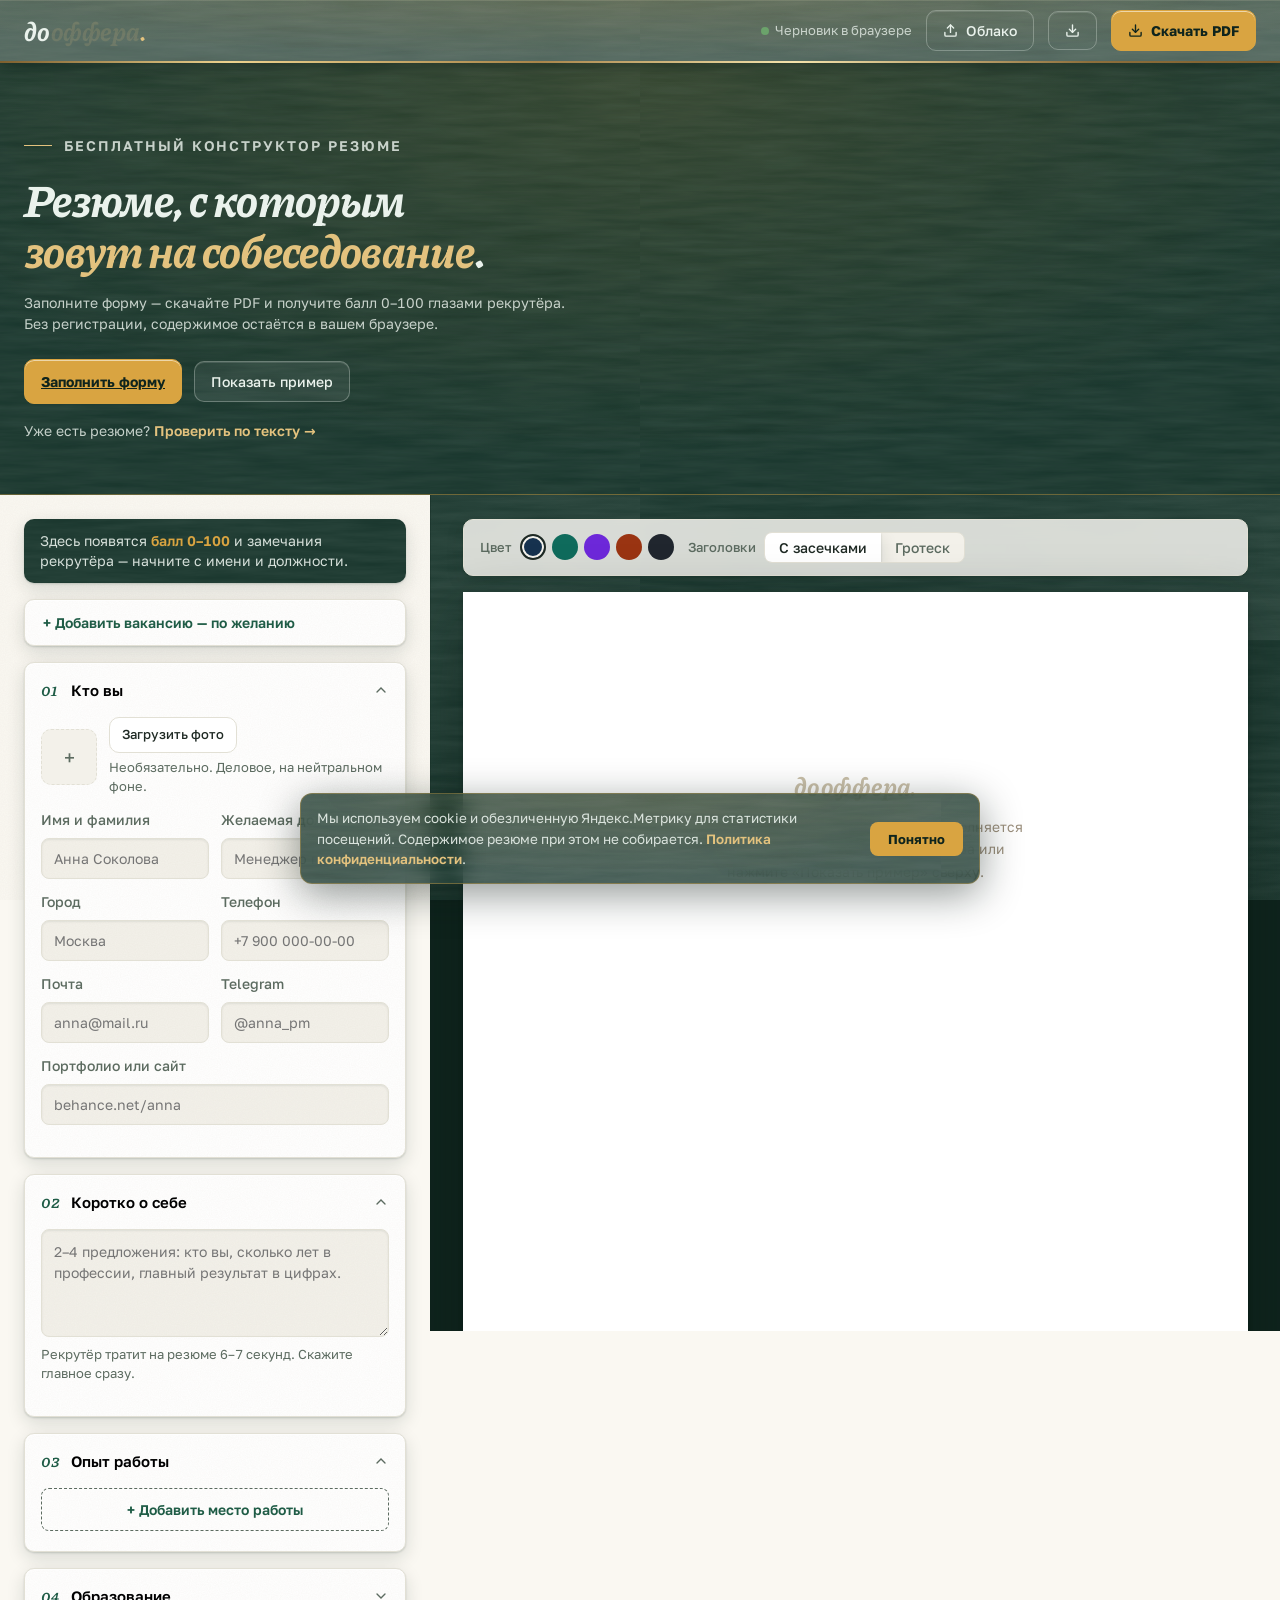
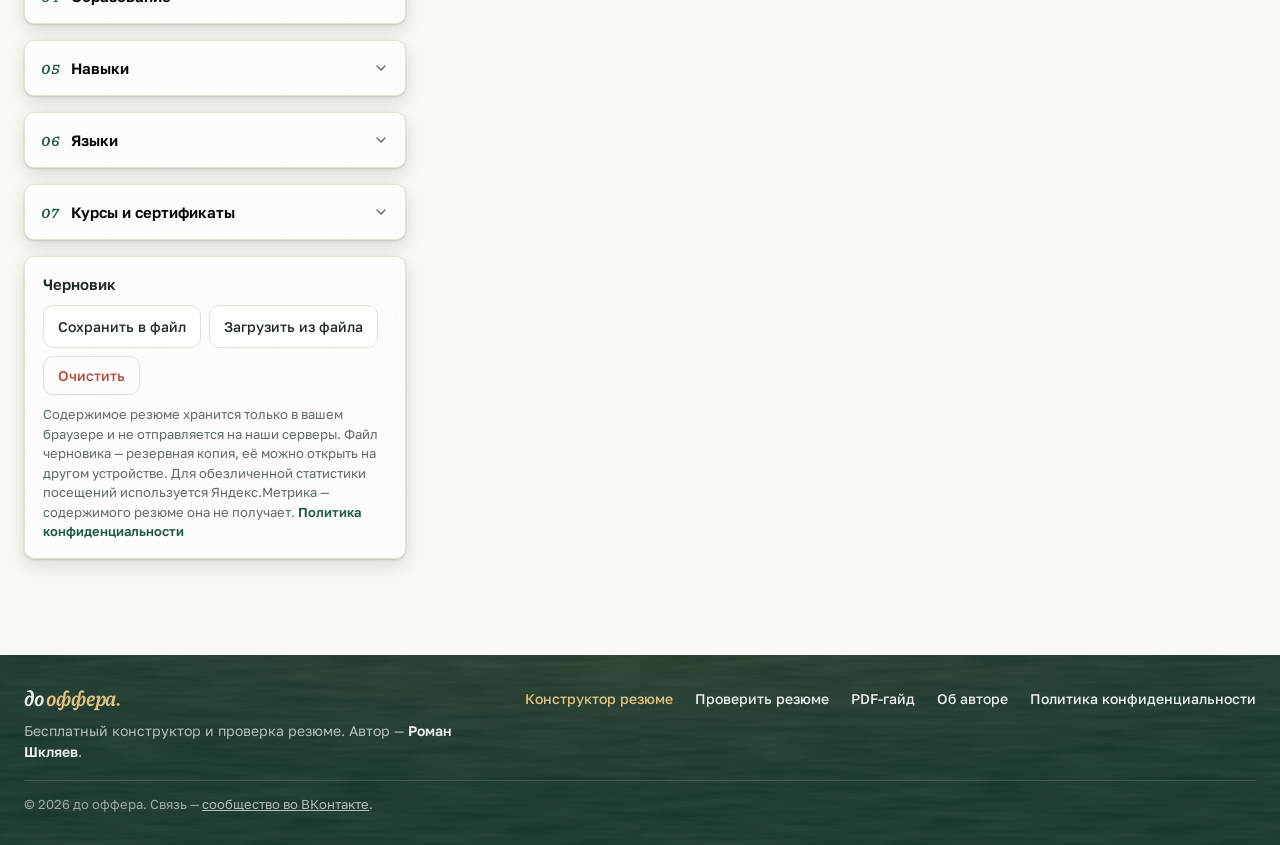
<file: index.html>
<!DOCTYPE html>
<html lang="ru">
<head>
<meta charset="UTF-8">
<meta name="viewport" content="width=device-width, initial-scale=1.0">
<title>до оффера. — конструктор резюме: заполните форму и скачайте PDF бесплатно</title>
<link rel="icon" href="data:image/svg+xml,%3Csvg xmlns='http://www.w3.org/2000/svg' viewBox='0 0 64 64'%3E%3Crect width='64' height='64' rx='14' fill='%23D9A441'/%3E%3Ctext x='32' y='46' font-family='Georgia,serif' font-style='italic' font-weight='700' font-size='38' text-anchor='middle' fill='%230F241D'%3Eд.%3C/text%3E%3C/svg%3E">
<meta name="theme-color" content="#17342B">
<meta name="yandex-verification" content="bf4db4d4021c4e03">
<meta name="yandex-verification" content="8a9322e1d1e2fa7e">
<link rel="canonical" href="https://do-offera.ru/">
<meta name="description" content="Бесплатный конструктор резюме на русском: заполните форму, посмотрите живой предпросмотр на листе A4 и скачайте готовый PDF. Проверка «глазами рекрутёра» и совпадение с вакансией — прямо в браузере, содержимое резюме остаётся на вашем устройстве.">
<meta property="og:title" content="до оффера. — конструктор резюме с «взглядом рекрутёра»">
<meta property="og:description" content="Соберите сильное резюме за 15 минут: живой предпросмотр, подсказки рекрутёра, проверка под вакансию, PDF. Бесплатно, содержимое резюме не покидает ваш браузер.">
<meta property="og:type" content="website">
<meta property="og:url" content="https://do-offera.ru/">
<meta property="og:image" content="https://do-offera.ru/og-image.png">
<meta property="og:image:width" content="1200">
<meta property="og:image:height" content="630">
<meta property="og:image:alt" content="до оффера. — конструктор резюме">
<meta name="twitter:card" content="summary_large_image">
<link rel="stylesheet" href="fonts/fonts.css">
<link rel="stylesheet" href="css/base.css">
<style>
/* Страничные стили конструктора. Общий слой (токены, дерево,
   шапка, кнопки, подвал, cookie) — в css/base.css */

/* ---------- Каркас ---------- */
.layout{
  max-width:1440px;margin:0 auto;
  display:grid;grid-template-columns:430px 1fr;
  gap:0;align-items:start;
}
.editor{
  padding:24px 24px 96px;
  display:flex;flex-direction:column;gap:16px;
  scroll-margin-top:80px;
}
.stage{
  position:sticky;top:var(--tb-h);
  height:calc(100vh - var(--tb-h));
  overflow:auto;
  padding:24px 32px 48px;
  background-color:var(--wood-stage);
  background-image:
    radial-gradient(150% 110% at 50% 45%,transparent 50%,rgba(6,18,14,.5) 100%),
    radial-gradient(120% 50% at 70% -8%,rgba(234,242,236,.16),transparent 60%),
    var(--stage-tex);
  background-attachment:fixed;
  border-left:1px solid rgba(10,30,24,.28);
}
/* Тонкий скроллбар сцены — в тонах дерева */
.stage::-webkit-scrollbar{width:10px}
.stage::-webkit-scrollbar-track{background:transparent}
.stage::-webkit-scrollbar-thumb{
  background:rgba(23,52,43,.45);border-radius:99px;
  border:2px solid transparent;background-clip:padding-box;
}
.stage::-webkit-scrollbar-thumb:hover{background:rgba(23,52,43,.65);border:2px solid transparent;background-clip:padding-box}

/* ---------- Загрузка: бумаги ложатся на стол по очереди ---------- */
body.boot .editor > *{
  animation:settle .55s cubic-bezier(.22,.61,.36,1) both;
  animation-delay:calc(.1s + var(--i,0) * .055s);
}
.editor > :nth-child(1){--i:0}
.editor > :nth-child(2){--i:1}
.editor > :nth-child(3){--i:2}
.editor > :nth-child(4){--i:3}
.editor > :nth-child(5){--i:4}
.editor > :nth-child(6){--i:5}
.editor > :nth-child(7){--i:6}
.editor > :nth-child(8){--i:7}
.editor > :nth-child(9){--i:8}
.editor > :nth-child(10){--i:9}
.editor > :nth-child(11){--i:10}
.editor > :nth-child(12){--i:11}
.editor > :nth-child(13){--i:12}
body.boot .sheet-wrap{animation:lay .8s .3s cubic-bezier(.22,.61,.36,1) both}
body.boot .expert-cta{animation:settle .6s .9s cubic-bezier(.22,.61,.36,1) both}

/* ---------- Готовность: жёлтый маркер ---------- */
.readiness{
  background:var(--marker);color:var(--walnut-deep);
  border-radius:var(--radius);
  padding:16px 18px;
  box-shadow:var(--shadow-card),inset 0 1px 0 rgba(255,255,255,.6);
}
.readiness-top{display:flex;justify-content:space-between;align-items:baseline;gap:10px}
.readiness-top h2{font-size:15px;font-weight:700;letter-spacing:.02em}
.readiness-top .pct{font-family:"Piazzolla",Georgia,serif;font-style:italic;font-weight:700;font-size:30px}
.readiness-top .pct small{font-size:13px;font-weight:400;color:rgba(34,26,17,.62);margin-left:2px}
.meter{height:8px;background:rgba(34,26,17,.16);border-radius:99px;margin:10px 0 8px;overflow:hidden}
.meter i{display:block;height:100%;width:0;background:var(--walnut-deep);border-radius:99px;transition:width .4s ease}
.readiness p{font-size:14px;color:rgba(34,26,17,.82);line-height:1.45}
.readiness p b{color:var(--walnut-deep);font-weight:600}

/* ---------- Пустая форма ---------- */
.empty-promise{
  display:none;
  background-color:var(--walnut);
  background-image:var(--grain-dark);
  color:rgba(234,242,236,.9);
  border-radius:var(--radius);padding:12px 16px;
  font-size:14px;line-height:1.45;box-shadow:var(--shadow-card);
}
.empty-promise b{color:var(--marker);font-weight:600}
body.form-empty .empty-promise{display:block}
body.form-empty .readiness,body.form-empty #lintCard{display:none}
.vac-open{display:none;width:100%;background:none;border:none;text-align:left;padding:14px 18px;font-size:14px;font-weight:600;color:var(--pen)}
.vac-open:hover{color:var(--pen-deep)}
#vacCard.collapsed{padding:0}
#vacCard.collapsed .vac-open{display:block}
#vacCard.collapsed > :not(.vac-open){display:none}

/* ---------- Взгляд рекрутёра ---------- */
.lint-card{padding:16px 18px}
.lint-head{display:flex;justify-content:space-between;align-items:center;gap:10px;margin-bottom:10px}
.lint-head h2{font-size:15px;font-weight:600}
.lint-badge{font-size:12.5px;font-weight:600;color:var(--ink-soft);background:var(--paper-soft);border-radius:99px;padding:3px 10px;white-space:nowrap}
.lint-badge.warn{background:#F6ECCB;color:#6E570F}
.lint-badge.ok{background:var(--ok-soft);color:var(--ok)}
#lintList{list-style:none;display:flex;flex-direction:column;gap:9px}
#lintList li{display:flex;gap:9px;font-size:14px;line-height:1.5;color:var(--ink-soft)}
#lintList li i{width:8px;height:8px;border-radius:50%;margin-top:6px;flex:none}
#lintList li.l-warn i{background:#C9A227}
#lintList li.l-ok i{background:var(--ok)}
#lintList li.l-info i{background:var(--muted)}
#lintList li.l-empty i{background:var(--muted)}
#lintList b{color:var(--ink);font-weight:600}

/* ---------- Соответствие вакансии ---------- */
.lint-badge.bad{background:#F4E0DB;color:var(--danger)}
.vac-result{margin-top:12px;display:flex;flex-direction:column;gap:9px;font-size:14px;color:var(--ink-soft);line-height:1.5}
.vac-result b{color:var(--ink);font-weight:600}
.vac-chips{display:flex;flex-wrap:wrap;gap:6px}
.vac-chip{font-size:12.5px;border-radius:99px;padding:3px 10px;background:var(--paper-soft);color:var(--ink-soft)}
.vac-chip.hit{background:var(--ok-soft);color:var(--ok)}
.vac-chip.miss{background:#F6ECCB;color:#6E570F}
.vac-note{font-size:13.5px;line-height:1.5;color:var(--ink-soft);background:var(--paper-soft);border:1px solid var(--line);border-radius:8px;padding:8px 12px}
.vac-cta{font-size:14px;color:var(--ink)}
.vac-cta a{color:var(--pen);font-weight:600;text-decoration:none}
.vac-cta a:hover{text-decoration:underline}

/* ---------- Блок услуги ---------- */
.expert-cta{
  margin:18px auto 0;
  background:var(--paper);
  border:1px solid var(--line);
  border-top:3px solid var(--marker);
  border-radius:var(--radius);
  box-shadow:var(--shadow-card);
  padding:18px 20px;
  display:flex;gap:18px;align-items:center;flex-wrap:wrap;
}
.expert-cta .expert-txt{flex:1;min-width:260px}
.expert-cta h3{font-size:17px;font-weight:700;margin-bottom:4px}
.expert-cta p{font-size:14px;color:var(--ink-soft);line-height:1.5}
.expert-cta .offer-h{
  display:flex;align-items:center;gap:12px;
  font-size:13px;font-weight:700;letter-spacing:.1em;text-transform:uppercase;color:var(--ink-soft);margin:16px 0 8px;
}
.expert-cta .offer-h::after{content:"";flex:1;height:1px;background:rgba(217,164,65,.5)}
.expert-cta .offer-steps{margin:0;padding-left:20px;display:grid;gap:6px}
.expert-cta .offer-steps li{font-size:14px;color:var(--ink);line-height:1.45}
.expert-cta .offer-list{list-style:none;margin:0;display:grid;gap:7px}
.expert-cta .offer-list li{font-size:14px;color:var(--ink);line-height:1.45}
.expert-cta .offer-list .hl{
  font-weight:700;padding:0 3px;
  background-image:linear-gradient(transparent 55%,var(--marker) 55%,var(--marker) 92%,transparent 92%);
  background-repeat:no-repeat;background-size:100% 100%;
}
body.boot .expert-cta .offer-list .hl{animation:swipe .6s .8s cubic-bezier(.3,.6,.2,1) both}
.expert-cta .offer-guarantee{
  font-size:14px;color:var(--ink);line-height:1.5;margin-top:16px;
  padding:12px 16px;border-radius:8px;
  background:#EAF4EE;border:1px solid #CBE4D5;
}
.expert-cta .offer-sample{display:grid;grid-template-columns:1fr 1fr;gap:10px}
.expert-cta .offer-sample a{display:block;border:1px solid var(--line);border-radius:8px;overflow:hidden;background:#fff}
.expert-cta .offer-sample img{display:block;width:100%;height:auto}
.expert-cta .offer-sample-cap{font-size:13px;margin-top:8px}
.expert-cta .offer-prices{list-style:none;margin:0;display:grid;gap:7px}
.expert-cta .offer-prices li{font-size:14px;color:var(--ink);line-height:1.45}
.expert-cta .offer-prices b{font-weight:600}
.expert-cta .offer-foot{display:flex;align-items:center;gap:14px;flex-wrap:wrap;margin-top:16px}
.expert-cta .offer-price{font-size:14px;color:var(--ink-soft);flex:1;min-width:180px;line-height:1.4}
.expert-cta .offer-price b{font-size:19px;color:var(--ink);font-weight:700}
.expert-cta .offer-author{color:var(--ink);margin-bottom:8px}
.expert-cta .offer-articles{list-style:none;margin:0;display:grid;gap:7px}
.expert-cta .offer-articles li{font-size:14px;line-height:1.45}
.expert-cta .offer-articles .src{font-size:12.5px;color:var(--ink-soft);margin-right:4px}
.expert-cta .offer-articles a{color:var(--pen);text-decoration:none}
.expert-cta .offer-articles a:hover{text-decoration:underline}

/* ---------- Черновик и приватность ---------- */
.draft-row{display:flex;gap:8px;flex-wrap:wrap}
.draft-row .btn{font-size:14px;padding:10px 14px}
.privacy{font-size:13px;color:var(--ink-soft);line-height:1.5;margin-top:2px}
.save-warn{font-size:13px;color:var(--danger);line-height:1.5;margin-top:12px}

/* ---------- Карточки формы ---------- */
.card{
  background-color:var(--paper);
  background-image:var(--paper-noise);
  border:1px solid var(--line);
  border-radius:var(--radius);
  box-shadow:var(--shadow-card),inset 0 1px 0 rgba(255,255,255,.8);
  transition:box-shadow .35s ease;
}
.card:hover{box-shadow:var(--shadow-card-hover)}
.card-head:hover{background:var(--paper-soft)}
.card > .card-head{
  width:100%;display:flex;align-items:center;gap:10px;
  padding:16px;background:none;border:none;text-align:left;
  border-radius:var(--radius);
}
.card-head .num{
  font-family:"Piazzolla",Georgia,serif;font-style:italic;font-weight:700;
  color:var(--pen);font-size:15px;width:20px;flex:none;
}
.card-head h2{font-size:15px;font-weight:600;flex:1}
.card-head .chev{transition:transform .2s;color:var(--ink-soft);flex:none}
.card.open .chev{transform:rotate(180deg)}
.card-body{display:none;padding:0 16px 20px}
.card.open .card-body{display:block}

.grid2{display:grid;grid-template-columns:minmax(0,1fr) minmax(0,1fr);gap:12px}
.field{display:flex;flex-direction:column;gap:8px;margin-bottom:12px;min-width:0}
.field label{font-size:14px;font-weight:500;color:var(--ink-soft)}
.field input,.field textarea,.field select{
  border:1px solid var(--line);border-radius:8px;
  padding:11px 12px;
  background-color:var(--paper-soft);
  background-image:var(--paper-noise);
  box-shadow:inset 0 1px 2px rgba(15,36,29,.08);
  width:100%;min-width:0;
  transition:border-color .15s;
}
.field input:focus,.field textarea:focus,.field select:focus{border-color:var(--pen);outline:none;background:var(--paper)}
.field input:focus-visible,.field textarea:focus-visible,.field select:focus-visible{outline:3px solid rgba(31,92,70,.22);outline-offset:1px}
.field textarea{resize:vertical;min-height:74px;line-height:1.5}
.hint{font-size:13px;color:var(--ink-soft)}

/* фото */
.photo-row{display:flex;align-items:center;gap:12px;margin-bottom:12px}
.photo-thumb{
  width:56px;height:56px;border-radius:10px;flex:none;
  background:var(--paper-soft);border:1px dashed var(--line);
  display:flex;align-items:center;justify-content:center;
  color:var(--ink-soft);font-size:20px;overflow:hidden;
}
.photo-thumb img{width:100%;height:100%;object-fit:cover}

/* динамические записи */
.entry{
  border:1px solid var(--line);border-radius:8px;
  padding:12px;margin-bottom:12px;background:var(--paper-soft);
  position:relative;
}
.entry-tools{
  position:absolute;top:8px;right:8px;display:flex;gap:2px;
}
.icon-btn{
  border:none;background:transparent;color:var(--ink-soft);
  width:28px;height:28px;border-radius:6px;
  display:flex;align-items:center;justify-content:center;font-size:14px;
}
.icon-btn:hover{background:var(--paper-soft);color:var(--ink)}
.icon-btn.del:hover{color:var(--danger)}
.add-btn{
  width:100%;border:1px dashed var(--ink-soft);background:transparent;
  color:var(--pen);font-weight:600;font-size:14px;
  border-radius:8px;padding:12px;
}
.add-btn:hover{border-color:var(--pen);background:rgba(31,92,70,.04)}
.current-row{display:flex;align-items:center;gap:8px;font-size:13px;color:var(--ink-soft);margin-bottom:10px}
.current-row input{width:16px;height:16px;accent-color:var(--pen)}

/* навыки-теги */
.tags{display:flex;flex-wrap:wrap;gap:6px;margin-bottom:8px}
.tag{
  background:var(--paper-soft);border-radius:99px;padding:4px 6px 4px 12px;
  font-size:13px;display:inline-flex;align-items:center;gap:4px;
}
.tag button{border:none;background:none;color:var(--ink-soft);font-size:14px;line-height:1;padding:2px 4px;border-radius:50%}
.tag button:hover{color:var(--danger)}

/* ---------- Сцена предпросмотра ---------- */
.stage-tools{
  display:flex;align-items:center;gap:14px;flex-wrap:wrap;
  margin-bottom:16px;
  background-color:rgba(255,253,248,.82);
  backdrop-filter:blur(10px);
  -webkit-backdrop-filter:blur(10px);
  border:1px solid var(--line);
  border-radius:var(--radius);
  box-shadow:var(--shadow-card);
  padding:12px 16px;
}
body.boot .stage-tools{animation:settle .5s .5s cubic-bezier(.22,.61,.36,1) both}
.stage-tools .group{display:flex;align-items:center;gap:8px}
.stage-tools .lbl{font-size:13px;font-weight:500;color:var(--ink-soft)}
.swatches{display:flex;gap:6px}
.swatch{
  width:26px;height:26px;border-radius:50%;border:2px solid transparent;
  padding:0;position:relative;
}
.swatch.active{border-color:var(--ink);box-shadow:inset 0 0 0 2px var(--paper-soft)}
.seg{display:flex;background:var(--paper-soft);border:1px solid var(--line);border-radius:8px;overflow:hidden}
.seg button{border:none;background:transparent;padding:6px 14px;font-size:14px;font-weight:500;color:var(--ink-soft)}
.seg button.active{background:var(--paper);color:var(--ink);box-shadow:var(--shadow-card)}

.sheet-wrap{position:relative;margin:0 auto;transition:height .2s}
.sheet{
  width:var(--sheet-w);
  min-height:1123px; /* 297mm */
  background:var(--paper);
  box-shadow:var(--shadow-sheet);
  transform-origin:top left;
  padding:56px 60px;
}

/* ---------- Само резюме ---------- */
.sheet{--acc:#16324F;font-family:"Golos Text",system-ui,sans-serif;color:#20262E}
.sheet.f-serif .r-name,.sheet.f-serif .r-sec-title{font-family:"Piazzolla",Georgia,serif}
.r-head{display:flex;gap:24px;align-items:flex-start;border-bottom:3px solid var(--acc);padding-bottom:20px}
.r-head-main{flex:1;min-width:0}
.r-name{font-size:34px;font-weight:700;line-height:1.15;color:var(--acc);letter-spacing:-.01em}
.r-title{font-size:17px;margin-top:4px;color:#3d4650;font-weight:500}
.r-contacts{margin-top:12px;display:flex;flex-wrap:wrap;gap:4px 18px;font-size:13px;color:#4b545e}
.r-contacts span{white-space:nowrap}
.r-photo{width:104px;height:104px;border-radius:8px;object-fit:cover;flex:none}
.r-sec{margin-top:24px}
.r-sec-title{
  font-size:15px;font-weight:700;color:var(--acc);
  text-transform:uppercase;letter-spacing:.09em;
  margin-bottom:10px;display:flex;align-items:center;gap:10px;
}
.r-sec-title::after{content:"";flex:1;height:1px;background:#E3E1DA}
.r-about{font-size:14px;line-height:1.6;color:#333a42;white-space:pre-line}
.r-item{margin-bottom:14px}
.r-item:last-child{margin-bottom:0}
.r-item-top{display:flex;justify-content:space-between;gap:14px;align-items:baseline}
.r-item-role{font-size:15px;font-weight:600}
.r-item-where{font-size:13.5px;color:#4b545e;margin-top:1px}
.r-item-dates{font-size:12.5px;color:#6b7480;white-space:nowrap;flex:none}
.r-item-desc{font-size:13.5px;line-height:1.55;color:#333a42;margin-top:6px;white-space:pre-line}
.r-skills{display:flex;flex-wrap:wrap;gap:6px}
.r-skill{
  font-size:12.5px;border:1px solid var(--acc);color:var(--acc);
  padding:3px 10px;border-radius:99px;
}
.r-lang{display:flex;justify-content:space-between;font-size:13.5px;padding:3px 0}
.r-lang i{font-style:normal;color:#6b7480}
.r-two{display:grid;grid-template-columns:1fr 1fr;gap:0 32px}
.r-empty{
  text-align:center;padding:120px 40px;color:var(--muted);
}
.r-empty .r-empty-mark{
  font-family:"Piazzolla",Georgia,serif;font-style:italic;font-weight:700;
  font-size:26px;color:#C9BFA9;margin-bottom:12px;
}
.r-empty p{font-size:14px;max-width:340px;margin:0 auto;line-height:1.6}

/* ---------- Логотип-воронка: «оффера» проявляется с ростом балла ---------- */
/* Пустая форма — слово-призрак (цель ещё не видна); балл растёт — слово материализуется
   до латунного золота; скачал PDF — золото становится ярче (финиш). Механика только здесь,
   на конструкторе: на остальных страницах логотип статичен. */
.wordmark em{
  opacity:calc(.15 + .85*var(--offer-progress,0));
  transition:opacity .4s ease;
}
.wordmark .wm-dot,.sf-mark .wm-dot{color:var(--gold)}
body.goal .wordmark em,body.goal .wordmark .wm-dot{color:#F0D394}

/* ---------- Мобильная версия ---------- */
.mobile-tabs{display:none}
@media (max-width:1023px){
  .layout{grid-template-columns:1fr}
  .stage{position:static;height:auto;border-left:none;border-top:1px solid rgba(10,30,24,.28)}
  .mobile-tabs{
    display:flex;position:fixed;bottom:14px;left:50%;transform:translateX(-50%);
    z-index:60;
    background-color:rgba(23,52,43,.85);
    background-image:var(--grain-dark);
    backdrop-filter:blur(12px);
    -webkit-backdrop-filter:blur(12px);
    border:1px solid rgba(217,164,65,.4);
    border-radius:99px;padding:4px;
    box-shadow:0 8px 30px rgba(8,22,18,.5);
  }
  .mobile-tabs button{
    border:none;background:transparent;color:rgba(234,242,236,.75);
    padding:9px 22px;border-radius:99px;font-size:14px;font-weight:600;
  }
  .mobile-tabs button.active{background:var(--marker);color:var(--walnut-deep)}
  body.show-preview .editor{display:none}
  body:not(.show-preview) .stage{display:none}
}

/* ---------- Печать ---------- */
@media print{
  @page{size:A4;margin:0}
  .topbar,.hero,.editor,.stage-tools,.mobile-tabs,.print-hint,.expert-cta{display:none!important}
  .layout{display:block;max-width:none}
  .stage{position:static;height:auto;overflow:visible;padding:0;background:#fff;border:none;display:block!important}
  .sheet-wrap{height:auto!important;margin:0;animation:none!important;transform:none!important}
  .sheet{
    transform:none!important;width:210mm;min-height:auto;
    box-shadow:none;padding:14mm 15mm;
  }
  .r-sec,.r-item{break-inside:avoid}
}
.print-hint{font-size:13.5px;color:#3A2E1C;text-align:center;margin-top:16px}

/* Телефон: шапка в два ряда и низкая плашка cookie — чтобы первое поле анкеты было видно сразу */
@media (max-width:420px){
  .topbar-in{padding:8px 16px;gap:8px 10px}
  .wordmark{font-size:22px}
  .savestate{display:none}
  #downloadPdf{order:1;margin-left:auto}
  .topbar .btn{padding:7px 11px;font-size:13px}
  .cookie-bar{padding:10px 12px;gap:10px;flex-wrap:nowrap}
  .cookie-bar p{font-size:12px;min-width:0}
  .cookie-bar button{padding:8px 12px}
}
</style>
<!-- Yandex.Metrika counter -->
<script type="text/javascript">
   (function(m,e,t,r,i,k,a){
       m[i]=m[i]||function(){(m[i].a=m[i].a||[]).push(arguments)};
       m[i].l=1*new Date();
       for (var j = 0; j < document.scripts.length; j++) {if (document.scripts[j].src === r) { return; }}
       k=e.createElement(t),a=e.getElementsByTagName(t)[0],k.async=1,k.src=r,a.parentNode.insertBefore(k,a)
   })(window, document, "script", "https://mc.yandex.ru/metrika/tag.js?id=110415141", "ym");

   /* webvisor ОТКЛЮЧЁН намеренно: он записывает весь DOM, включая предпросмотр
      резюме с реальными ФИО/телефоном/почтой, — это нарушало бы обещание
      «содержимое резюме не покидает браузер». Оставляем обезличенный счётчик
      посещений и цели воронки (order_review, pdf_download и т.д.). */
   ym(110415141, "init", {
        ssr:true,
        webvisor:false,
        clickmap:true,
        accurateTrackBounce:true,
        trackLinks:true
   });
</script>
<noscript><div><img src="https://mc.yandex.ru/watch/110415141" style="position:absolute; left:-9999px;" alt="" /></div></noscript>
<!-- /Yandex.Metrika counter -->
</head>
<body class="form-empty">
<script>document.body.classList.add("boot");window.setTimeout(function(){document.body.classList.remove("boot")},1800);</script>

<header class="topbar">
  <div class="topbar-in">
    <a class="wordmark" href="#">до <em>оффера</em><span class="wm-dot">.</span></a>
    <span class="savestate" id="saveState"><span class="dot"></span><span id="saveText">Черновик в браузере</span></span>
    <!-- Облачный черновик: кнопки раскрывает js/cloud-draft.js при заданном адресе API -->
    <button class="btn btn-ghost" id="cloudSave" type="button" hidden title="Сохранить черновик в облако">
      <svg width="15" height="15" viewBox="0 0 24 24" fill="none" stroke="currentColor" stroke-width="2.2" stroke-linecap="round" stroke-linejoin="round"><path d="M21 15v4a2 2 0 0 1-2 2H5a2 2 0 0 1-2-2v-4"/><polyline points="17 8 12 3 7 8"/><line x1="12" y1="3" x2="12" y2="15"/></svg>
      Облако
    </button>
    <button class="btn btn-ghost" id="cloudLoad" type="button" hidden title="Загрузить черновик из облака по коду">
      <svg width="15" height="15" viewBox="0 0 24 24" fill="none" stroke="currentColor" stroke-width="2.2" stroke-linecap="round" stroke-linejoin="round"><path d="M21 15v4a2 2 0 0 1-2 2H5a2 2 0 0 1-2-2v-4"/><polyline points="7 10 12 15 17 10"/><line x1="12" y1="15" x2="12" y2="3"/></svg>
    </button>
    <button class="btn btn-primary" id="downloadPdf" type="button">
      <svg width="15" height="15" viewBox="0 0 24 24" fill="none" stroke="currentColor" stroke-width="2.2" stroke-linecap="round" stroke-linejoin="round"><path d="M21 15v4a2 2 0 0 1-2 2H5a2 2 0 0 1-2-2v-4"/><polyline points="7 10 12 15 17 10"/><line x1="12" y1="15" x2="12" y2="3"/></svg>
      Скачать PDF
    </button>
  </div>
</header>

<header class="hero">
  <div class="hero-in">
    <p class="hero-eyebrow">Бесплатный конструктор резюме</p>
    <h1>Резюме, с которым <em>зовут на&nbsp;собеседование</em>.</h1>
    <p>Заполните форму — скачайте PDF и получите балл 0–100 глазами рекрутёра. Без регистрации, содержимое остаётся в вашем браузере.</p>
    <div class="hero-actions">
      <a class="btn btn-primary" href="#editor">Заполнить форму</a>
      <button class="btn" id="fillExample" type="button">Показать пример</button>
    </div>
    <p class="hero-aside">Уже есть резюме? <a href="proverit-rezyume/">Проверить по тексту →</a></p>
  </div>
</header>

<div class="layout">

  <!-- ================= РЕДАКТОР ================= -->
  <main class="editor" id="editor">

    <p class="empty-promise">Здесь появятся <b>балл 0–100</b> и замечания рекрутёра — начните с имени и должности.</p>

    <div class="readiness">
      <div class="readiness-top">
        <h2>Балл резюме</h2>
        <span class="pct" id="readyPct">—</span>
      </div>
      <div class="meter"><i id="readyBar"></i></div>
      <p id="readyTip">Начните с имени и желаемой должности — это первое, что видит рекрутёр.</p>
    </div>

    <section class="card lint-card" id="lintCard" aria-live="polite">
      <div class="lint-head">
        <h2>Взгляд рекрутёра</h2>
        <span class="lint-badge" id="lintBadge">—</span>
      </div>
      <ul id="lintList"></ul>
    </section>

    <section class="card lint-card collapsed" id="vacCard">
      <button class="vac-open" id="vacOpen" type="button">+ Добавить вакансию — по желанию</button>
      <div class="lint-head">
        <h2>Соответствие вакансии</h2>
        <span class="lint-badge" id="vacBadge">—</span>
      </div>
      <div class="field" style="margin-bottom:0">
        <textarea id="vacText" data-bind="vacancy" rows="5" placeholder="Вставьте сюда текст вакансии (например, с hh) — покажу, каких слов из неё не хватает в вашем резюме."></textarea>
        <span class="hint">Сравнение происходит в браузере: текст вакансии никуда не отправляется.</span>
      </div>
      <div id="vacResult" class="vac-result" hidden></div>
    </section>

    <!-- 1. Личные данные -->
    <section class="card open" data-card>
      <button class="card-head" type="button" data-toggle aria-expanded="true">
        <span class="num">01</span><h2>Кто вы</h2>
        <svg class="chev" width="16" height="16" viewBox="0 0 24 24" fill="none" stroke="currentColor" stroke-width="2" stroke-linecap="round"><polyline points="6 9 12 15 18 9"/></svg>
      </button>
      <div class="card-body">
        <div class="photo-row">
          <div class="photo-thumb" id="photoThumb">+</div>
          <div>
            <label class="btn" style="padding:7px 12px;font-size:13px">
              Загрузить фото
              <input type="file" id="photoInput" accept="image/*" hidden>
            </label>
            <button class="btn btn-ghost" id="photoRemove" type="button" style="padding:7px 10px;font-size:13px;display:none">Убрать</button>
            <div class="hint" style="margin-top:5px">Необязательно. Деловое, на нейтральном фоне.</div>
          </div>
        </div>
        <div class="grid2">
          <div class="field"><label for="f-name">Имя и фамилия</label><input id="f-name" data-bind="personal.name" placeholder="Анна Соколова"></div>
          <div class="field"><label for="f-title">Желаемая должность</label><input id="f-title" data-bind="personal.title" placeholder="Менеджер проектов"></div>
        </div>
        <div class="grid2">
          <div class="field"><label for="f-city">Город</label><input id="f-city" data-bind="personal.city" placeholder="Москва"></div>
          <div class="field"><label for="f-phone">Телефон</label><input id="f-phone" data-bind="personal.phone" placeholder="+7 900 000-00-00"></div>
        </div>
        <div class="grid2">
          <div class="field"><label for="f-email">Почта</label><input id="f-email" data-bind="personal.email" placeholder="anna@mail.ru"></div>
          <div class="field"><label for="f-tg">Telegram</label><input id="f-tg" data-bind="personal.telegram" placeholder="@anna_pm"></div>
        </div>
        <div class="field"><label for="f-site">Портфолио или сайт</label><input id="f-site" data-bind="personal.site" placeholder="behance.net/anna"></div>
      </div>
    </section>

    <!-- 2. О себе -->
    <section class="card open" data-card>
      <button class="card-head" type="button" data-toggle aria-expanded="true">
        <span class="num">02</span><h2>Коротко о себе</h2>
        <svg class="chev" width="16" height="16" viewBox="0 0 24 24" fill="none" stroke="currentColor" stroke-width="2" stroke-linecap="round"><polyline points="6 9 12 15 18 9"/></svg>
      </button>
      <div class="card-body">
        <div class="field">
          <textarea data-bind="about" rows="4" placeholder="2–4 предложения: кто вы, сколько лет в профессии, главный результат в цифрах." aria-label="Коротко о себе"></textarea>
          <span class="hint">Рекрутёр тратит на резюме 6–7 секунд. Скажите главное сразу.</span>
        </div>
      </div>
    </section>

    <!-- 3. Опыт -->
    <section class="card open" data-card>
      <button class="card-head" type="button" data-toggle aria-expanded="true">
        <span class="num">03</span><h2>Опыт работы</h2>
        <svg class="chev" width="16" height="16" viewBox="0 0 24 24" fill="none" stroke="currentColor" stroke-width="2" stroke-linecap="round"><polyline points="6 9 12 15 18 9"/></svg>
      </button>
      <div class="card-body">
        <div id="expList"></div>
        <button class="add-btn" id="addExp" type="button">+ Добавить место работы</button>
      </div>
    </section>

    <!-- 4. Образование -->
    <section class="card" data-card>
      <button class="card-head" type="button" data-toggle aria-expanded="false">
        <span class="num">04</span><h2>Образование</h2>
        <svg class="chev" width="16" height="16" viewBox="0 0 24 24" fill="none" stroke="currentColor" stroke-width="2" stroke-linecap="round"><polyline points="6 9 12 15 18 9"/></svg>
      </button>
      <div class="card-body">
        <div id="eduList"></div>
        <button class="add-btn" id="addEdu" type="button">+ Добавить образование</button>
      </div>
    </section>

    <!-- 5. Навыки -->
    <section class="card" data-card>
      <button class="card-head" type="button" data-toggle aria-expanded="false">
        <span class="num">05</span><h2>Навыки</h2>
        <svg class="chev" width="16" height="16" viewBox="0 0 24 24" fill="none" stroke="currentColor" stroke-width="2" stroke-linecap="round"><polyline points="6 9 12 15 18 9"/></svg>
      </button>
      <div class="card-body">
        <div class="tags" id="skillTags"></div>
        <div class="field">
          <input id="skillInput" placeholder="Введите навык и нажмите Enter" aria-label="Новый навык">
          <span class="hint">Например: Excel, переговоры, Figma, английский B2. 6–12 навыков достаточно.</span>
        </div>
      </div>
    </section>

    <!-- 6. Языки -->
    <section class="card" data-card>
      <button class="card-head" type="button" data-toggle aria-expanded="false">
        <span class="num">06</span><h2>Языки</h2>
        <svg class="chev" width="16" height="16" viewBox="0 0 24 24" fill="none" stroke="currentColor" stroke-width="2" stroke-linecap="round"><polyline points="6 9 12 15 18 9"/></svg>
      </button>
      <div class="card-body">
        <div id="langList"></div>
        <button class="add-btn" id="addLang" type="button">+ Добавить язык</button>
      </div>
    </section>

    <!-- 7. Курсы -->
    <section class="card" data-card>
      <button class="card-head" type="button" data-toggle aria-expanded="false">
        <span class="num">07</span><h2>Курсы и сертификаты</h2>
        <svg class="chev" width="16" height="16" viewBox="0 0 24 24" fill="none" stroke="currentColor" stroke-width="2" stroke-linecap="round"><polyline points="6 9 12 15 18 9"/></svg>
      </button>
      <div class="card-body">
        <div id="courseList"></div>
        <button class="add-btn" id="addCourse" type="button">+ Добавить курс</button>
      </div>
    </section>

    <div class="card lint-card">
      <div class="lint-head"><h2>Черновик</h2></div>
      <div class="draft-row">
        <button class="btn" id="exportDraft" type="button">Сохранить в файл</button>
        <label class="btn">
          Загрузить из файла
          <input type="file" id="importDraft" accept="application/json,.json" hidden>
        </label>
        <button class="btn btn-ghost btn-danger" id="resetAll" type="button">Очистить</button>
      </div>
      <p class="save-warn" id="saveWarn" hidden>Черновик не влез в хранилище браузера — после закрытия страницы он потеряется. Нажмите «Сохранить в файл», чтобы сделать резервную копию. Обычно мешает фото — попробуйте его убрать.</p>
      <p class="privacy" style="margin-top:10px">Содержимое резюме хранится только в вашем браузере и не отправляется на наши серверы. Файл черновика — резервная копия, её можно открыть на другом устройстве. Для обезличенной статистики посещений используется Яндекс.Метрика — содержимого резюме она не получает. <a href="privacy.html" style="color:var(--pen);font-weight:600;text-decoration:none">Политика конфиденциальности</a></p>
    </div>

  </main>

  <!-- ================= ПРЕДПРОСМОТР ================= -->
  <section class="stage" id="stage" aria-label="Предпросмотр резюме">
    <div class="stage-tools">
      <div class="group">
        <span class="lbl">Цвет</span>
        <div class="swatches" id="swatches"></div>
      </div>
      <div class="group">
        <span class="lbl">Заголовки</span>
        <div class="seg" id="fontSeg">
          <button type="button" data-font="serif">С засечками</button>
          <button type="button" data-font="sans">Гротеск</button>
        </div>
      </div>
    </div>

    <div class="sheet-wrap" id="sheetWrap">
      <div class="sheet f-serif" id="sheet"></div>
    </div>
    <p class="print-hint">«Скачать PDF» откроет окно печати — выберите в нём «Сохранить как PDF».</p>

    <aside class="expert-cta">
      <div class="expert-txt">
        <h3>Резюме, на которое зовут — за один разбор</h3>
        <p class="offer-author">Разбор делает Роман Шкляев. Мои статьи о том, как устроен отбор резюме, — в конце блока.</p>
        <p>Не «поправлю ошибки», а покажу, где резюме теряет отклик, и переупакую опыт так, чтобы пройти первичный фильтр и дойти до живого человека.</p>
        <h4 class="offer-h">Как проходит</h4>
        <ol class="offer-steps">
          <li><b>Присылаете</b> резюме — ссылкой на hh или текстом — и 1–2 вакансии, на которые целитесь.</li>
          <li><b>Бесплатно и одним абзацем</b> говорю, на каком из шести мест резюме режется: поля, название, первый экран, слова вакансии, достижения, красные флаги. Если резюме в порядке и дело не в нём — скажу прямо.</li>
          <li><b>Полный разбор</b> — письменно, в течение суток, без созвонов. Потом две недели остаюсь на связи: исправите и пришлёте — посмотрю ещё раз и скажу, что осталось доделать.</li>
        </ol>
        <h4 class="offer-h">Что внутри полного разбора</h4>
        <ul class="offer-list">
          <li>🔍 <span class="hl">Проходимость</span>: какие слова и поля hh не дают пройти фильтр и дойти до живого человека</li>
          <li>🧩 Честные пробелы под вакансию — и чем их закрыть</li>
          <li>✍️ Топ-5 правок «было → стало» — готовые формулировки</li>
          <li>✉️ Черновик сопроводительного под вашу вакансию</li>
          <li>🗣️ Шпаргалка к звонку рекрутёра + 3 заготовки ответов для собеседования</li>
        </ul>
        <h4 class="offer-h">Как выглядит разбор</h4>
        <div class="offer-sample">
          <a href="img/obrazec-1.jpg" target="_blank" rel="noopener"><img src="img/obrazec-1.jpg" width="1000" height="1415" loading="lazy" alt="Образец разбора, страница 1: главное за минуту и готовые строки «было → стало»"></a>
          <a href="img/obrazec-2.jpg" target="_blank" rel="noopener"><img src="img/obrazec-2.jpg" width="1000" height="1415" loading="lazy" alt="Образец разбора, страница 2: что просят вакансии, куда откликаться и план на две недели"></a>
        </div>
        <p class="offer-sample-cap">Образец разбора под смену профессии: резюме, имя и вакансии вымышленные. Нажмите, чтобы открыть целиком.</p>
        <h4 class="offer-h">Другие форматы</h4>
        <ul class="offer-prices">
          <li><b>Смена профессии — 6 000 ₽.</b> Что из вашего опыта уже подходит новой сфере, готовые строки резюме, открытые вакансии со ссылками и два письма. 2 дня.</li>
          <li><b>Составлю резюме — 3 000 ₽.</b> Резюме целиком под ваши вакансии: текст по полям hh и PDF для рассылки. 2 дня.</li>
          <li><b>Сопровождение поиска — 12 000 ₽.</b> Разбор, подборка вакансий в первый день и через неделю, первый абзац письма под каждую вакансию, разбор ответов работодателей. 2 недели.</li>
          <li><b>Ведение до оффера — 20 000 ₽ в месяц, всего не больше 60 000 ₽.</b> Через 7 дней у вас — резюме под цель, 15–20 вакансий и первые отклики с письмами; дальше каждую неделю — новые вакансии и подготовка к каждому собеседованию.</li>
          <li><b>Письмо под вакансию — 1 500 ₽.</b> Сопроводительное под одну конкретную вакансию. Сутки.</li>
        </ul>
        <p class="offer-sample-cap">Какой формат нужен, подскажу после мини-диагноза.</p>
        <p class="offer-guarantee">✅ <b>Результат:</b> через сутки у вас — письменный разбор: где резюме режется, готовые правки и план откликов на две недели.</p>
        <div class="offer-foot">
          <div class="offer-price"><b>3 000 ₽</b> — полный разбор. Мини-диагноз — бесплатно.</div>
          <a class="btn btn-primary" id="expertBtn" href="#" target="_blank" rel="noopener noreferrer">Прислать резюме</a>
        </div>
        <h4 class="offer-h">Посчитать самому</h4>
        <p>PDF-гайд <a href="gayd/">«Как посчитать свой рынок на hh»</a> — 290 ₽. За один вечер узнаете, сколько вакансий под ваш опыт на самом деле и на какие 10–15 откликаться первыми.</p>
        <h4 class="offer-h">Статьи</h4>
        <ul class="offer-articles">
          <li><span class="src">hrtime</span> <a href="https://hrtime.ru/material/shest-mest-gde-rezhut-reziume-kak-proverit-svoe-za-odin-vecher-vy-otp-174285/" target="_blank" rel="noopener">Шесть мест, где режут резюме: как проверить своё за один вечер</a></li>
          <li><span class="src">hrtime</span> <a href="https://hrtime.ru/material/reziume-pered-otklikom-20-punktov-i-sposob-poniat-gde-zastrevaiut-otkl-174342/" target="_blank" rel="noopener">Резюме перед откликом: 20 пунктов и способ понять, где застревают отклики</a></li>
          <li><span class="src">hrtime</span> <a href="https://hrtime.ru/material/soprovoditelnoe-pismo-kogda-ego-prochtut-a-kogda-net--i-chto-v-nem-174344/" target="_blank" rel="noopener">Сопроводительное письмо: когда его прочтут, а когда нет — и что в нём писать</a></li>
          <li><span class="src">hrtime</span> <a href="https://hrtime.ru/material/smenit-professiiu-v-40-kak-perepisat-reziume--razbor-na-primere-uchit-174447/" target="_blank" rel="noopener">Сменить профессию в 40: как переписать резюме — разбор на примере учительницы</a></li>
          <li><span class="src">Сетка</span> <a href="https://setka.ru/posts/01a0b9f0-fbba-7b92-a647-dcb29c717b39" target="_blank" rel="noopener">Почему после отклика тишина: 6 мест, где режут резюме</a></li>
          <li><span class="src">Сетка</span> <a href="https://setka.ru/posts/01a11b28-b97b-7fa2-b227-8e9b8ab8d295" target="_blank" rel="noopener">418 вакансий или 29: как узнать размер своего рынка на hh</a></li>
          <li><span class="src">Пикабу</span> <a href="https://pikabu.ru/story/proverka_rezyume_za_desyat_sekund_14210409" target="_blank" rel="noopener">Проверка резюме за десять секунд</a></li>
          <li><span class="src">Пикабу</span> <a href="https://pikabu.ru/story/samoe_dorogoe_mesto_v_rezyume__odna_stroka_14222356" target="_blank" rel="noopener">Самое дорогое место в резюме — одна строка</a></li>
          <li><span class="src">Пикабу</span> <a href="https://pikabu.ru/story/pole_zarplatyi_v_rezyume_rabotaet_protiv_vas_v_obe_storonyi_14244858" target="_blank" rel="noopener">Поле зарплаты в резюме работает против вас в обе стороны</a></li>
          <li><span class="src">Пикабу</span> <a href="https://pikabu.ru/story/khotel_napisat_chto_rezyume_nado_zatachivat_pod_slova_vakansii_polez_v_spravku_hh__tam_napisano_obratnoe_14204622" target="_blank" rel="noopener">Хотел написать, что резюме надо затачивать под слова вакансии. Полез в справку hh — там написано обратное</a></li>
          <li><span class="src">Пикабу</span> <a href="https://pikabu.ru/story/vam_sovetuyut_pisat_v_rezyume_tsifryi_gde_ikh_vzyat_esli_vyi_ne_prodavali_i_ne_rezali_byudzhet_14199334" target="_blank" rel="noopener">Вам советуют писать в резюме цифры. Где их взять, если вы не продавали и не резали бюджет</a></li>
        </ul>
      </div>
    </aside>
  </section>
</div>

<nav class="mobile-tabs" aria-label="Переключение редактора и предпросмотра">
  <button type="button" class="active" id="tabEdit">Редактор</button>
  <button type="button" id="tabPreview">Предпросмотр</button>
</nav>

<div class="cookie-bar" id="cookieBar" hidden>
  <p>Мы используем cookie и обезличенную Яндекс.Метрику для статистики посещений. Содержимое резюме при этом не собирается. <a href="privacy.html">Политика конфиденциальности</a>.</p>
  <button type="button" id="cookieOk">Понятно</button>
</div>

<div class="cookie-bar" id="pdfPlate" hidden>
  <p>Резюме скачано. Хотите, я бесплатно укажу, где оно теряется? Мини-диагноз — одним абзацем.</p>
  <a id="pdfPlateCta" href="https://vk.me/dooffera" target="_blank" rel="noopener noreferrer">Получить мини-диагноз</a>
  <button type="button" id="pdfPlateClose" aria-label="Скрыть предложение">✕</button>
</div>

<script src="js/score.js?v=20261103"></script>
<script src="js/cloud-draft.js?v=20261118"></script>
<script>
"use strict";

/* Куда ведёт кнопка «Заказать разбор» — прямой диалог с сообществом ВКонтакте.
   Сообщения сообщества включены. Прямой диалог даёт выше конверсию в заявку,
   чем витрина: горячий лид с лендинга сразу попадает в окно письма, а не на
   стену сообщества, где ему пришлось бы искать кнопку «Сообщение». */
const EXPERT_LINK = "https://vk.me/dooffera";

/* ================= Состояние ================= */
const STORAGE_KEY = "offer_resume_v1";

const blankState = () => ({
  personal:{name:"",title:"",city:"",phone:"",email:"",telegram:"",site:"",photo:""},
  about:"",
  experience:[],
  education:[],
  skills:[],
  languages:[],
  courses:[],
  vacancy:"",
  theme:{accent:"#16324F",font:"serif"}
});

const exampleState = () => ({
  personal:{
    name:"Анна Соколова",
    title:"Менеджер проектов",
    city:"Москва",
    phone:"+7 926 123-45-67",
    email:"a.sokolova@mail.ru",
    telegram:"@anna_pm",
    site:"linkedin.com/in/annasokolova",
    photo:""
  },
  about:"Менеджер проектов с 6-летним опытом в IT и digital. Вела до 5 проектов параллельно с бюджетом до 12 млн ₽. Сократила средний срок запуска продукта с 4 до 2,5 месяцев. Ищу команду, где смогу выстроить процессы с нуля.",
  experience:[
    {role:"Старший менеджер проектов",company:"Диджитал-агентство «Верстак»",start:"2022-03",end:"",current:true,
     desc:"— Запустила 14 клиентских проектов, все — в срок и в бюджет.\n— Выстроила процесс оценки задач: точность планирования выросла с 60% до 92%.\n— Наняла и вывела на самостоятельную работу 3 младших менеджеров."},
    {role:"Менеджер проектов",company:"Студия «Пиксель»",start:"2019-06",end:"2022-02",current:false,
     desc:"— Вела одновременно 4–5 проектов: сайты, мобильные приложения, интеграции.\n— Снизила количество правок после сдачи на 35% за счёт чек-листов приёмки."}
  ],
  education:[
    {place:"НИУ ВШЭ, Москва",degree:"Бакалавр, менеджмент",years:"2015–2019"}
  ],
  skills:["Управление проектами","Scrum и Kanban","Jira / Confluence","Бюджетирование","Переговоры","Figma (базово)","SQL (базово)","Управление командой"],
  languages:[
    {name:"Русский",level:"Родной"},
    {name:"Английский",level:"C1 — свободно"}
  ],
  courses:[
    {name:"Профессия «Менеджер проектов»",org:"Яндекс Практикум",year:"2021"}
  ],
  vacancy:"Ищем менеджера проектов в продуктовую IT-команду.\n\nОбязанности:\n— Ведение нескольких проектов параллельно: сайты, мобильные приложения, интеграции\n— Работа с бэклогом и roadmap продукта, приоритизация задач\n— Взаимодействие со стейкхолдерами и заказчиками, презентация результатов\n— Контроль бюджета проекта и рисков, отчётность перед руководством\n— Работа в Jira и Confluence, ведение документации по методологии Scrum\n— Постановка технических заданий разработчикам и дизайнерам\n\nТребования:\n— Опыт управления проектами от 3 лет, желательно в digital или IT\n— Уверенное знание Scrum и Kanban\n— Опыт работы с бюджетом и KPI команды\n— Английский язык не ниже B2\n— Опыт найма и адаптации сотрудников будет плюсом",
  theme:{accent:"#16324F",font:"serif"}
});

let state = blankState();
try{
  const raw = localStorage.getItem(STORAGE_KEY);
  if(raw){ state = Object.assign(blankState(), JSON.parse(raw)); }
}catch(e){ /* повреждённый черновик — начинаем с чистого */ }

/* ================= Утилиты ================= */
const $ = s => document.querySelector(s);
const esc = s => String(s ?? "").replace(/[&<>"']/g, c => ({"&":"&amp;","<":"&lt;",">":"&gt;",'"':"&quot;","'":"&#39;"}[c]));

const MONTHS = ["январь","февраль","март","апрель","май","июнь","июль","август","сентябрь","октябрь","ноябрь","декабрь"];
function fmtMonth(v){
  if(!v) return "";
  const [y,m] = v.split("-");
  const mi = parseInt(m,10)-1;
  return (MONTHS[mi]||"") + " " + y;
}
function fmtPeriod(it){
  const a = fmtMonth(it.start);
  const b = it.current ? "по наст. время" : fmtMonth(it.end);
  if(!a && !b) return "";
  return [a,b].filter(Boolean).join(" — ");
}

let saveTimer = null;
function save(){
  const st = $("#saveState"), tx = $("#saveText");
  st.classList.add("saving"); tx.textContent = "Сохраняю…";
  clearTimeout(saveTimer);
  saveTimer = setTimeout(()=>{
    const warn = $("#saveWarn");
    try{
      localStorage.setItem(STORAGE_KEY, JSON.stringify(state));
      st.classList.remove("saving"); tx.textContent = "Сохранено в браузере";
      st.querySelector(".dot")?.style.removeProperty("background");
      if(warn) warn.hidden = true;
    }catch(e){
      /* Хранилище переполнено (обычно из-за фото): резюме молча терять нельзя */
      st.classList.remove("saving"); tx.textContent = "Не сохранилось";
      const dot = st.querySelector(".dot");
      if(dot) dot.style.background = "var(--danger)";
      if(warn) warn.hidden = false;
    }
  }, 400);
}

function setDeep(path, value){
  const keys = path.split(".");
  let obj = state;
  for(let i=0;i<keys.length-1;i++) obj = obj[keys[i]];
  obj[keys[keys.length-1]] = value;
}
function getDeep(path){
  return path.split(".").reduce((o,k)=>o?.[k], state);
}

/* ================= Предпросмотр ================= */
function renderPreview(){
  const p = state.personal;
  const sheet = $("#sheet");
  sheet.style.setProperty("--acc", state.theme.accent);
  sheet.classList.toggle("f-serif", state.theme.font === "serif");

  const hasAnything = p.name || p.title || state.about || state.experience.length ||
                      state.education.length || state.skills.length;

  if(!hasAnything){
    sheet.innerHTML = `
      <div class="r-empty">
        <div class="r-empty-mark">до оффера.</div>
        <p>Здесь появится ваше резюме — оно заполняется по мере ввода. Начните с имени слева или нажмите «Показать пример» сверху.</p>
      </div>`;
    fitSheet(); return;
  }

  const contacts = [];
  if(p.city) contacts.push(esc(p.city));
  if(p.phone) contacts.push(esc(p.phone));
  if(p.email) contacts.push(esc(p.email));
  if(p.telegram) contacts.push(esc(p.telegram));
  if(p.site) contacts.push(esc(p.site));

  let html = `
  <header class="r-head">
    <div class="r-head-main">
      <div class="r-name">${esc(p.name) || "Ваше имя"}</div>
      ${p.title ? `<div class="r-title">${esc(p.title)}</div>` : ""}
      ${contacts.length ? `<div class="r-contacts">${contacts.map(c=>`<span>${c}</span>`).join("")}</div>` : ""}
    </div>
    ${p.photo ? `<img class="r-photo" src="${p.photo}" alt="Фото">` : ""}
  </header>`;

  if(state.about){
    html += `<section class="r-sec"><h3 class="r-sec-title">О себе</h3><p class="r-about">${esc(state.about)}</p></section>`;
  }

  if(state.experience.length){
    html += `<section class="r-sec"><h3 class="r-sec-title">Опыт работы</h3>` +
      state.experience.map(it=>`
        <div class="r-item">
          <div class="r-item-top">
            <div>
              <div class="r-item-role">${esc(it.role) || "Должность"}</div>
              ${it.company ? `<div class="r-item-where">${esc(it.company)}</div>` : ""}
            </div>
            <div class="r-item-dates">${esc(fmtPeriod(it))}</div>
          </div>
          ${it.desc ? `<div class="r-item-desc">${esc(it.desc)}</div>` : ""}
        </div>`).join("") + `</section>`;
  }

  if(state.education.length){
    html += `<section class="r-sec"><h3 class="r-sec-title">Образование</h3>` +
      state.education.map(it=>`
        <div class="r-item">
          <div class="r-item-top">
            <div>
              <div class="r-item-role">${esc(it.place) || "Учебное заведение"}</div>
              ${it.degree ? `<div class="r-item-where">${esc(it.degree)}</div>` : ""}
            </div>
            <div class="r-item-dates">${esc(it.years||"")}</div>
          </div>
        </div>`).join("") + `</section>`;
  }

  if(state.skills.length){
    html += `<section class="r-sec"><h3 class="r-sec-title">Навыки</h3>
      <div class="r-skills">${state.skills.map(s=>`<span class="r-skill">${esc(s)}</span>`).join("")}</div></section>`;
  }

  const langBlock = state.languages.length ? `
    <section class="r-sec"><h3 class="r-sec-title">Языки</h3>
      ${state.languages.map(l=>`<div class="r-lang"><span>${esc(l.name)}</span><i>${esc(l.level)}</i></div>`).join("")}
    </section>` : "";

  const courseBlock = state.courses.length ? `
    <section class="r-sec"><h3 class="r-sec-title">Курсы</h3>
      ${state.courses.map(c=>`
        <div class="r-item">
          <div class="r-item-top">
            <div><div class="r-item-role" style="font-size:13.5px">${esc(c.name)}</div>
            ${c.org ? `<div class="r-item-where">${esc(c.org)}</div>` : ""}</div>
            <div class="r-item-dates">${esc(c.year||"")}</div>
          </div>
        </div>`).join("")}
    </section>` : "";

  if(langBlock && courseBlock){
    html += `<div class="r-two">${langBlock}${courseBlock}</div>`;
  } else {
    html += langBlock + courseBlock;
  }

  sheet.innerHTML = html;
  fitSheet();
}

/* масштабирование листа под ширину колонки */
function fitSheet(){
  const wrap = $("#sheetWrap"), sheet = $("#sheet");
  const avail = wrap.clientWidth;
  const scale = Math.min(1, avail / 794);
  sheet.style.transform = `scale(${scale})`;
  wrap.style.height = (sheet.offsetHeight * scale) + "px";
}
window.addEventListener("resize", fitSheet);

/* ================= Балл резюме ================= */
/* Правила балла — в js/score.js: тем же кодом считает страница «Проверить резюме». */
let scoreGoalDone = false;
/* Логотип-воронка: прозрачность слова «оффера» = готовность резюме */
function setOfferProgress(v){
  document.body.style.setProperty("--offer-progress",(Math.max(0,Math.min(100,v))/100).toFixed(3));
}
function renderScore(){
  const c = completeness(state);
  const numEl = $("#readyPct"), tipEl = $("#readyTip");
  if(c.pct < 40){
    numEl.textContent = "—";
    $("#readyBar").style.width = c.pct + "%";
    tipEl.innerHTML = "Следующий шаг: " + (c.tips[0] || "добавьте языки или курсы, чтобы усилить резюме.");
    setOfferProgress(c.pct);
    return;
  }
  const sc = scoreResume(state);
  setOfferProgress(sc.total);
  numEl.innerHTML = sc.total + "<small>/100" + (sc.hasVac ? "" : " · без вакансии") + "</small>";
  $("#readyBar").style.width = sc.total + "%";
  if(!scoreGoalDone && window.ym){ scoreGoalDone = true; ym(110415141,'reachGoal','score_ready'); }
  const weak = weakParts(sc);
  const places = sc.hasVac ? "всем шести местам" : "пяти проверенным местам";
  const vacHint = sc.hasVac ? "" : " Вставьте вакансию ниже — проверю шестое: совпадение слов.";
  if(!weak.length){
    tipEl.innerHTML = (sc.total >= 90
      ? `Сильное резюме по ${places}. Нажмите <b>«Скачать PDF»</b> — и отправляйте.`
      : `Ровно по ${places} — осталось докрутить детали из замечаний ниже.`) + vacHint;
  } else {
    tipEl.innerHTML = "Сильнее всего режется на: " + weak.map(pt=>`<b>${pt.label}</b>${pt.note ? " — " + esc(pt.note) : ""}`).join("; ") + "." + vacHint;
  }
}

/* ================= Взгляд рекрутёра (линтер) ================= */
/* Словари (клише, слабые глаголы, ред-флаги) — в js/score.js, их читает и балл. */
function lint(){
  const out = [];
  const p = state.personal;
  const hasContent = p.name || state.about || state.experience.length;

  if(!hasContent){
    out.push({level:"empty", html:"Начните заполнять резюме — здесь появятся замечания: клише, слабые глаголы, места без цифр. Всё то, за что рекрутёр откладывает резюме в сторону."});
    return out;
  }

  const about = (state.about||"").toLowerCase().replace(/ё/g,"е");
  const joined = (state.about + "\n" + state.experience.map(e=>e.desc||"").join("\n")).toLowerCase().replace(/ё/g,"е");

  const foundCliches = CLICHES.filter(c=>joined.includes(c[0])).map(c=>c[1]);
  if(foundCliches.length){
    out.push({level:"warn", html:`Клише: <b>«${esc(foundCliches.slice(0,3).join("», «"))}»</b>. Рекрутёры не верят словам без фактов — замените результатом с цифрой.`});
  }

  const foundWeak = WEAK_VERBS.filter(v=>joined.includes(v));
  if(foundWeak.length){
    out.push({level:"warn", html:`Слабые глаголы: <b>«${esc(foundWeak.slice(0,2).join("», «"))}»</b>. Пишите действием и результатом: «запустил», «сократил», «увеличил на 30%».`});
  }

  if(PROCESS_RE.test(joined)){
    out.push({level:"warn", html:`«В обязанности входило…» и пассив («было выполнено») описывают <b>процесс</b>, а не результат. Рекрутёр ищет, что сделали именно вы и что изменилось.`});
  }

  // A. Ред-флаги раздела «О себе» — витрина, а не список условий
  if(about.length >= 30){
    const flags = ABOUT_REDFLAGS.filter(f=>f.re.test(about)).map(f=>f.label);
    if(flags.length){
      out.push({level:"warn", html:`«О себе» — витрина, а не список условий: сработали <b>${esc(flags.join("; "))}</b>. Ультиматумы, личные данные и несерьёзные доводы отсекают вас раньше, чем прочитают опыт. Их место — в разговоре, не в резюме.`});
    }
  }

  let noDigits = 0;
  for(const e of state.experience){
    const d = (e.desc||"").trim();
    if(d.length >= 40 && !/\d/.test(d) && noDigits < 2){
      out.push({level:"warn", html:`В опыте <b>${esc(e.company || e.role || "без названия")}</b> нет ни одной цифры. Добавьте измеримое: %, ₽, сроки, количество.`});
      noDigits++;
    }
  }

  if(state.about.trim().length > 600){
    out.push({level:"warn", html:`Раздел «О себе» длинноват — <b>рекрутёр не дочитает</b>. Сократите до 3–4 предложений с главным результатом.`});
  }

  if(p.email && !p.email.includes("@")){
    out.push({level:"warn", html:`В почте нет «@» — <b>проверьте адрес</b>, иначе с вами не свяжутся.`});
  }

  if(state.skills.length > 15){
    out.push({level:"warn", html:`Навыков больше 15 — список <b>размывается</b>. Оставьте 8–12 ключевых для вашей должности.`});
  }

  // B. Защитимость цифр — наш принцип: цифра сильна, только если её можно объяснить
  if(ABOUT_METRIC_RE.test(joined)){
    out.push({level:"info", html:`Цифры есть — это сильно. Проверьте, что каждую сможете объяснить на собеседовании: цифра, которую не подтвердить, вредит сильнее её отсутствия.`});
  }

  if(!out.some(i=>i.level==="warn")){
    out.push({level:"ok", html:"Замечаний нет: клише не найдено, формулировки чистые. Отправляйте!"});
  }
  return out.slice(0,7);
}

function renderLint(){
  const items = lint();
  $("#lintList").innerHTML = items.map(i=>`<li class="l-${i.level}"><i></i><span>${i.html}</span></li>`).join("");
  const warns = items.filter(i=>i.level==="warn").length;
  const badge = $("#lintBadge");
  if(items[0].level==="empty"){ badge.textContent = "ждёт текста"; badge.className = "lint-badge"; }
  else if(warns){ badge.textContent = warns + (warns===1 ? " замечание" : warns<5 ? " замечания" : " замечаний"); badge.className = "lint-badge warn"; }
  else { badge.textContent = "чисто"; badge.className = "lint-badge ok"; }
}

/* ================= Соответствие вакансии ================= */
/* Первичная проверка по ключевым словам: так отклик ищут фильтры и глаза
   рекрутёра. Всё считается в браузере, текст вакансии никуда не уходит. */

let vacGoalDone = false;
function renderVacancy(){
  const box = $("#vacResult"), badge = $("#vacBadge");
  const r = analyzeVacancy(state);
  if(!r){
    box.hidden = true;
    badge.textContent = "—"; badge.className = "lint-badge";
    return;
  }
  if(r.empty){
    box.hidden = false;
    box.innerHTML = "<div>Сначала заполните резюме слева — пока сравнивать не с чем.</div>";
    badge.textContent = "ждёт резюме"; badge.className = "lint-badge";
    return;
  }
  badge.textContent = r.pct + " %";
  badge.className = "lint-badge " + (r.pct >= 70 ? "ok" : r.pct >= 40 ? "warn" : "bad");
  const chips = (arr, cls, cap) => arr.slice(0, cap).map(x=>`<span class="vac-chip ${cls}">${esc(x.word)}</span>`).join("");
  box.hidden = false;
  box.innerHTML = `
    <div>Совпадение с ключевыми словами вакансии: <b>${r.pct}%</b> (${r.hits.length} из ${r.total}).</div>
    ${r.miss.length
      ? `<div><b>Не хватает в резюме</b> — если такой опыт есть, назовите его словами вакансии:</div><div class="vac-chips">${chips(r.miss,"miss",12)}</div>`
      : `<div>Все ключевые слова вакансии есть в резюме — сильная заявка.</div>`}
    ${r.hits.length ? `<div>Совпало:</div><div class="vac-chips">${chips(r.hits,"hit",8)}</div>` : ""}
    <div class="vac-note">Это первичная проверка по словам — именно так резюме ищут фильтры и глаза рекрутёра. Автофильтр hh смотрит ещё и на поля: город, желаемую зарплату, опыт в годах. Проверьте их в hh-резюме отдельно.</div>
    <div class="vac-cta">Хотите, чтобы под эту вакансию резюме заточил человек? <a href="${EXPERT_LINK}" target="_blank" rel="noopener noreferrer" id="vacReviewLink">Заказать разбор →</a></div>`;
  const link = document.getElementById("vacReviewLink");
  if(link) link.addEventListener("click", ()=>{ if(window.ym) ym(110415141,'reachGoal','order_review'); });
  if(!vacGoalDone && window.ym){ vacGoalDone = true; ym(110415141,'reachGoal','vacancy_check'); }
}

/* ================= Черновик: экспорт и импорт ================= */
$("#exportDraft").addEventListener("click", ()=>{
  const blob = new Blob([JSON.stringify(state, null, 2)], {type:"application/json"});
  const a = document.createElement("a");
  a.href = URL.createObjectURL(blob);
  a.download = "do-offera-chernovik.json";
  a.click();
  URL.revokeObjectURL(a.href);
});
$("#importDraft").addEventListener("change", e=>{
  const file = e.target.files[0];
  if(!file) return;
  const reader = new FileReader();
  reader.onload = ev=>{
    try{
      const parsed = JSON.parse(ev.target.result);
      if(!parsed || typeof parsed.personal !== "object") throw new Error("bad");
      state = Object.assign(blankState(), parsed);
      syncStaticFields();
      renderAllLists(); update();
    }catch(err){
      alert("Файл не похож на черновик резюме. Выберите файл, сохранённый кнопкой «Сохранить в файл».");
    }
  };
  reader.readAsText(file);
  e.target.value = "";
});

/* ================= Кнопка эксперта ================= */
$("#expertBtn").href = EXPERT_LINK;
$("#expertBtn").addEventListener("click", ()=>{
  if(window.ym) ym(110415141,'reachGoal','order_review');
});

/* ================= Формы: статичные поля ================= */
document.querySelectorAll("[data-bind]").forEach(el=>{
  el.value = getDeep(el.dataset.bind) || "";
  el.addEventListener("input", ()=>{
    setDeep(el.dataset.bind, el.value);
    update();
  });
});

/* фото */
function renderPhoto(){
  const t = $("#photoThumb");
  const rm = $("#photoRemove");
  if(state.personal.photo){
    t.innerHTML = `<img src="${state.personal.photo}" alt="Ваше фото">`;
    rm.style.display = "inline-flex";
  } else {
    t.textContent = "+";
    rm.style.display = "none";
  }
}
$("#photoInput").addEventListener("change", e=>{
  const file = e.target.files[0];
  if(!file) return;
  const img = new Image();
  const reader = new FileReader();
  reader.onload = ev => { img.src = ev.target.result; };
  img.onload = ()=>{
    const size = 300;
    const c = document.createElement("canvas");
    const s = Math.min(img.width, img.height);
    c.width = size; c.height = size;
    const ctx = c.getContext("2d");
    ctx.drawImage(img, (img.width-s)/2, (img.height-s)/2, s, s, 0, 0, size, size);
    state.personal.photo = c.toDataURL("image/jpeg", .85);
    renderPhoto(); update();
  };
  reader.readAsDataURL(file);
  e.target.value = "";
});
$("#photoRemove").addEventListener("click", ()=>{
  state.personal.photo = "";
  renderPhoto(); update();
});

/* ================= Формы: динамические списки ================= */
function makeField(label, value, placeholder, onInput, type="input", inputType="text"){
  const wrap = document.createElement("div");
  wrap.className = "field";
  const lab = document.createElement("label");
  lab.textContent = label;
  const inp = document.createElement(type === "textarea" ? "textarea" : "input");
  if(type !== "textarea") inp.type = inputType;
  inp.value = value || "";
  if(placeholder) inp.placeholder = placeholder;
  inp.addEventListener("input", ()=>{ onInput(inp.value); update(); });
  wrap.append(lab, inp);
  return {wrap, inp};
}

function entryTools(list, idx, rerender){
  const tools = document.createElement("div");
  tools.className = "entry-tools";
  const up = document.createElement("button");
  up.className = "icon-btn"; up.type="button"; up.title = "Выше"; up.textContent = "↑";
  up.addEventListener("click", ()=>{
    if(idx===0) return;
    [list[idx-1], list[idx]] = [list[idx], list[idx-1]];
    rerender(); update();
  });
  const del = document.createElement("button");
  del.className = "icon-btn del"; del.type="button"; del.title = "Удалить"; del.textContent = "✕";
  del.addEventListener("click", ()=>{
    list.splice(idx,1);
    rerender(); update();
  });
  tools.append(up, del);
  return tools;
}

/* --- опыт --- */
function renderExp(){
  const root = $("#expList");
  root.innerHTML = "";
  state.experience.forEach((it, idx)=>{
    const box = document.createElement("div");
    box.className = "entry";
    box.appendChild(entryTools(state.experience, idx, renderExp));

    const g1 = document.createElement("div"); g1.className = "grid2";
    g1.append(
      makeField("Должность", it.role, "Менеджер проектов", v=>it.role=v).wrap,
      makeField("Компания", it.company, "ООО «Верстак»", v=>it.company=v).wrap
    );

    const g2 = document.createElement("div"); g2.className = "grid2";
    const start = makeField("Начало", it.start, "", v=>it.start=v, "input", "month");
    const end = makeField("Окончание", it.end, "", v=>it.end=v, "input", "month");
    end.inp.disabled = !!it.current;
    g2.append(start.wrap, end.wrap);

    const cur = document.createElement("label");
    cur.className = "current-row";
    const cb = document.createElement("input");
    cb.type = "checkbox"; cb.checked = !!it.current;
    cb.addEventListener("change", ()=>{
      it.current = cb.checked;
      end.inp.disabled = cb.checked;
      update();
    });
    cur.append(cb, document.createTextNode("Работаю здесь сейчас"));

    const desc = makeField("Обязанности и достижения", it.desc,
      "— Что делали и какой результат получили. Начинайте с глагола, добавляйте цифры.",
      v=>it.desc=v, "textarea");

    box.append(g1, g2, cur, desc.wrap);
    root.appendChild(box);
  });
}
$("#addExp").addEventListener("click", ()=>{
  state.experience.push({role:"",company:"",start:"",end:"",current:false,desc:""});
  renderExp(); update();
  const boxes = document.querySelectorAll("#expList .entry");
  boxes[boxes.length-1]?.querySelector("input")?.focus();
});

/* --- образование --- */
function renderEdu(){
  const root = $("#eduList");
  root.innerHTML = "";
  state.education.forEach((it, idx)=>{
    const box = document.createElement("div");
    box.className = "entry";
    box.appendChild(entryTools(state.education, idx, renderEdu));
    box.append(
      makeField("Учебное заведение", it.place, "НИУ ВШЭ, Москва", v=>it.place=v).wrap
    );
    const g = document.createElement("div"); g.className = "grid2";
    g.append(
      makeField("Специальность и степень", it.degree, "Бакалавр, менеджмент", v=>it.degree=v).wrap,
      makeField("Годы", it.years, "2015–2019", v=>it.years=v).wrap
    );
    box.append(g);
    root.appendChild(box);
  });
}
$("#addEdu").addEventListener("click", ()=>{
  state.education.push({place:"",degree:"",years:""});
  renderEdu(); update();
  const boxes = document.querySelectorAll("#eduList .entry");
  boxes[boxes.length-1]?.querySelector("input")?.focus();
});

/* --- навыки --- */
function renderSkills(){
  const root = $("#skillTags");
  root.innerHTML = "";
  state.skills.forEach((s, idx)=>{
    const t = document.createElement("span");
    t.className = "tag";
    t.textContent = s;
    const del = document.createElement("button");
    del.type = "button"; del.textContent = "✕"; del.setAttribute("aria-label","Удалить навык " + s);
    del.addEventListener("click", ()=>{
      state.skills.splice(idx,1);
      renderSkills(); update();
    });
    t.appendChild(del);
    root.appendChild(t);
  });
}
$("#skillInput").addEventListener("keydown", e=>{
  if(e.key === "Enter" || e.key === ","){
    e.preventDefault();
    const v = e.target.value.trim().replace(/,+$/,"");
    if(v && !state.skills.includes(v)){
      state.skills.push(v);
      renderSkills(); update();
    }
    e.target.value = "";
  }
});
$("#skillInput").addEventListener("blur", e=>{
  const v = e.target.value.trim();
  if(v && !state.skills.includes(v)){
    state.skills.push(v);
    renderSkills(); update();
    e.target.value = "";
  }
});

/* --- языки --- */
const LEVELS = ["Родной","A1 — начальный","A2 — базовый","B1 — средний","B2 — выше среднего","C1 — свободно","C2 — в совершенстве"];
function renderLangs(){
  const root = $("#langList");
  root.innerHTML = "";
  state.languages.forEach((it, idx)=>{
    const box = document.createElement("div");
    box.className = "entry";
    box.appendChild(entryTools(state.languages, idx, renderLangs));
    const g = document.createElement("div"); g.className = "grid2";
    g.append(makeField("Язык", it.name, "Английский", v=>it.name=v).wrap);

    const fw = document.createElement("div"); fw.className = "field";
    const lab = document.createElement("label"); lab.textContent = "Уровень";
    const sel = document.createElement("select");
    LEVELS.forEach(l=>{
      const o = document.createElement("option");
      o.value = l; o.textContent = l;
      if(l === it.level) o.selected = true;
      sel.appendChild(o);
    });
    if(!it.level){ it.level = LEVELS[4]; sel.value = LEVELS[4]; }
    sel.addEventListener("change", ()=>{ it.level = sel.value; update(); });
    fw.append(lab, sel);
    g.append(fw);
    box.append(g);
    root.appendChild(box);
  });
}
$("#addLang").addEventListener("click", ()=>{
  state.languages.push({name:"",level:"B2 — выше среднего"});
  renderLangs(); update();
  const boxes = document.querySelectorAll("#langList .entry");
  boxes[boxes.length-1]?.querySelector("input")?.focus();
});

/* --- курсы --- */
function renderCourses(){
  const root = $("#courseList");
  root.innerHTML = "";
  state.courses.forEach((it, idx)=>{
    const box = document.createElement("div");
    box.className = "entry";
    box.appendChild(entryTools(state.courses, idx, renderCourses));
    box.append(makeField("Название курса", it.name, "Профессия «Аналитик данных»", v=>it.name=v).wrap);
    const g = document.createElement("div"); g.className = "grid2";
    g.append(
      makeField("Организация", it.org, "Яндекс Практикум", v=>it.org=v).wrap,
      makeField("Год", it.year, "2024", v=>it.year=v).wrap
    );
    box.append(g);
    root.appendChild(box);
  });
}
$("#addCourse").addEventListener("click", ()=>{
  state.courses.push({name:"",org:"",year:""});
  renderCourses(); update();
  const boxes = document.querySelectorAll("#courseList .entry");
  boxes[boxes.length-1]?.querySelector("input")?.focus();
});

/* ================= Темы ================= */
const ACCENTS = ["#16324F","#0F6B5C","#6D28D9","#9A3412","#20262E"];
function renderSwatches(){
  const root = $("#swatches");
  root.innerHTML = "";
  ACCENTS.forEach(c=>{
    const b = document.createElement("button");
    b.type = "button";
    b.className = "swatch" + (state.theme.accent === c ? " active" : "");
    b.style.background = c;
    b.setAttribute("aria-label", "Акцентный цвет " + c);
    b.addEventListener("click", ()=>{
      state.theme.accent = c;
      renderSwatches(); update();
    });
    root.appendChild(b);
  });
}
function renderFontSeg(){
  document.querySelectorAll("#fontSeg button").forEach(b=>{
    b.classList.toggle("active", b.dataset.font === state.theme.font);
  });
}
document.querySelectorAll("#fontSeg button").forEach(b=>{
  b.addEventListener("click", ()=>{
    state.theme.font = b.dataset.font;
    renderFontSeg(); update();
  });
});

/* ================= Аккордеон ================= */
document.querySelectorAll("[data-toggle]").forEach(btn=>{
  btn.addEventListener("click", ()=>{
    const card = btn.closest(".card");
    const open = card.classList.toggle("open");
    btn.setAttribute("aria-expanded", open);
  });
});

/* ================= Верхние кнопки ================= */
$("#downloadPdf").addEventListener("click", ()=>{
  if(window.ym) ym(110415141,'reachGoal','pdf_download');
  /* Логотип-воронка: PDF скачан — маркер под «оффера» прочерчивается золотым до перезагрузки */
  document.body.classList.add("goal");
  /* Мобильная плашка с мини-диагнозом: показываем один раз за сессию,
     после закрытия — не пристаём */
  try{
    if(window.matchMedia("(max-width:1023px)").matches &&
       sessionStorage.getItem("pdf_plate_closed") !== "1"){
      $("#pdfPlate").hidden = false;
      if(window.ym) ym(110415141,'reachGoal','pdf_plate_view');
    }
  }catch(e){ /* sessionStorage недоступен — плашка просто не показывается */ }
  window.print();
});
$("#pdfPlateClose").addEventListener("click", ()=>{
  $("#pdfPlate").hidden = true;
  try{ sessionStorage.setItem("pdf_plate_closed","1"); }catch(e){}
});
$("#pdfPlateCta").addEventListener("click", ()=>{
  if(window.ym) ym(110415141,'reachGoal','order_review');
});

$("#fillExample").addEventListener("click", ()=>{
  if(window.ym) ym(110415141,'reachGoal','fill_example');
  const hasData = state.personal.name || state.about || state.experience.length;
  if(hasData && !confirm("Заменить текущие данные примером? Ваш черновик будет перезаписан.")) return;
  state = exampleState();
  syncStaticFields();
  renderAllLists(); update();
});

$("#resetAll").addEventListener("click", ()=>{
  if(!confirm("Очистить все поля? Черновик в браузере тоже будет удалён.")) return;
  state = blankState();
  $("#vacCard").classList.add("collapsed");
  try{ localStorage.removeItem(STORAGE_KEY); }catch(e){}
  syncStaticFields();
  renderAllLists(); update();
});

function syncStaticFields(){
  document.querySelectorAll("[data-bind]").forEach(el=>{
    el.value = getDeep(el.dataset.bind) || "";
  });
  renderPhoto();
}

/* ================= Мобильные вкладки ================= */
$("#tabEdit").addEventListener("click", ()=>{
  document.body.classList.remove("show-preview");
  $("#tabEdit").classList.add("active");
  $("#tabPreview").classList.remove("active");
});
$("#tabPreview").addEventListener("click", ()=>{
  document.body.classList.add("show-preview");
  $("#tabPreview").classList.add("active");
  $("#tabEdit").classList.remove("active");
  fitSheet();
});

/* ================= Пустая форма ================= */
/* Пока ничего не введено — вместо балла и замечаний одна строка-обещание;
   вакансия свёрнута, пока её не открыли или она не сохранена в черновике */
function isBlank(st){
  const p = st.personal;
  return !Object.keys(p).some(k => String(p[k]||"").trim()) && !st.about.trim() &&
    !st.experience.length && !st.education.length && !st.skills.length && !st.languages.length && !st.courses.length;
}
function syncCollapsed(){
  document.body.classList.toggle("form-empty", isBlank(state));
  if((state.vacancy||"").trim()) $("#vacCard").classList.remove("collapsed");
}
$("#vacOpen").addEventListener("click", ()=>{
  $("#vacCard").classList.remove("collapsed");
  $("#vacText").focus();
});

/* ================= Общий цикл ================= */
function renderAllLists(){
  renderExp(); renderEdu(); renderSkills(); renderLangs(); renderCourses();
  renderSwatches(); renderFontSeg(); renderPhoto();
}
function update(){
  renderPreview();
  renderScore();
  renderLint();
  renderVacancy();
  syncCollapsed();
  save();
}

renderAllLists();
syncCollapsed();
renderPreview();
renderScore();
renderLint();
renderVacancy();
window.addEventListener("load", fitSheet);

/* ================= Cookie-уведомление ================= */
(function(){
  const KEY = "cookie_ack_v1";
  const bar = $("#cookieBar");
  if(!bar) return;
  try{ if(localStorage.getItem(KEY)) return; }catch(e){}
  bar.hidden = false;
  $("#cookieOk").addEventListener("click", ()=>{
    bar.hidden = true;
    try{ localStorage.setItem(KEY, "1"); }catch(e){}
  });
})();
</script>

<footer class="sf">
  <div class="sf-in">
    <div class="sf-brand">
      <a class="sf-mark" href="./">до <em>оффера</em><span class="wm-dot">.</span></a>
      <p>Бесплатный конструктор и проверка резюме. Автор — <a href="ob-avtore/">Роман Шкляев</a>.</p>
    </div>
    <nav class="sf-nav" aria-label="Страницы сайта">
      <ul>
        <li><a href="./" aria-current="page">Конструктор резюме</a></li>
        <li><a href="proverit-rezyume/">Проверить резюме</a></li>
        <li><a href="gayd/">PDF-гайд</a></li>
        <li><a href="ob-avtore/">Об авторе</a></li>
        <li><a href="privacy.html">Политика конфиденциальности</a></li>
      </ul>
    </nav>
    <p class="sf-note">© 2026 до оффера. Связь — <a href="https://vk.com/dooffera" target="_blank" rel="noopener noreferrer">сообщество во ВКонтакте</a>.</p>
  </div>
</footer>
<script type="application/ld+json">
{
  "@context": "https://schema.org",
  "@type": "WebApplication",
  "@id": "https://do-offera.ru/#app",
  "name": "до оффера.",
  "alternateName": "Конструктор резюме «до оффера.»",
  "url": "https://do-offera.ru/",
  "description": "Бесплатный конструктор резюме: форма, живой предпросмотр на листе A4 и PDF. Балл резюме от 0 до 100, проверка «глазами рекрутёра» и совпадение с вакансией — в браузере, без регистрации.",
  "applicationCategory": "BusinessApplication",
  "operatingSystem": "Any",
  "browserRequirements": "Современный браузер с включённым JavaScript",
  "inLanguage": "ru",
  "isAccessibleForFree": true,
  "offers": {"@type": "Offer", "price": "0", "priceCurrency": "RUB"},
  "featureList": ["Живой предпросмотр на листе A4", "Скачивание PDF", "Балл резюме от 0 до 100", "Проверка «Взгляд рекрутёра»", "Соответствие вакансии"],
  "author": {"@type": "Person", "@id": "https://do-offera.ru/ob-avtore/#person", "name": "Роман Шкляев", "url": "https://do-offera.ru/ob-avtore/"}
}
</script>
</body>
</html>
</file>
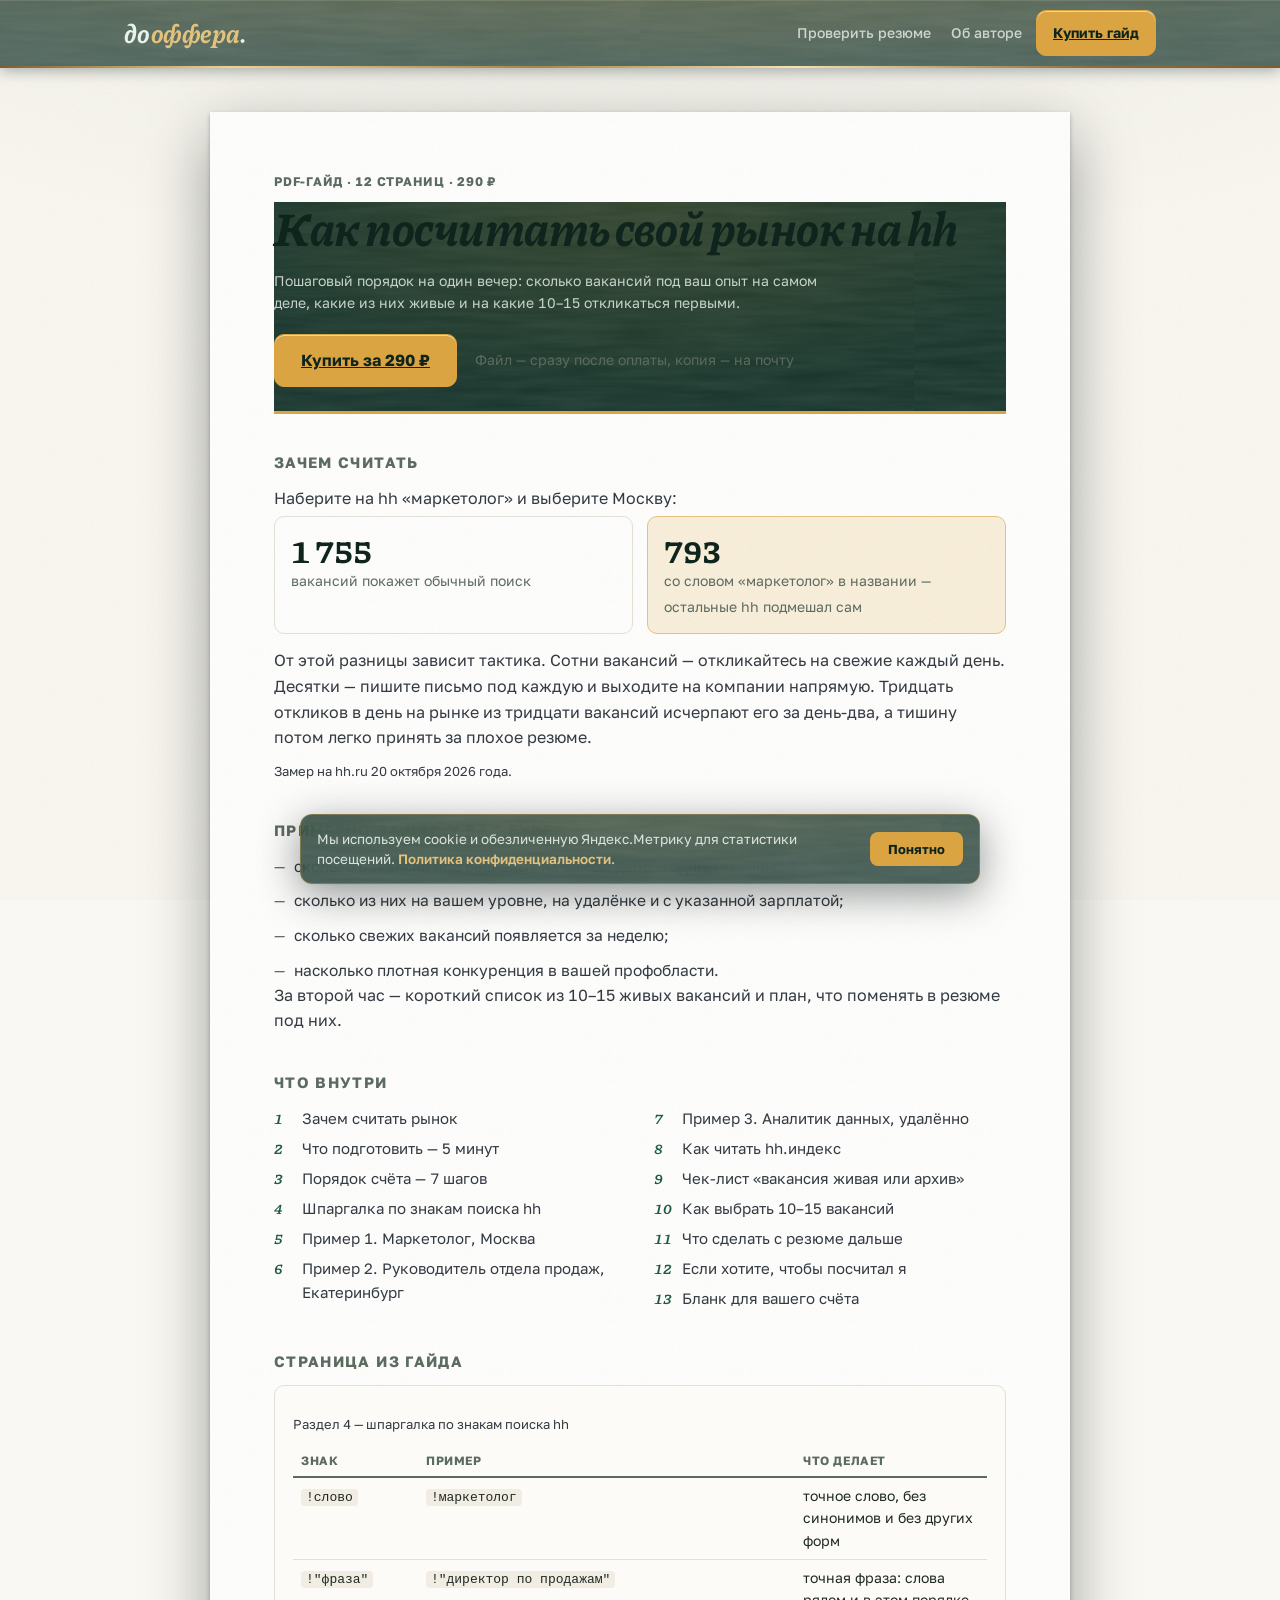
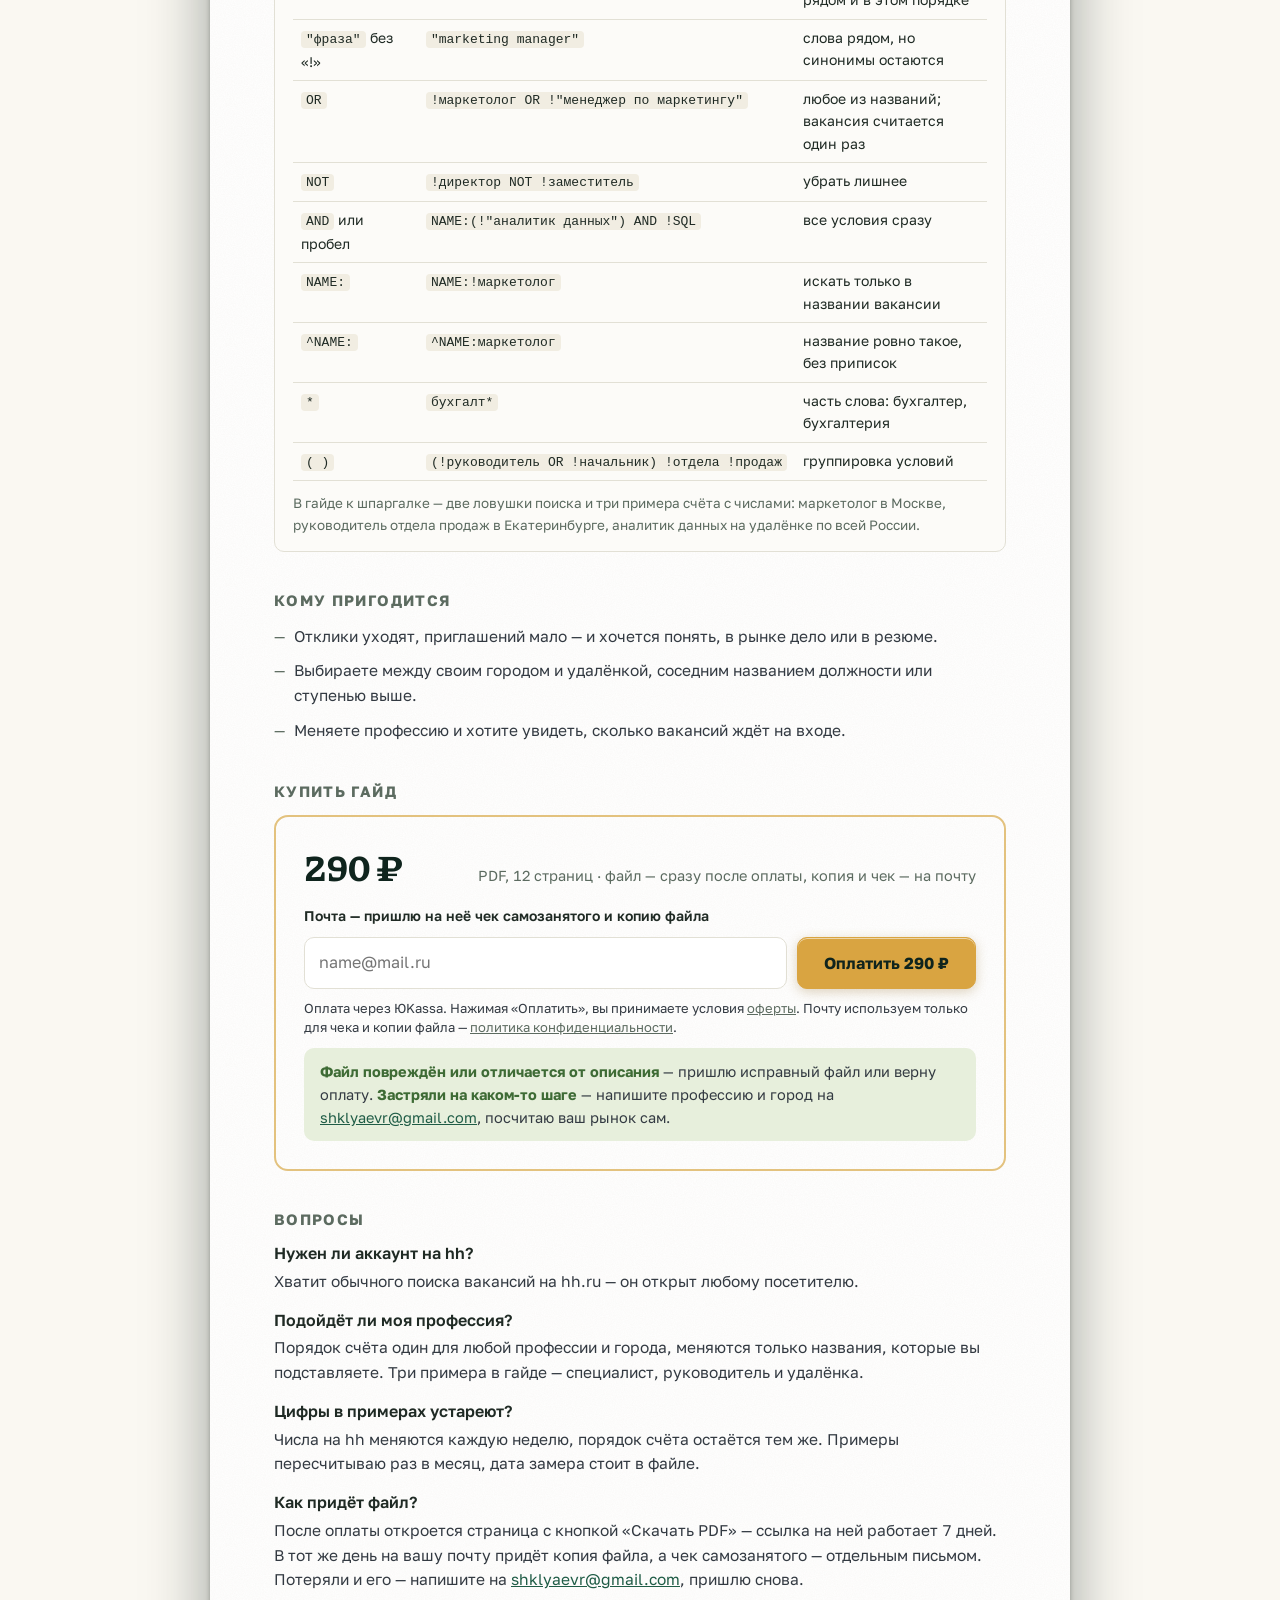
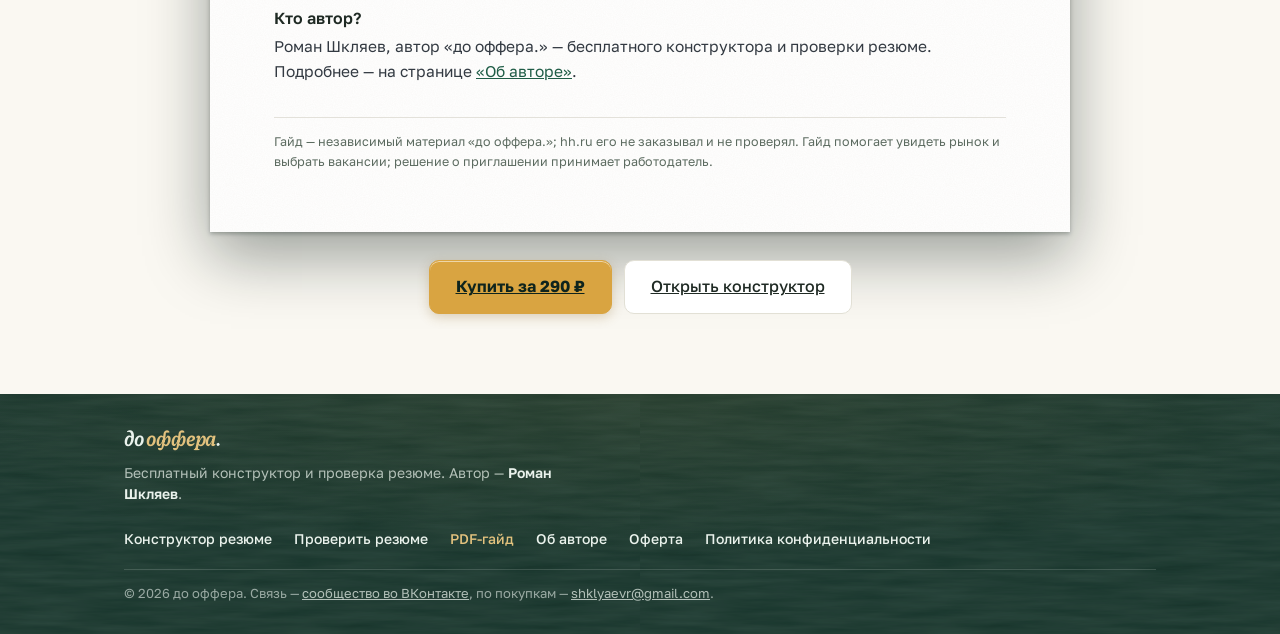
<file: gayd/index.html>
<!DOCTYPE html>
<html lang="ru">
<head>
<meta charset="UTF-8">
<meta name="viewport" content="width=device-width, initial-scale=1.0">
<title>Как посчитать свой рынок на hh — PDF-гайд за 290 ₽ | до оффера.</title>
<meta name="description" content="Пошаговый порядок на один вечер: сколько вакансий под ваш опыт на самом деле, какие из них живые и на какие 10–15 откликаться первыми. PDF, 12 страниц, 290 ₽.">
<link rel="canonical" href="https://do-offera.ru/gayd/">
<link rel="icon" href="data:image/svg+xml,%3Csvg xmlns='http://www.w3.org/2000/svg' viewBox='0 0 64 64'%3E%3Crect width='64' height='64' rx='14' fill='%23D9A441'/%3E%3Ctext x='32' y='46' font-family='Georgia,serif' font-style='italic' font-weight='700' font-size='38' text-anchor='middle' fill='%230F241D'%3Eд.%3C/text%3E%3C/svg%3E">
<meta name="theme-color" content="#17342B">
<meta property="og:title" content="Как посчитать свой рынок на hh — PDF-гайд">
<meta property="og:description" content="Сколько вакансий под ваш опыт на самом деле и на какие 10–15 откликаться первыми. 12 страниц, 290 ₽.">
<meta property="og:type" content="product">
<meta property="og:url" content="https://do-offera.ru/gayd/">
<meta property="og:image" content="https://do-offera.ru/og-image.png">
<meta property="og:image:width" content="1590">
<meta property="og:image:height" content="400">
<meta property="og:image:alt" content="до оффера. — конструктор резюме">
<meta name="twitter:card" content="summary_large_image">
<link rel="stylesheet" href="../fonts/fonts.css">
<link rel="stylesheet" href="../css/base.css">
<style>
/* Токены и база — общий слой css/base.css («Деревянный стол»); здесь только страничное */
:root{
  --ok-bg:#E7EFDC;
  --ok-ink:#3E6B35;
}
a{color:var(--pen)}
body{font-size:16px;line-height:1.6;-webkit-font-smoothing:antialiased}

/* ---------- Шапка: общий тёмный орех (css/base.css) ---------- */
.topbar-in{max-width:1080px}
.wordmark{margin-right:auto}
.topnav{display:flex;gap:20px}
.topnav a{font-size:14px;font-weight:500;color:rgba(234,242,236,.78);text-decoration:none}
.topnav a:hover{color:var(--cream)}
.btn-lg{font-size:16px;padding:13px 26px}
@media (max-width:720px){
  .topnav{display:none}
  .wordmark{font-size:22px}
}

/* ---------- Лист ---------- */
.wrap{max-width:1080px;margin:0 auto;padding:0 20px}
.sheet{
  max-width:860px;margin:44px auto 0;
  background-color:var(--paper);
  background-image:var(--paper-noise);
  box-shadow:var(--shadow-sheet);
  padding:clamp(26px,6vw,60px) clamp(20px,6vw,64px) clamp(30px,6vw,60px);
}
.kicker{font-size:12.5px;font-weight:700;letter-spacing:.06em;text-transform:uppercase;color:var(--ink-soft)}
.hero{border-bottom:3px solid var(--marker);padding-bottom:24px;margin-top:10px}
.hero h1{
  font-family:"Piazzolla",Georgia,serif;font-weight:700;color:var(--walnut-deep);
  font-size:clamp(34px,6vw,48px);line-height:1.08;letter-spacing:-.01em;
}
.lead{font-size:18.5px;line-height:1.5;color:#3d4650;margin-top:12px;max-width:640px}
.hero-cta{display:flex;flex-wrap:wrap;align-items:center;gap:12px 18px;margin-top:20px}
.hero-cta .meta{font-size:14px;color:var(--ink-soft)}

.sec{margin-top:36px}
.sec > h2{
  font-size:15px;font-weight:700;color:var(--ink-soft);
  text-transform:uppercase;letter-spacing:.09em;
  display:flex;align-items:center;gap:12px;margin-bottom:12px;
}
.sec > h2::after{content:"";flex:1;height:1px;background:var(--hairline-gold)}
.sec p{color:#333a42;margin-top:10px}
.sec > p:first-of-type{margin-top:0}
.src{font-size:13px;color:var(--ink-soft)}

/* Пример с двумя числами */
.nums{display:grid;grid-template-columns:repeat(2,minmax(0,1fr));gap:14px;margin:4px 0 14px}
.num-card{border:1px solid var(--line);border-radius:var(--radius);padding:14px 16px}
.num-card b{display:block;font-family:"Piazzolla",Georgia,serif;font-size:34px;line-height:1.1;color:var(--walnut-deep)}
.num-card span{font-size:14px;color:var(--ink-soft)}
.num-card.hl{border-color:var(--gold);background:rgba(217,164,65,.18)}

.rules{list-style:none;display:grid;gap:10px}
.rules li{position:relative;padding-left:20px;color:#333a42;font-size:15.5px}
.rules li::before{content:"—";position:absolute;left:0;color:var(--ink-soft)}

.toc{list-style:none;columns:2;column-gap:28px;font-size:15px;color:#333a42}
.toc li{break-inside:avoid;margin-bottom:6px;padding-left:28px;text-indent:-28px}
.toc b{display:inline-block;width:28px;text-indent:0;color:var(--pen);font-family:"Piazzolla",Georgia,serif;font-style:italic}

/* Страница из гайда */
.page{border:1px solid var(--line);border-radius:var(--radius);padding:18px 18px 14px;background:#FCFBF8}
.page-cap{font-size:13px;color:var(--ink-soft);margin-bottom:10px}
.tbl{width:100%;border-collapse:collapse;font-size:14px}
.tbl th{text-align:left;font-size:12px;text-transform:uppercase;letter-spacing:.05em;color:var(--ink-soft);font-weight:700;padding:6px 8px;border-bottom:2px solid var(--ink-soft)}
.tbl td{padding:7px 8px;border-bottom:1px solid var(--line);vertical-align:top}
.tbl code{font-family:Consolas,"Courier New",monospace;font-size:13px;background:#F1EDE2;border-radius:4px;padding:1px 5px;white-space:nowrap}
.page .note{font-size:13.5px;color:var(--ink-soft);margin-top:12px}
@media (max-width:560px){
  .tbl thead{display:none}
  .tbl tr{display:block;padding:8px 0;border-bottom:1px solid #E7E4DC}
  .tbl td{display:block;border:none;padding:2px 0}
  .tbl td:first-child{font-weight:600}
  .tbl code{white-space:normal}
}

/* Покупка */
.buy{border:2px solid var(--gold);border-radius:14px;padding:clamp(18px,4vw,28px);margin-top:12px}
.buy-top{display:flex;align-items:baseline;justify-content:space-between;flex-wrap:wrap;gap:6px 16px}
.price{font-family:"Piazzolla",Georgia,serif;font-weight:700;font-size:40px;color:var(--walnut-deep);line-height:1}
.buy-what{font-size:14.5px;color:var(--ink-soft)}
.buy form{display:flex;flex-wrap:wrap;gap:10px;margin-top:18px}
.buy label{flex-basis:100%;font-size:14px;font-weight:600}
.buy input{
  flex:1 1 260px;min-width:0;font:inherit;font-size:16px;padding:12px 14px;
  border:1px solid var(--line);border-radius:var(--radius);background:var(--paper);color:var(--ink);
}
.buy input:focus{border-color:var(--pen);outline:none;box-shadow:0 0 0 3px rgba(31,92,70,.15)}
.buy .btn-lg{flex:0 0 auto}
.fine{font-size:13px;color:var(--ink-soft);margin-top:12px;line-height:1.5}
.fine a{color:var(--ink-soft)}
.promise{background:var(--ok-bg);border-radius:var(--radius);padding:12px 16px;margin-top:16px;font-size:14.5px;color:#24452f}
.promise b{color:var(--ok-ink)}

.faq{display:grid;gap:16px}
.faq h3{font-size:16px;font-weight:600;line-height:1.35}
.faq p{font-size:15.5px;margin-top:4px}

.disclaimer{font-size:12.5px;color:var(--ink-soft);margin-top:34px;border-top:1px solid #E3E1DA;padding-top:14px}

.after{max-width:860px;margin:28px auto 80px;display:flex;justify-content:center;gap:12px;flex-wrap:wrap}

/* ---------- Подвал: общий тёмный орех (css/base.css) ---------- */
.sf-in{max-width:1080px}

/* ---------- Cookie-уведомление: общий стиль (css/base.css) ---------- */
@media (max-width:1023px){
  .cookie-bar{bottom:16px}
}

@media (max-width:560px){
  .wrap{padding:0 12px}
  .sheet{margin-top:20px}
  .nums{grid-template-columns:1fr}
  .toc{columns:1}
  .buy .btn-lg{flex:1 1 100%}
}
</style>
<!-- Yandex.Metrika counter -->
<script type="text/javascript">
   (function(m,e,t,r,i,k,a){
       m[i]=m[i]||function(){(m[i].a=m[i].a||[]).push(arguments)};
       m[i].l=1*new Date();
       for (var j = 0; j < document.scripts.length; j++) {if (document.scripts[j].src === r) { return; }}
       k=e.createElement(t),a=e.getElementsByTagName(t)[0],k.async=1,k.src=r,a.parentNode.insertBefore(k,a)
   })(window, document, "script", "https://mc.yandex.ru/metrika/tag.js?id=110415141", "ym");

   /* webvisor ОТКЛЮЧЁН намеренно — как на остальных страницах: здесь он записал бы почту в форме покупки. */
   ym(110415141, "init", {
        ssr:true,
        webvisor:false,
        clickmap:true,
        accurateTrackBounce:true,
        trackLinks:true
   });
</script>
<noscript><div><img src="https://mc.yandex.ru/watch/110415141" style="position:absolute; left:-9999px;" alt="" /></div></noscript>
<!-- /Yandex.Metrika counter -->
<script type="application/ld+json">
{
  "@context": "https://schema.org",
  "@type": "Product",
  "name": "Как посчитать свой рынок на hh — PDF-гайд",
  "description": "Пошаговый порядок на один вечер: сколько вакансий под ваш опыт на самом деле, какие из них живые и на какие 10–15 откликаться первыми.",
  "url": "https://do-offera.ru/gayd/",
  "brand": {"@type": "Brand", "name": "до оффера."},
  "author": {"@id": "https://do-offera.ru/ob-avtore/#person"},
  "offers": {
    "@type": "Offer",
    "price": "290",
    "priceCurrency": "RUB",
    "availability": "https://schema.org/InStock",
    "url": "https://do-offera.ru/gayd/"
  }
}
</script>
</head>
<body>

<header class="topbar">
  <div class="topbar-in">
    <a class="wordmark" href="../">до <em>оффера</em>.</a>
    <nav class="topnav" aria-label="Разделы">
      <a href="../proverit-rezyume/">Проверить резюме</a>
      <a href="../ob-avtore/">Об авторе</a>
    </nav>
    <a class="btn btn-primary" href="#kupit">Купить гайд</a>
  </div>
</header>

<main class="wrap">
  <article class="sheet">
    <p class="kicker">PDF-гайд · 12 страниц · 290 ₽</p>
    <header class="hero">
      <h1>Как посчитать свой рынок на hh</h1>
      <p class="lead">Пошаговый порядок на один вечер: сколько вакансий под ваш опыт на самом деле, какие из них живые и на какие 10–15 откликаться первыми.</p>
      <div class="hero-cta">
        <a class="btn btn-primary btn-lg" href="#kupit">Купить за 290 ₽</a>
        <span class="meta">Файл — сразу после оплаты, копия — на почту</span>
      </div>
    </header>

    <section class="sec">
      <h2>Зачем считать</h2>
      <p>Наберите на hh «маркетолог» и выберите Москву:</p>
      <div class="nums">
        <div class="num-card"><b>1 755</b><span>вакансий покажет обычный поиск</span></div>
        <div class="num-card hl"><b>793</b><span>со словом «маркетолог» в названии — остальные hh подмешал сам</span></div>
      </div>
      <p>От этой разницы зависит тактика. Сотни вакансий — откликайтесь на свежие каждый день. Десятки — пишите письмо под каждую и выходите на компании напрямую. Тридцать откликов в день на рынке из тридцати вакансий исчерпают его за день-два, а тишину потом легко принять за плохое резюме.</p>
      <p class="src">Замер на hh.ru 20 октября 2026 года.</p>
    </section>

    <section class="sec">
      <h2>Примерно за час у вас будет</h2>
      <ul class="rules">
        <li>сколько вакансий под ваш опыт на самом деле — одним числом;</li>
        <li>сколько из них на вашем уровне, на удалёнке и с указанной зарплатой;</li>
        <li>сколько свежих вакансий появляется за неделю;</li>
        <li>насколько плотная конкуренция в вашей профобласти.</li>
      </ul>
      <p>За второй час — короткий список из 10–15 живых вакансий и план, что поменять в резюме под них.</p>
    </section>

    <section class="sec">
      <h2>Что внутри</h2>
      <ol class="toc">
        <li><b>1</b>Зачем считать рынок</li>
        <li><b>2</b>Что подготовить — 5 минут</li>
        <li><b>3</b>Порядок счёта — 7 шагов</li>
        <li><b>4</b>Шпаргалка по знакам поиска hh</li>
        <li><b>5</b>Пример 1. Маркетолог, Москва</li>
        <li><b>6</b>Пример 2. Руководитель отдела продаж, Екатеринбург</li>
        <li><b>7</b>Пример 3. Аналитик данных, удалённо</li>
        <li><b>8</b>Как читать hh.индекс</li>
        <li><b>9</b>Чек-лист «вакансия живая или архив»</li>
        <li><b>10</b>Как выбрать 10–15 вакансий</li>
        <li><b>11</b>Что сделать с резюме дальше</li>
        <li><b>12</b>Если хотите, чтобы посчитал я</li>
        <li><b>13</b>Бланк для вашего счёта</li>
      </ol>
    </section>

    <section class="sec">
      <h2>Страница из гайда</h2>
      <div class="page">
        <p class="page-cap">Раздел 4 — шпаргалка по знакам поиска hh</p>
        <table class="tbl">
          <thead><tr><th style="width:18%">Знак</th><th style="width:42%">Пример</th><th>Что делает</th></tr></thead>
          <tbody>
            <tr><td><code>!слово</code></td><td><code>!маркетолог</code></td><td>точное слово, без синонимов и без других форм</td></tr>
            <tr><td><code>!"фраза"</code></td><td><code>!"директор по продажам"</code></td><td>точная фраза: слова рядом и в этом порядке</td></tr>
            <tr><td><code>"фраза"</code> без «!»</td><td><code>"marketing manager"</code></td><td>слова рядом, но синонимы остаются</td></tr>
            <tr><td><code>OR</code></td><td><code>!маркетолог OR !"менеджер по маркетингу"</code></td><td>любое из названий; вакансия считается один раз</td></tr>
            <tr><td><code>NOT</code></td><td><code>!директор NOT !заместитель</code></td><td>убрать лишнее</td></tr>
            <tr><td><code>AND</code> или пробел</td><td><code>NAME:(!"аналитик данных") AND !SQL</code></td><td>все условия сразу</td></tr>
            <tr><td><code>NAME:</code></td><td><code>NAME:!маркетолог</code></td><td>искать только в названии вакансии</td></tr>
            <tr><td><code>^NAME:</code></td><td><code>^NAME:маркетолог</code></td><td>название ровно такое, без приписок</td></tr>
            <tr><td><code>*</code></td><td><code>бухгалт*</code></td><td>часть слова: бухгалтер, бухгалтерия</td></tr>
            <tr><td><code>( )</code></td><td><code>(!руководитель OR !начальник) !отдела !продаж</code></td><td>группировка условий</td></tr>
          </tbody>
        </table>
        <p class="note">В гайде к шпаргалке — две ловушки поиска и три примера счёта с числами: маркетолог в Москве, руководитель отдела продаж в Екатеринбурге, аналитик данных на удалёнке по всей России.</p>
      </div>
    </section>

    <section class="sec">
      <h2>Кому пригодится</h2>
      <ul class="rules">
        <li>Отклики уходят, приглашений мало — и хочется понять, в рынке дело или в резюме.</li>
        <li>Выбираете между своим городом и удалёнкой, соседним названием должности или ступенью выше.</li>
        <li>Меняете профессию и хотите увидеть, сколько вакансий ждёт на входе.</li>
      </ul>
    </section>

    <section class="sec" id="kupit">
      <h2>Купить гайд</h2>
      <div class="buy">
        <div class="buy-top">
          <span class="price">290 ₽</span>
          <span class="buy-what">PDF, 12 страниц · файл — сразу после оплаты, копия и чек — на почту</span>
        </div>
        <form method="post" action="https://functions.yandexcloud.net/d4ef0r0bam5vrkfl5oqp?a=buy" id="buyForm">
          <label for="email">Почта — пришлю на неё чек самозанятого и копию файла</label>
          <input type="email" id="email" name="email" required maxlength="254" autocomplete="email" inputmode="email" placeholder="name@mail.ru">
          <button class="btn btn-primary btn-lg" type="submit" id="buyBtn">Оплатить 290 ₽</button>
        </form>
        <p class="fine">Оплата через ЮKassa. Нажимая «Оплатить», вы принимаете условия <a href="../oferta/">оферты</a>. Почту используем только для чека и копии файла — <a href="../privacy.html">политика конфиденциальности</a>.</p>
        <p class="promise"><b>Файл повреждён или отличается от описания</b> — пришлю исправный файл или верну оплату. <b>Застряли на каком-то шаге</b> — напишите профессию и город на <a href="mailto:shklyaevr@gmail.com">shklyaevr@gmail.com</a>, посчитаю ваш рынок сам.</p>
      </div>
    </section>

    <section class="sec">
      <h2>Вопросы</h2>
      <div class="faq">
        <div>
          <h3>Нужен ли аккаунт на hh?</h3>
          <p>Хватит обычного поиска вакансий на hh.ru — он открыт любому посетителю.</p>
        </div>
        <div>
          <h3>Подойдёт ли моя профессия?</h3>
          <p>Порядок счёта один для любой профессии и города, меняются только названия, которые вы подставляете. Три примера в гайде — специалист, руководитель и удалёнка.</p>
        </div>
        <div>
          <h3>Цифры в примерах устареют?</h3>
          <p>Числа на hh меняются каждую неделю, порядок счёта остаётся тем же. Примеры пересчитываю раз в месяц, дата замера стоит в файле.</p>
        </div>
        <div>
          <h3>Как придёт файл?</h3>
          <p>После оплаты откроется страница с кнопкой «Скачать PDF» — ссылка на ней работает 7 дней. В тот же день на вашу почту придёт копия файла, а чек самозанятого — отдельным письмом. Потеряли и его — напишите на <a href="mailto:shklyaevr@gmail.com">shklyaevr@gmail.com</a>, пришлю снова.</p>
        </div>
        <div>
          <h3>Кто автор?</h3>
          <p>Роман Шкляев, автор «до оффера.» — бесплатного конструктора и проверки резюме. Подробнее — на странице <a href="../ob-avtore/">«Об авторе»</a>.</p>
        </div>
      </div>
    </section>

    <p class="disclaimer">Гайд — независимый материал «до оффера.»; hh.ru его не заказывал и не проверял. Гайд помогает увидеть рынок и выбрать вакансии; решение о приглашении принимает работодатель.</p>
  </article>

  <div class="after">
    <a class="btn btn-primary btn-lg" href="#kupit">Купить за 290 ₽</a>
    <a class="btn btn-lg" href="../">Открыть конструктор</a>
  </div>
</main>

<footer class="sf">
  <div class="sf-in">
    <div class="sf-brand">
      <a class="sf-mark" href="../">до <em>оффера</em>.</a>
      <p>Бесплатный конструктор и проверка резюме. Автор — <a href="../ob-avtore/">Роман Шкляев</a>.</p>
    </div>
    <nav class="sf-nav" aria-label="Страницы сайта">
      <ul>
        <li><a href="../">Конструктор резюме</a></li>
        <li><a href="../proverit-rezyume/">Проверить резюме</a></li>
        <li><a href="../gayd/" aria-current="page">PDF-гайд</a></li>
        <li><a href="../ob-avtore/">Об авторе</a></li>
        <li><a href="../oferta/">Оферта</a></li>
        <li><a href="../privacy.html">Политика конфиденциальности</a></li>
      </ul>
    </nav>
    <p class="sf-note">© 2026 до оффера. Связь — <a href="https://vk.com/dooffera" target="_blank" rel="noopener noreferrer">сообщество во ВКонтакте</a>, по покупкам — <a href="mailto:shklyaevr@gmail.com">shklyaevr@gmail.com</a>.</p>
  </div>
</footer>

<div class="cookie-bar" id="cookieBar" hidden>
  <p>Мы используем cookie и обезличенную Яндекс.Метрику для статистики посещений. <a href="../privacy.html">Политика конфиденциальности</a>.</p>
  <button type="button" id="cookieOk">Понятно</button>
</div>

<script>
/* Cookie-уведомление: тот же ключ, что в конструкторе, — нажали «Понятно» на одной странице, на других не покажем */
(function(){
  var KEY = "cookie_ack_v1";
  var bar = document.getElementById("cookieBar");
  try{ if(localStorage.getItem(KEY)) return; }catch(e){}
  bar.hidden = false;
  document.getElementById("cookieOk").addEventListener("click", function(){
    bar.hidden = true;
    try{ localStorage.setItem(KEY, "1"); }catch(e){}
  });
})();

/* Касса отвечает не мгновенно — блокируем повторное нажатие, чтобы не создать два платежа */
document.getElementById("buyForm").addEventListener("submit", function(){
  var b = document.getElementById("buyBtn");
  b.disabled = true;
  b.textContent = "Переходим к оплате…";
  try{ ym(110415141, "reachGoal", "gayd_buy"); }catch(e){}
});
/* Вернулись «Назад» со страницы оплаты — кнопка снова рабочая */
window.addEventListener("pageshow", function(){
  var b = document.getElementById("buyBtn");
  b.disabled = false;
  b.textContent = "Оплатить 290 ₽";
});
</script>
</body>
</html>
</file>
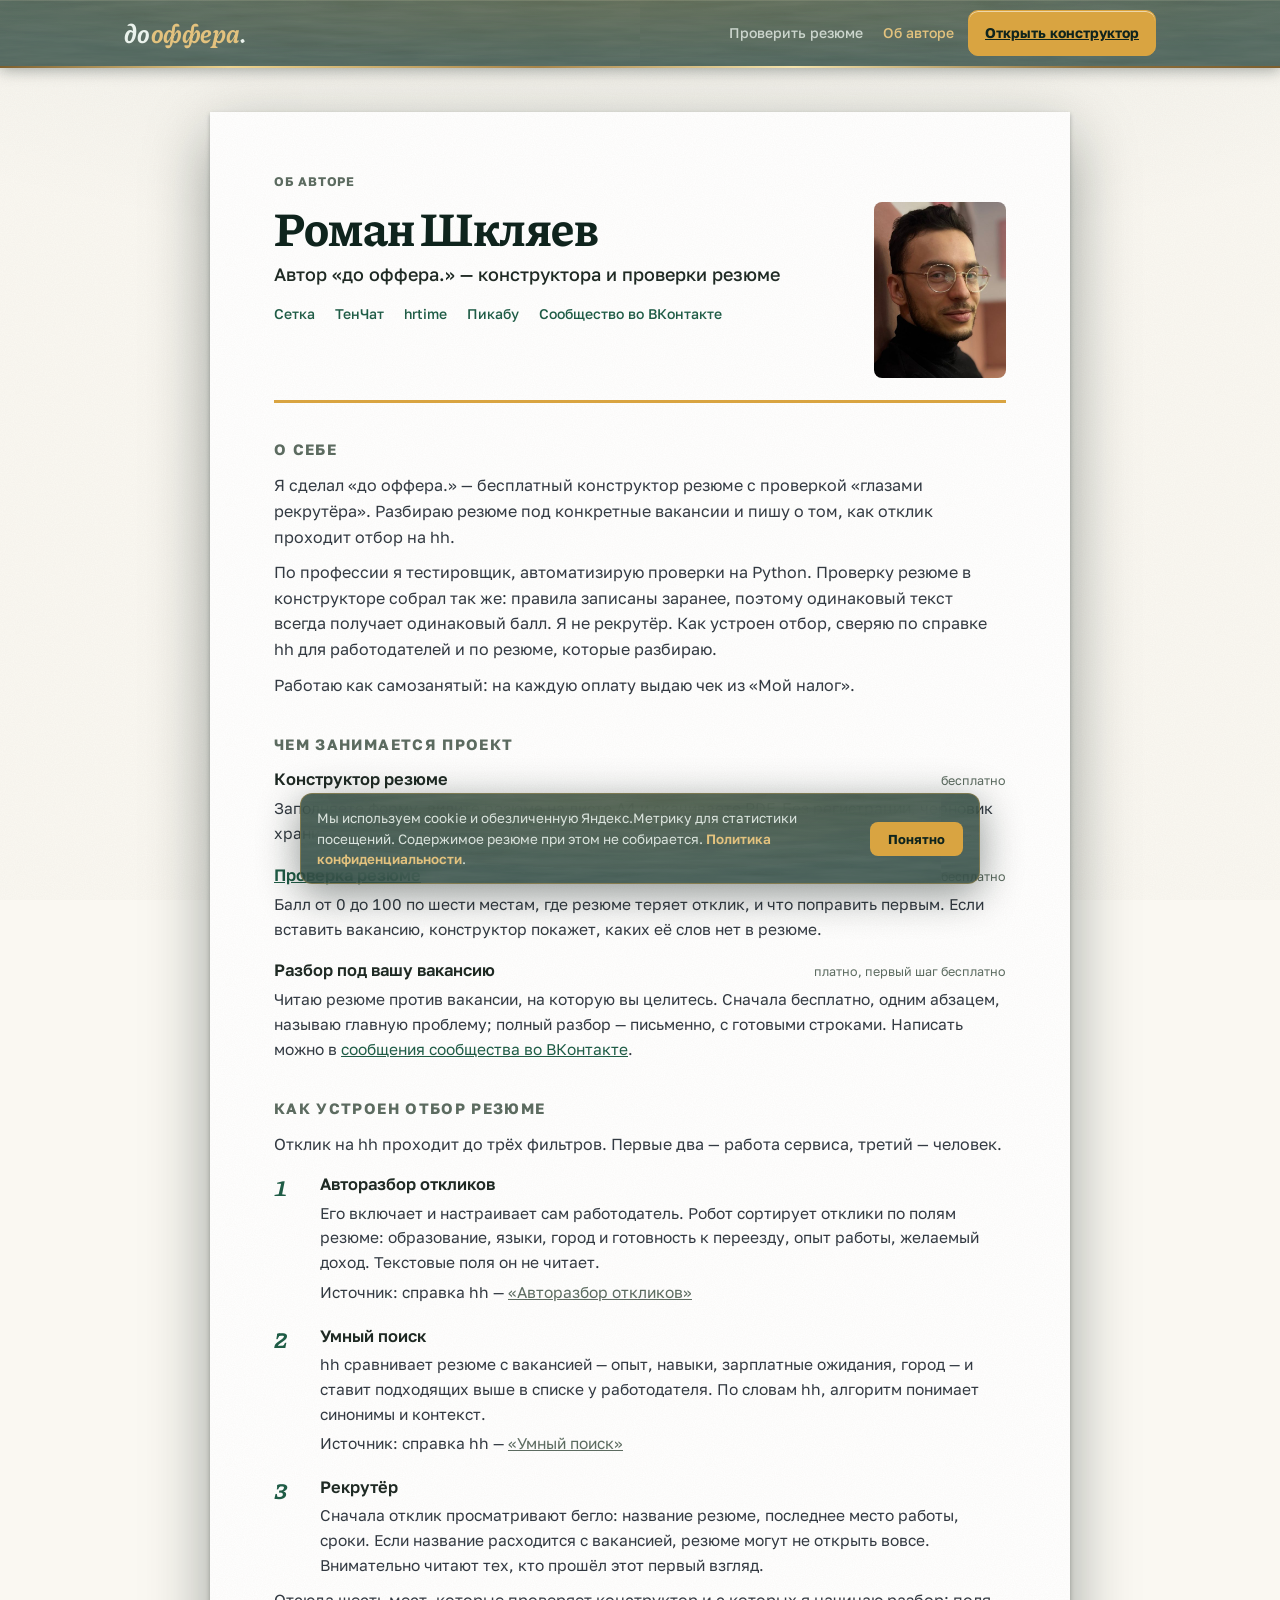
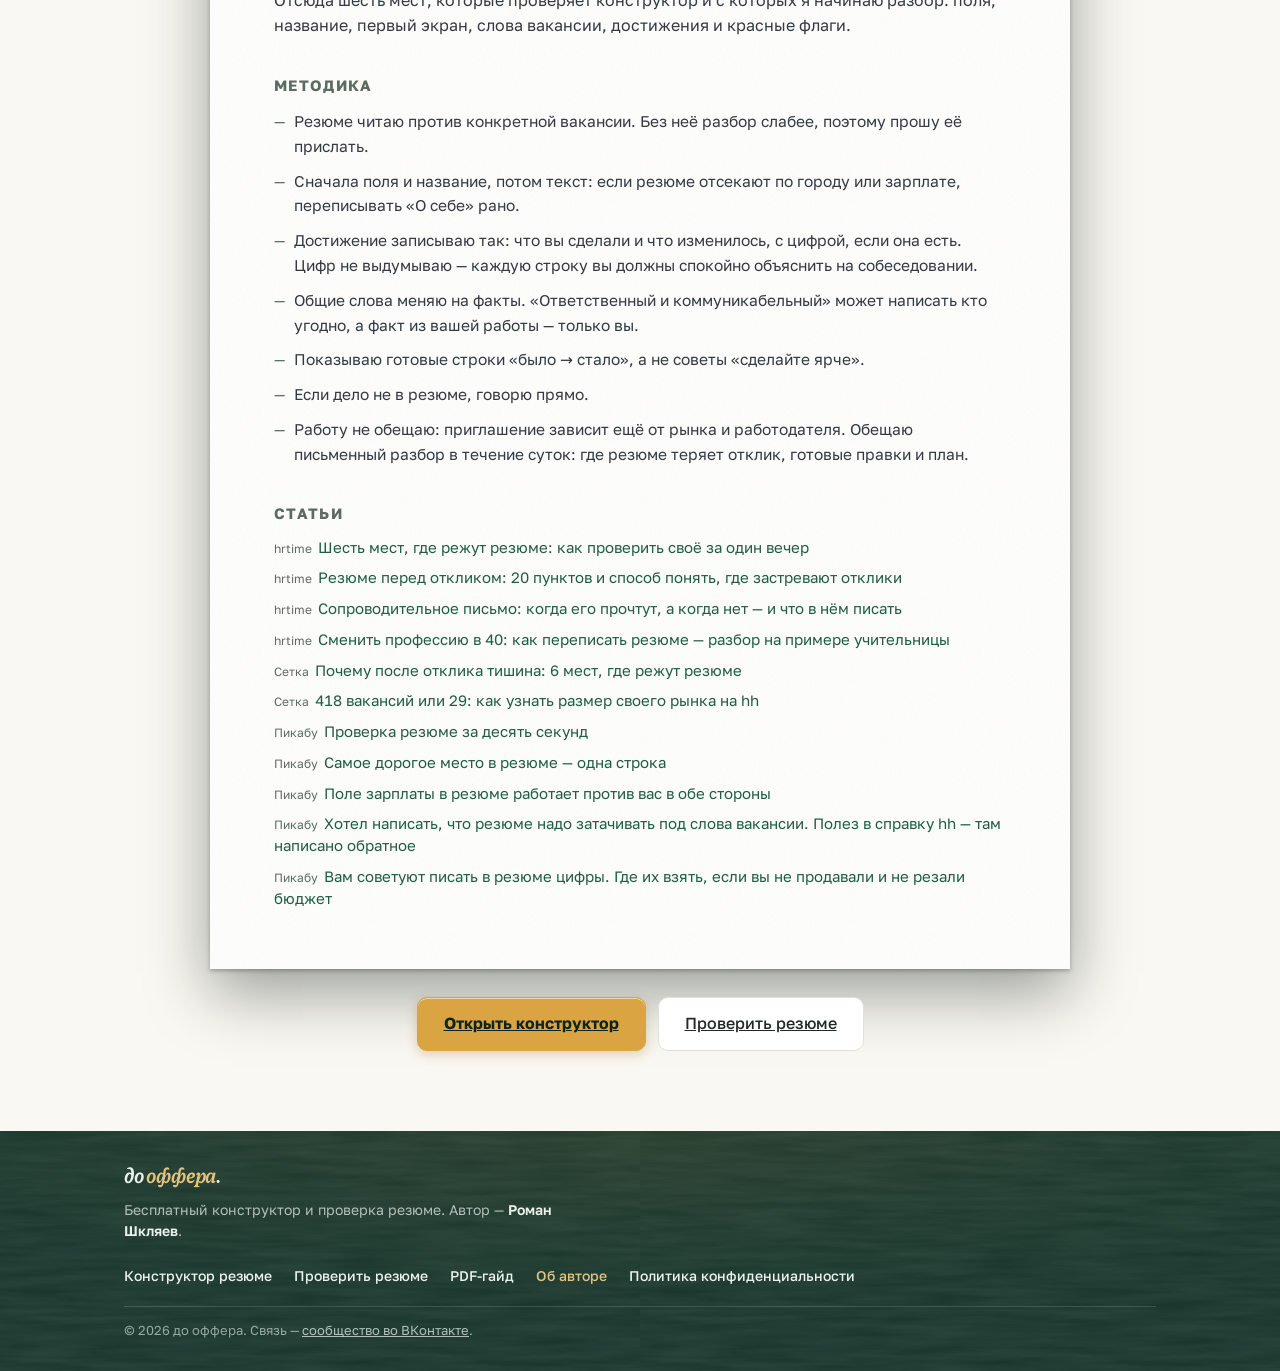
<file: ob-avtore/index.html>
<!DOCTYPE html>
<html lang="ru">
<head>
<meta charset="UTF-8">
<meta name="viewport" content="width=device-width, initial-scale=1.0">
<title>Роман Шкляев — автор конструктора резюме «до оффера.»</title>
<meta name="description" content="Роман Шкляев — автор «до оффера.», бесплатного конструктора и проверки резюме. Как резюме проходит отбор на hh, по какой методике я проверяю резюме, статьи и контакты.">
<link rel="canonical" href="https://do-offera.ru/ob-avtore/">
<link rel="icon" href="data:image/svg+xml,%3Csvg xmlns='http://www.w3.org/2000/svg' viewBox='0 0 64 64'%3E%3Crect width='64' height='64' rx='14' fill='%23D9A441'/%3E%3Ctext x='32' y='46' font-family='Georgia,serif' font-style='italic' font-weight='700' font-size='38' text-anchor='middle' fill='%230F241D'%3Eд.%3C/text%3E%3C/svg%3E">
<meta name="theme-color" content="#17342B">
<meta property="og:title" content="Роман Шкляев — автор конструктора резюме «до оффера.»">
<meta property="og:description" content="Как резюме проходит отбор на hh, по какой методике я проверяю резюме, статьи и контакты.">
<meta property="og:type" content="profile">
<meta property="og:url" content="https://do-offera.ru/ob-avtore/">
<meta property="og:image" content="https://do-offera.ru/og-image.png">
<meta property="og:image:width" content="1590">
<meta property="og:image:height" content="400">
<meta property="og:image:alt" content="до оффера. — конструктор резюме">
<meta name="twitter:card" content="summary_large_image">
<link rel="stylesheet" href="../fonts/fonts.css">
<link rel="stylesheet" href="../css/base.css">
<style>
/* Токены и база — общий слой css/base.css; здесь страничное */
a{color:var(--pen)}
body{font-size:16px;line-height:1.6;-webkit-font-smoothing:antialiased}
.topbar-in{max-width:1080px}
.wordmark{margin-right:auto}
.topnav{display:flex;gap:20px}
.topnav a{font-size:14px;font-weight:500;color:rgba(234,242,236,.78);text-decoration:none}
.topnav a:hover{color:var(--cream)}
.topnav a[aria-current="page"]{color:var(--gold)}
.btn-lg{font-size:16px;padding:13px 26px}
@media (max-width:720px){
  .topnav{display:none}
  .wordmark{font-size:22px}
}

/* ---------- Автор — листом резюме, тем же шаблоном, что в конструкторе ---------- */
.wrap{max-width:1080px;margin:0 auto;padding:0 20px}
.cv{
  max-width:860px;margin:44px auto 0;
  background-color:var(--paper);
  background-image:var(--paper-noise);
  box-shadow:var(--shadow-sheet);
  padding:clamp(26px,6vw,60px) clamp(20px,6vw,64px) clamp(30px,6vw,60px);
}
.kicker{font-size:12.5px;font-weight:700;letter-spacing:.06em;text-transform:uppercase;color:var(--ink-soft)}
.cv-head{border-bottom:3px solid var(--marker);padding-bottom:22px;margin-top:10px;display:flex;gap:28px;align-items:flex-start}
.cv-head-main{flex:1;min-width:0}
.cv-photo{width:132px;height:176px;object-fit:cover;border-radius:8px;flex:none}
.cv-head h1{
  font-family:"Piazzolla",Georgia,serif;font-weight:700;color:var(--walnut-deep);
  font-size:clamp(36px,6vw,48px);line-height:1.08;letter-spacing:-.01em;
}
.cv-role{font-size:18px;font-weight:500;color:var(--ink);margin-top:6px}
.cv-links{list-style:none;margin-top:14px;display:flex;flex-wrap:wrap;gap:6px 20px;font-size:14px}
.cv-links a{color:var(--pen);text-decoration:none;font-weight:500}
.cv-links a:hover{text-decoration:underline}

.cv-sec{margin-top:34px}
.cv-sec > h2{
  font-size:15px;font-weight:700;color:var(--ink-soft);
  text-transform:uppercase;letter-spacing:.09em;
  display:flex;align-items:center;gap:12px;margin-bottom:12px;
}
.cv-sec > h2::after{content:"";flex:1;height:1px;background:var(--hairline-gold)}
.cv-sec p{color:#333a42;margin-top:10px}
.cv-sec > p:first-of-type{margin-top:0}

.items{list-style:none;display:grid;gap:18px}
.item-top{display:flex;justify-content:space-between;align-items:baseline;gap:14px}
.item h3{font-size:16.5px;font-weight:600;line-height:1.35}
.item .tag{font-size:12.5px;color:var(--ink-soft);white-space:nowrap;flex:none}
.item p{font-size:15.5px;margin-top:5px}

/* Путь отклика: порядок здесь — правда, поэтому номера */
.path{list-style:none;display:grid;gap:20px;margin-top:16px}
.path li{display:grid;grid-template-columns:34px minmax(0,1fr);gap:0 12px}
.path .n{font-family:"Piazzolla",Georgia,serif;font-style:italic;font-weight:700;color:var(--pen);font-size:24px;line-height:1.1}
.path h3{font-size:16.5px;font-weight:600;line-height:1.35}
.path p{font-size:15.5px;margin-top:5px}
.src{font-size:13px;color:var(--ink-soft)}
.src a{color:var(--ink-soft)}

.rules{list-style:none;display:grid;gap:10px}
.rules li{position:relative;padding-left:20px;color:#333a42;font-size:15.5px}
.rules li::before{content:"—";position:absolute;left:0;color:var(--ink-soft)}

.arts{list-style:none;display:grid;gap:9px}
.arts li{font-size:15px;line-height:1.45}
.arts .from{font-size:12px;color:var(--ink-soft);margin-right:6px}
.arts a{text-decoration:none}
.arts a:hover{text-decoration:underline}

.after{max-width:860px;margin:28px auto 80px;display:flex;justify-content:center;gap:12px;flex-wrap:wrap}

/* ---------- Подвал и cookie: общий тёмный орех (css/base.css) ---------- */
.sf-in{max-width:1080px}
@media (max-width:1023px){
  .cookie-bar{bottom:16px}
}

@media (max-width:560px){
  .wrap{padding:0 12px}
  .cv{margin-top:20px}
  .cv-head{flex-direction:column-reverse;gap:16px}
  .cv-photo{width:108px;height:144px}
  .item-top{flex-direction:column;gap:2px}
  .path li{grid-template-columns:26px minmax(0,1fr)}
}
</style>
<!-- Yandex.Metrika counter -->
<script type="text/javascript">
   (function(m,e,t,r,i,k,a){
       m[i]=m[i]||function(){(m[i].a=m[i].a||[]).push(arguments)};
       m[i].l=1*new Date();
       for (var j = 0; j < document.scripts.length; j++) {if (document.scripts[j].src === r) { return; }}
       k=e.createElement(t),a=e.getElementsByTagName(t)[0],k.async=1,k.src=r,a.parentNode.insertBefore(k,a)
   })(window, document, "script", "https://mc.yandex.ru/metrika/tag.js?id=110415141", "ym");

   /* webvisor ОТКЛЮЧЁН намеренно — как на странице конструктора: там он записал бы
      предпросмотр резюме с ФИО и телефоном. Счётчик один на весь сайт, настройки одни. */
   ym(110415141, "init", {
        ssr:true,
        webvisor:false,
        clickmap:true,
        accurateTrackBounce:true,
        trackLinks:true
   });
</script>
<noscript><div><img src="https://mc.yandex.ru/watch/110415141" style="position:absolute; left:-9999px;" alt="" /></div></noscript>
<!-- /Yandex.Metrika counter -->
<script type="application/ld+json">
{
  "@context": "https://schema.org",
  "@type": "ProfilePage",
  "url": "https://do-offera.ru/ob-avtore/",
  "name": "Роман Шкляев — автор конструктора резюме «до оффера.»",
  "inLanguage": "ru",
  "mainEntity": {
    "@type": "Person",
    "@id": "https://do-offera.ru/ob-avtore/#person",
    "name": "Роман Шкляев",
    "url": "https://do-offera.ru/ob-avtore/",
    "image": "https://do-offera.ru/img/roman-shklyaev.jpg",
    "jobTitle": "Консультант по резюме",
    "description": "Автор бесплатного конструктора и проверки резюме «до оффера.». Разбирает резюме под конкретные вакансии и пишет о том, как резюме проходит отбор на hh.",
    "knowsAbout": ["резюме", "отбор резюме на hh.ru", "сопроводительное письмо", "смена профессии"],
    "sameAs": [
      "https://setka.ru/users/019d2eb8-9aae-71f0-91c0-46b4905aeb84",
      "https://tenchat.ru/5283601",
      "https://hrtime.ru/profile/101213/",
      "https://pikabu.ru/@romansh777"
    ]
  }
}
</script>
</head>
<body>

<header class="topbar">
  <div class="topbar-in">
    <a class="wordmark" href="../">до <em>оффера</em>.</a>
    <nav class="topnav" aria-label="Разделы">
      <a href="../proverit-rezyume/">Проверить резюме</a>
      <a href="../ob-avtore/" aria-current="page">Об авторе</a>
    </nav>
    <a class="btn btn-primary" href="../">Открыть конструктор</a>
  </div>
</header>

<main class="wrap">
  <article class="cv">
    <p class="kicker">Об авторе</p>
    <header class="cv-head">
      <div class="cv-head-main">
        <h1>Роман Шкляев</h1>
        <p class="cv-role">Автор «до оффера.» — конструктора и проверки резюме</p>
        <ul class="cv-links" aria-label="Где меня найти">
          <li><a href="https://setka.ru/users/019d2eb8-9aae-71f0-91c0-46b4905aeb84" target="_blank" rel="noopener">Сетка</a></li>
          <li><a href="https://tenchat.ru/5283601" target="_blank" rel="noopener">ТенЧат</a></li>
          <li><a href="https://hrtime.ru/profile/101213/" target="_blank" rel="noopener">hrtime</a></li>
          <li><a href="https://pikabu.ru/@romansh777" target="_blank" rel="noopener">Пикабу</a></li>
          <li><a href="https://vk.com/dooffera" target="_blank" rel="noopener">Сообщество во ВКонтакте</a></li>
        </ul>
      </div>
      <img class="cv-photo" src="../img/roman-shklyaev.jpg" width="480" height="640" alt="Роман Шкляев">
    </header>

    <section class="cv-sec">
      <h2>О себе</h2>
      <p>Я сделал «до оффера.» — бесплатный конструктор резюме с проверкой «глазами рекрутёра». Разбираю резюме под конкретные вакансии и пишу о том, как отклик проходит отбор на hh.</p>
      <p>По профессии я тестировщик, автоматизирую проверки на Python. Проверку резюме в конструкторе собрал так же: правила записаны заранее, поэтому одинаковый текст всегда получает одинаковый балл. Я не рекрутёр. Как устроен отбор, сверяю по справке hh для работодателей и по резюме, которые разбираю.</p>
      <p>Работаю как самозанятый: на каждую оплату выдаю чек из «Мой налог».</p>
    </section>

    <section class="cv-sec">
      <h2>Чем занимается проект</h2>
      <ul class="items">
        <li class="item">
          <div class="item-top"><h3>Конструктор резюме</h3><span class="tag">бесплатно</span></div>
          <p>Заполняете форму, видите резюме на листе A4 и скачиваете PDF. Без регистрации, черновик хранится в вашем браузере.</p>
        </li>
        <li class="item">
          <div class="item-top"><h3><a href="../proverit-rezyume/">Проверка резюме</a></h3><span class="tag">бесплатно</span></div>
          <p>Балл от 0 до 100 по шести местам, где резюме теряет отклик, и что поправить первым. Если вставить вакансию, конструктор покажет, каких её слов нет в резюме.</p>
        </li>
        <li class="item">
          <div class="item-top"><h3>Разбор под вашу вакансию</h3><span class="tag">платно, первый шаг бесплатно</span></div>
          <p>Читаю резюме против вакансии, на которую вы целитесь. Сначала бесплатно, одним абзацем, называю главную проблему; полный разбор — письменно, с готовыми строками. Написать можно в <a href="https://vk.me/dooffera" target="_blank" rel="noopener noreferrer">сообщения сообщества во ВКонтакте</a>.</p>
        </li>
      </ul>
    </section>

    <section class="cv-sec">
      <h2>Как устроен отбор резюме</h2>
      <p>Отклик на hh проходит до трёх фильтров. Первые два — работа сервиса, третий — человек.</p>
      <ol class="path">
        <li>
          <span class="n">1</span>
          <div>
            <h3>Авторазбор откликов</h3>
            <p>Его включает и настраивает сам работодатель. Робот сортирует отклики по полям резюме: образование, языки, город и готовность к переезду, опыт работы, желаемый доход. Текстовые поля он не читает.</p>
            <p class="src">Источник: справка hh — <a href="https://feedback.hh.ru/knowledge-base/article/9110" target="_blank" rel="noopener">«Авторазбор откликов»</a></p>
          </div>
        </li>
        <li>
          <span class="n">2</span>
          <div>
            <h3>Умный поиск</h3>
            <p>hh сравнивает резюме с вакансией — опыт, навыки, зарплатные ожидания, город — и ставит подходящих выше в списке у работодателя. По словам hh, алгоритм понимает синонимы и контекст.</p>
            <p class="src">Источник: справка hh — <a href="https://feedback.hh.ru/knowledge-base/article/1116" target="_blank" rel="noopener">«Умный поиск»</a></p>
          </div>
        </li>
        <li>
          <span class="n">3</span>
          <div>
            <h3>Рекрутёр</h3>
            <p>Сначала отклик просматривают бегло: название резюме, последнее место работы, сроки. Если название расходится с вакансией, резюме могут не открыть вовсе. Внимательно читают тех, кто прошёл этот первый взгляд.</p>
          </div>
        </li>
      </ol>
      <p>Отсюда шесть мест, которые проверяет конструктор и с которых я начинаю разбор: поля, название, первый экран, слова вакансии, достижения и красные флаги.</p>
    </section>

    <section class="cv-sec">
      <h2>Методика</h2>
      <ul class="rules">
        <li>Резюме читаю против конкретной вакансии. Без неё разбор слабее, поэтому прошу её прислать.</li>
        <li>Сначала поля и название, потом текст: если резюме отсекают по городу или зарплате, переписывать «О себе» рано.</li>
        <li>Достижение записываю так: что вы сделали и что изменилось, с цифрой, если она есть. Цифр не выдумываю — каждую строку вы должны спокойно объяснить на собеседовании.</li>
        <li>Общие слова меняю на факты. «Ответственный и коммуникабельный» может написать кто угодно, а факт из вашей работы — только вы.</li>
        <li>Показываю готовые строки «было → стало», а не советы «сделайте ярче».</li>
        <li>Если дело не в резюме, говорю прямо.</li>
        <li>Работу не обещаю: приглашение зависит ещё от рынка и работодателя. Обещаю письменный разбор в течение суток: где резюме теряет отклик, готовые правки и план.</li>
      </ul>
    </section>

    <section class="cv-sec">
      <h2>Статьи</h2>
      <ul class="arts">
        <li><span class="from">hrtime</span><a href="https://hrtime.ru/material/shest-mest-gde-rezhut-reziume-kak-proverit-svoe-za-odin-vecher-vy-otp-174285/" target="_blank" rel="noopener">Шесть мест, где режут резюме: как проверить своё за один вечер</a></li>
        <li><span class="from">hrtime</span><a href="https://hrtime.ru/material/reziume-pered-otklikom-20-punktov-i-sposob-poniat-gde-zastrevaiut-otkl-174342/" target="_blank" rel="noopener">Резюме перед откликом: 20 пунктов и способ понять, где застревают отклики</a></li>
        <li><span class="from">hrtime</span><a href="https://hrtime.ru/material/soprovoditelnoe-pismo-kogda-ego-prochtut-a-kogda-net--i-chto-v-nem-174344/" target="_blank" rel="noopener">Сопроводительное письмо: когда его прочтут, а когда нет — и что в нём писать</a></li>
        <li><span class="from">hrtime</span><a href="https://hrtime.ru/material/smenit-professiiu-v-40-kak-perepisat-reziume--razbor-na-primere-uchit-174447/" target="_blank" rel="noopener">Сменить профессию в 40: как переписать резюме — разбор на примере учительницы</a></li>
        <li><span class="from">Сетка</span><a href="https://setka.ru/posts/01a0b9f0-fbba-7b92-a647-dcb29c717b39" target="_blank" rel="noopener">Почему после отклика тишина: 6 мест, где режут резюме</a></li>
        <li><span class="from">Сетка</span><a href="https://setka.ru/posts/01a11b28-b97b-7fa2-b227-8e9b8ab8d295" target="_blank" rel="noopener">418 вакансий или 29: как узнать размер своего рынка на hh</a></li>
        <li><span class="from">Пикабу</span><a href="https://pikabu.ru/story/proverka_rezyume_za_desyat_sekund_14210409" target="_blank" rel="noopener">Проверка резюме за десять секунд</a></li>
        <li><span class="from">Пикабу</span><a href="https://pikabu.ru/story/samoe_dorogoe_mesto_v_rezyume__odna_stroka_14222356" target="_blank" rel="noopener">Самое дорогое место в резюме — одна строка</a></li>
        <li><span class="from">Пикабу</span><a href="https://pikabu.ru/story/pole_zarplatyi_v_rezyume_rabotaet_protiv_vas_v_obe_storonyi_14244858" target="_blank" rel="noopener">Поле зарплаты в резюме работает против вас в обе стороны</a></li>
        <li><span class="from">Пикабу</span><a href="https://pikabu.ru/story/khotel_napisat_chto_rezyume_nado_zatachivat_pod_slova_vakansii_polez_v_spravku_hh__tam_napisano_obratnoe_14204622" target="_blank" rel="noopener">Хотел написать, что резюме надо затачивать под слова вакансии. Полез в справку hh — там написано обратное</a></li>
        <li><span class="from">Пикабу</span><a href="https://pikabu.ru/story/vam_sovetuyut_pisat_v_rezyume_tsifryi_gde_ikh_vzyat_esli_vyi_ne_prodavali_i_ne_rezali_byudzhet_14199334" target="_blank" rel="noopener">Вам советуют писать в резюме цифры. Где их взять, если вы не продавали и не резали бюджет</a></li>
      </ul>
    </section>
  </article>

  <div class="after">
    <a class="btn btn-primary btn-lg" href="../">Открыть конструктор</a>
    <a class="btn btn-lg" href="../proverit-rezyume/">Проверить резюме</a>
  </div>
</main>

<footer class="sf">
  <div class="sf-in">
    <div class="sf-brand">
      <a class="sf-mark" href="../">до <em>оффера</em>.</a>
      <p>Бесплатный конструктор и проверка резюме. Автор — <a href="../ob-avtore/">Роман Шкляев</a>.</p>
    </div>
    <nav class="sf-nav" aria-label="Страницы сайта">
      <ul>
        <li><a href="../">Конструктор резюме</a></li>
        <li><a href="../proverit-rezyume/">Проверить резюме</a></li>
        <li><a href="../gayd/">PDF-гайд</a></li>
        <li><a href="../ob-avtore/" aria-current="page">Об авторе</a></li>
        <li><a href="../privacy.html">Политика конфиденциальности</a></li>
      </ul>
    </nav>
    <p class="sf-note">© 2026 до оффера. Связь — <a href="https://vk.com/dooffera" target="_blank" rel="noopener noreferrer">сообщество во ВКонтакте</a>.</p>
  </div>
</footer>

<div class="cookie-bar" id="cookieBar" hidden>
  <p>Мы используем cookie и обезличенную Яндекс.Метрику для статистики посещений. Содержимое резюме при этом не собирается. <a href="../privacy.html">Политика конфиденциальности</a>.</p>
  <button type="button" id="cookieOk">Понятно</button>
</div>

<script>
/* Cookie-уведомление: тот же ключ, что в конструкторе, — нажали «Понятно» на одной странице, на других не покажем */
(function(){
  var KEY = "cookie_ack_v1";
  var bar = document.getElementById("cookieBar");
  try{ if(localStorage.getItem(KEY)) return; }catch(e){}
  bar.hidden = false;
  document.getElementById("cookieOk").addEventListener("click", function(){
    bar.hidden = true;
    try{ localStorage.setItem(KEY, "1"); }catch(e){}
  });
})();
</script>
</body>
</html>
</file>
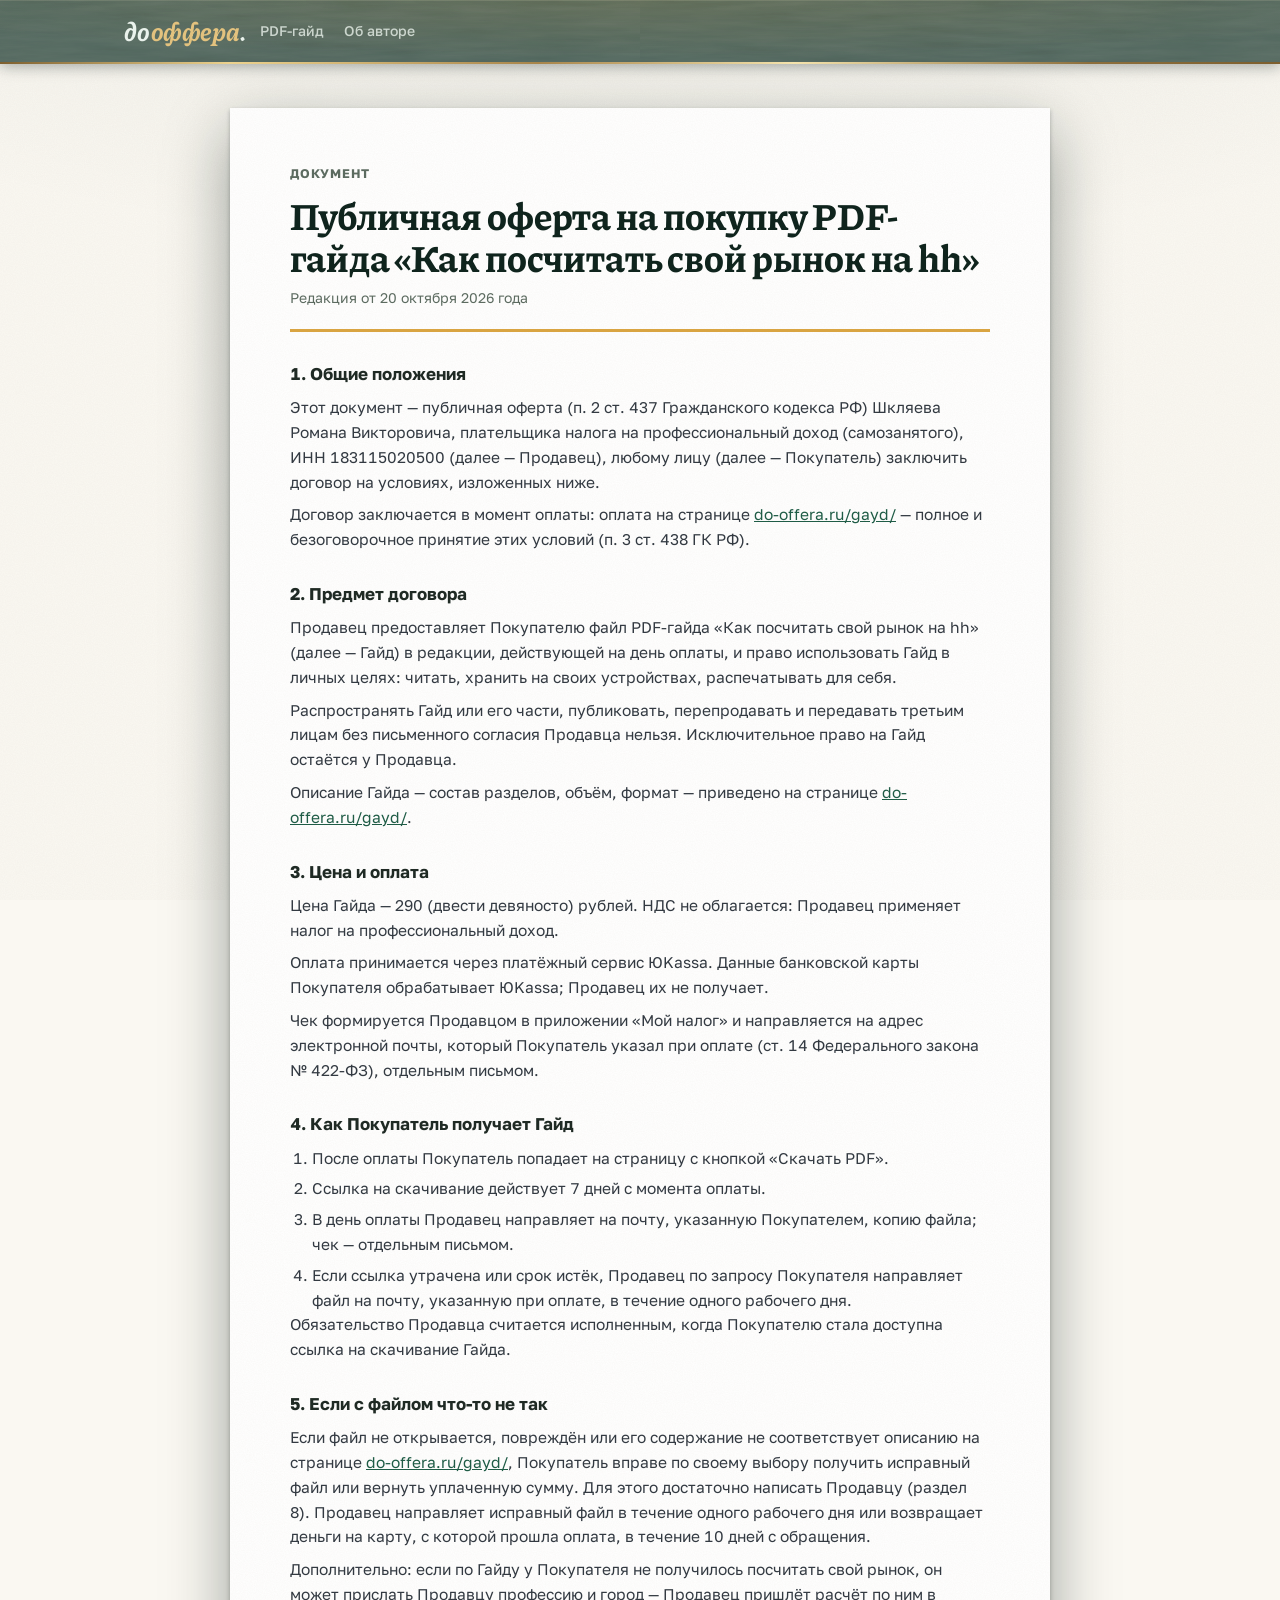
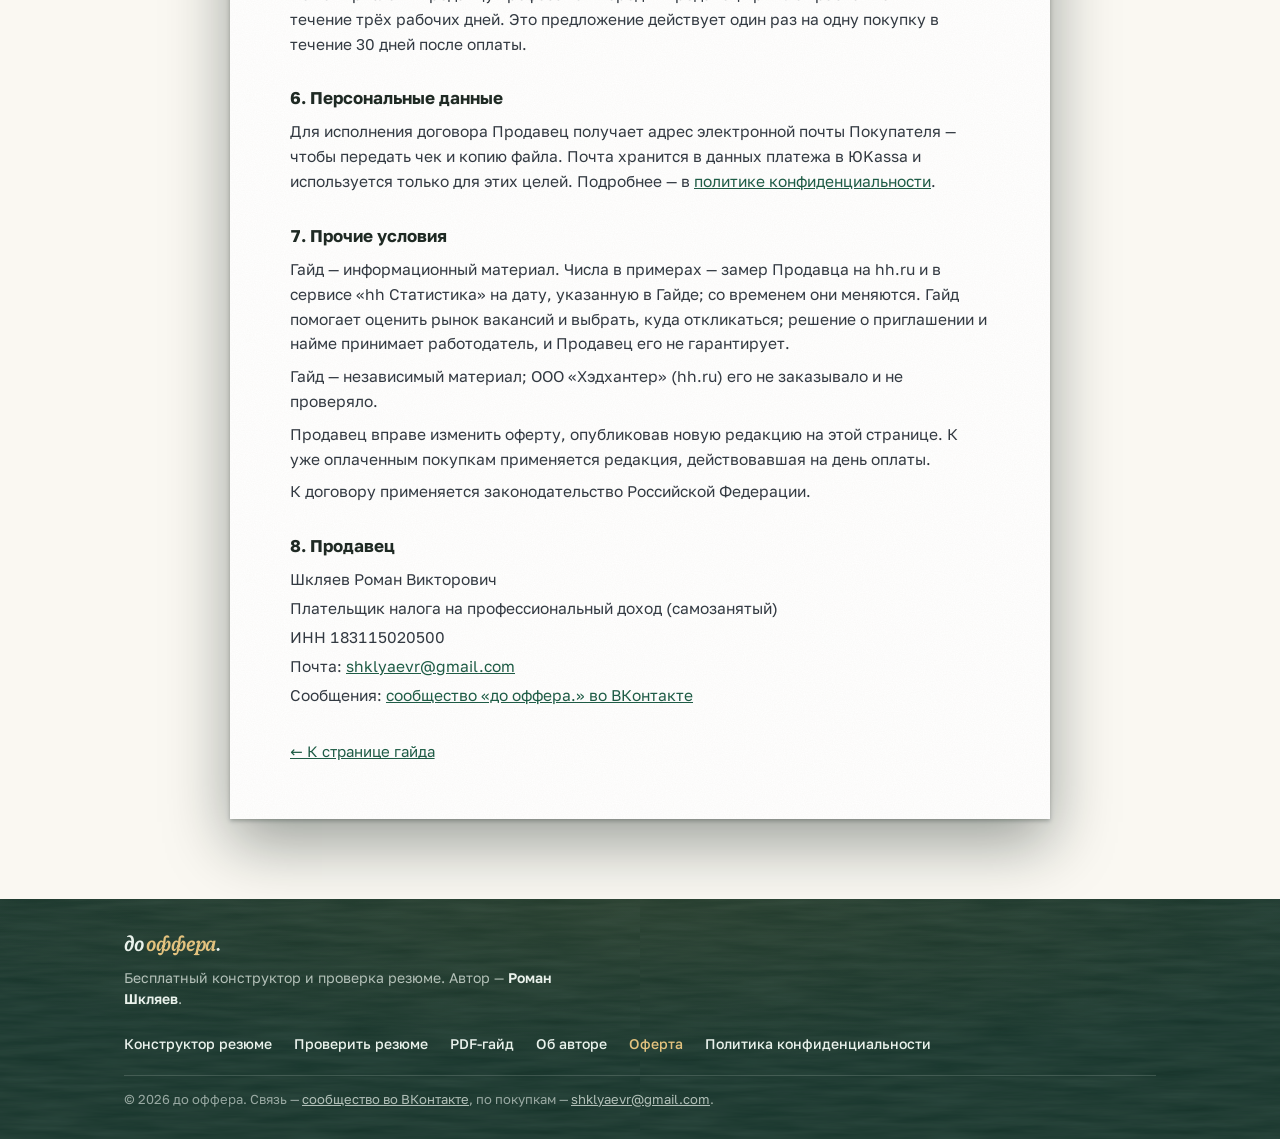
<file: oferta/index.html>
<!DOCTYPE html>
<html lang="ru">
<head>
<meta charset="UTF-8">
<meta name="viewport" content="width=device-width, initial-scale=1.0">
<title>Публичная оферта — PDF-гайд «Как посчитать свой рынок на hh» | до оффера.</title>
<meta name="description" content="Условия покупки PDF-гайда «Как посчитать свой рынок на hh»: продавец, цена, порядок получения файла, чек самозанятого, возврат.">
<link rel="canonical" href="https://do-offera.ru/oferta/">
<link rel="icon" href="data:image/svg+xml,%3Csvg xmlns='http://www.w3.org/2000/svg' viewBox='0 0 64 64'%3E%3Crect width='64' height='64' rx='14' fill='%23D9A441'/%3E%3Ctext x='32' y='46' font-family='Georgia,serif' font-style='italic' font-weight='700' font-size='38' text-anchor='middle' fill='%230F241D'%3Eд.%3C/text%3E%3C/svg%3E">
<meta name="theme-color" content="#17342B">
<link rel="stylesheet" href="../fonts/fonts.css">
<link rel="stylesheet" href="../css/base.css">
<style>
/* Токены и база — общий слой css/base.css; здесь страничное */
a{color:var(--pen)}
body{font-size:16px;line-height:1.6;-webkit-font-smoothing:antialiased}
.topbar-in{max-width:1080px}
.topnav{display:flex;gap:20px}
.topnav a{font-size:14px;font-weight:500;color:rgba(234,242,236,.78);text-decoration:none}
.topnav a:hover{color:var(--cream)}
@media (max-width:720px){.topnav{display:none}.wordmark{font-size:22px}}

.wrap{max-width:1080px;margin:0 auto;padding:0 20px}
.sheet{
  max-width:820px;margin:44px auto 80px;
  background-color:var(--paper);
  background-image:var(--paper-noise);
  box-shadow:var(--shadow-sheet);
  padding:clamp(26px,6vw,56px) clamp(20px,6vw,60px);
}
.kicker{font-size:12.5px;font-weight:700;letter-spacing:.06em;text-transform:uppercase;color:var(--ink-soft)}
h1{font-family:"Piazzolla",Georgia,serif;font-weight:700;color:var(--walnut-deep);font-size:clamp(28px,5vw,38px);line-height:1.12;margin-top:10px}
.ed{font-size:14px;color:var(--ink-soft);margin-top:8px;padding-bottom:20px;border-bottom:3px solid var(--marker)}
.s{margin-top:28px}
.s h2{font-size:17px;font-weight:700;color:var(--ink);margin-bottom:8px}
.s p, .s li{font-size:15.5px;color:#333a42}
.s p + p{margin-top:8px}
.s ol{padding-left:22px;display:grid;gap:6px;margin-top:6px}
.req{list-style:none;display:grid;gap:4px;margin-top:6px}
.req li{font-size:15.5px}
.back{margin-top:32px;font-size:15px}

/* ---------- Подвал: общий тёмный орех (css/base.css) ---------- */
.sf-in{max-width:1080px}
@media (max-width:560px){.wrap{padding:0 12px}.sheet{margin-top:20px}}
</style>
</head>
<body>

<header class="topbar">
  <div class="topbar-in">
    <a class="wordmark" href="../">до <em>оффера</em>.</a>
    <nav class="topnav" aria-label="Разделы">
      <a href="../gayd/">PDF-гайд</a>
      <a href="../ob-avtore/">Об авторе</a>
    </nav>
  </div>
</header>

<main class="wrap">
  <article class="sheet">
    <p class="kicker">Документ</p>
    <h1>Публичная оферта на покупку PDF-гайда «Как посчитать свой рынок на hh»</h1>
    <p class="ed">Редакция от 20 октября 2026 года</p>

    <section class="s">
      <h2>1. Общие положения</h2>
      <p>Этот документ — публичная оферта (п. 2 ст. 437 Гражданского кодекса РФ) Шкляева Романа Викторовича, плательщика налога на профессиональный доход (самозанятого), ИНН 183115020500 (далее — Продавец), любому лицу (далее — Покупатель) заключить договор на условиях, изложенных ниже.</p>
      <p>Договор заключается в момент оплаты: оплата на странице <a href="../gayd/">do-offera.ru/gayd/</a> — полное и безоговорочное принятие этих условий (п. 3 ст. 438 ГК РФ).</p>
    </section>

    <section class="s">
      <h2>2. Предмет договора</h2>
      <p>Продавец предоставляет Покупателю файл PDF-гайда «Как посчитать свой рынок на hh» (далее — Гайд) в редакции, действующей на день оплаты, и право использовать Гайд в личных целях: читать, хранить на своих устройствах, распечатывать для себя.</p>
      <p>Распространять Гайд или его части, публиковать, перепродавать и передавать третьим лицам без письменного согласия Продавца нельзя. Исключительное право на Гайд остаётся у Продавца.</p>
      <p>Описание Гайда — состав разделов, объём, формат — приведено на странице <a href="../gayd/">do-offera.ru/gayd/</a>.</p>
    </section>

    <section class="s">
      <h2>3. Цена и оплата</h2>
      <p>Цена Гайда — 290 (двести девяносто) рублей. НДС не облагается: Продавец применяет налог на профессиональный доход.</p>
      <p>Оплата принимается через платёжный сервис ЮKassa. Данные банковской карты Покупателя обрабатывает ЮKassa; Продавец их не получает.</p>
      <p>Чек формируется Продавцом в приложении «Мой налог» и направляется на адрес электронной почты, который Покупатель указал при оплате (ст. 14 Федерального закона № 422-ФЗ), отдельным письмом.</p>
    </section>

    <section class="s">
      <h2>4. Как Покупатель получает Гайд</h2>
      <ol>
        <li>После оплаты Покупатель попадает на страницу с кнопкой «Скачать PDF».</li>
        <li>Ссылка на скачивание действует 7 дней с момента оплаты.</li>
        <li>В день оплаты Продавец направляет на почту, указанную Покупателем, копию файла; чек — отдельным письмом.</li>
        <li>Если ссылка утрачена или срок истёк, Продавец по запросу Покупателя направляет файл на почту, указанную при оплате, в течение одного рабочего дня.</li>
      </ol>
      <p>Обязательство Продавца считается исполненным, когда Покупателю стала доступна ссылка на скачивание Гайда.</p>
    </section>

    <section class="s">
      <h2>5. Если с файлом что-то не так</h2>
      <p>Если файл не открывается, повреждён или его содержание не соответствует описанию на странице <a href="../gayd/">do-offera.ru/gayd/</a>, Покупатель вправе по своему выбору получить исправный файл или вернуть уплаченную сумму. Для этого достаточно написать Продавцу (раздел 8). Продавец направляет исправный файл в течение одного рабочего дня или возвращает деньги на карту, с которой прошла оплата, в течение 10 дней с обращения.</p>
      <p>Дополнительно: если по Гайду у Покупателя не получилось посчитать свой рынок, он может прислать Продавцу профессию и город — Продавец пришлёт расчёт по ним в течение трёх рабочих дней. Это предложение действует один раз на одну покупку в течение 30 дней после оплаты.</p>
    </section>

    <section class="s">
      <h2>6. Персональные данные</h2>
      <p>Для исполнения договора Продавец получает адрес электронной почты Покупателя — чтобы передать чек и копию файла. Почта хранится в данных платежа в ЮKassa и используется только для этих целей. Подробнее — в <a href="../privacy.html">политике конфиденциальности</a>.</p>
    </section>

    <section class="s">
      <h2>7. Прочие условия</h2>
      <p>Гайд — информационный материал. Числа в примерах — замер Продавца на hh.ru и в сервисе «hh Статистика» на дату, указанную в Гайде; со временем они меняются. Гайд помогает оценить рынок вакансий и выбрать, куда откликаться; решение о приглашении и найме принимает работодатель, и Продавец его не гарантирует.</p>
      <p>Гайд — независимый материал; ООО «Хэдхантер» (hh.ru) его не заказывало и не проверяло.</p>
      <p>Продавец вправе изменить оферту, опубликовав новую редакцию на этой странице. К уже оплаченным покупкам применяется редакция, действовавшая на день оплаты.</p>
      <p>К договору применяется законодательство Российской Федерации.</p>
    </section>

    <section class="s">
      <h2>8. Продавец</h2>
      <ul class="req">
        <li>Шкляев Роман Викторович</li>
        <li>Плательщик налога на профессиональный доход (самозанятый)</li>
        <li>ИНН 183115020500</li>
        <li>Почта: <a href="mailto:shklyaevr@gmail.com">shklyaevr@gmail.com</a></li>
        <li>Сообщения: <a href="https://vk.me/dooffera" target="_blank" rel="noopener noreferrer">сообщество «до оффера.» во ВКонтакте</a></li>
      </ul>
    </section>

    <p class="back"><a href="../gayd/">← К странице гайда</a></p>
  </article>
</main>

<footer class="sf">
  <div class="sf-in">
    <div class="sf-brand">
      <a class="sf-mark" href="../">до <em>оффера</em>.</a>
      <p>Бесплатный конструктор и проверка резюме. Автор — <a href="../ob-avtore/">Роман Шкляев</a>.</p>
    </div>
    <nav class="sf-nav" aria-label="Страницы сайта">
      <ul>
        <li><a href="../">Конструктор резюме</a></li>
        <li><a href="../proverit-rezyume/">Проверить резюме</a></li>
        <li><a href="../gayd/">PDF-гайд</a></li>
        <li><a href="../ob-avtore/">Об авторе</a></li>
        <li><a href="../oferta/" aria-current="page">Оферта</a></li>
        <li><a href="../privacy.html">Политика конфиденциальности</a></li>
      </ul>
    </nav>
    <p class="sf-note">© 2026 до оффера. Связь — <a href="https://vk.com/dooffera" target="_blank" rel="noopener noreferrer">сообщество во ВКонтакте</a>, по покупкам — <a href="mailto:shklyaevr@gmail.com">shklyaevr@gmail.com</a>.</p>
  </div>
</footer>
</body>
</html>
</file>
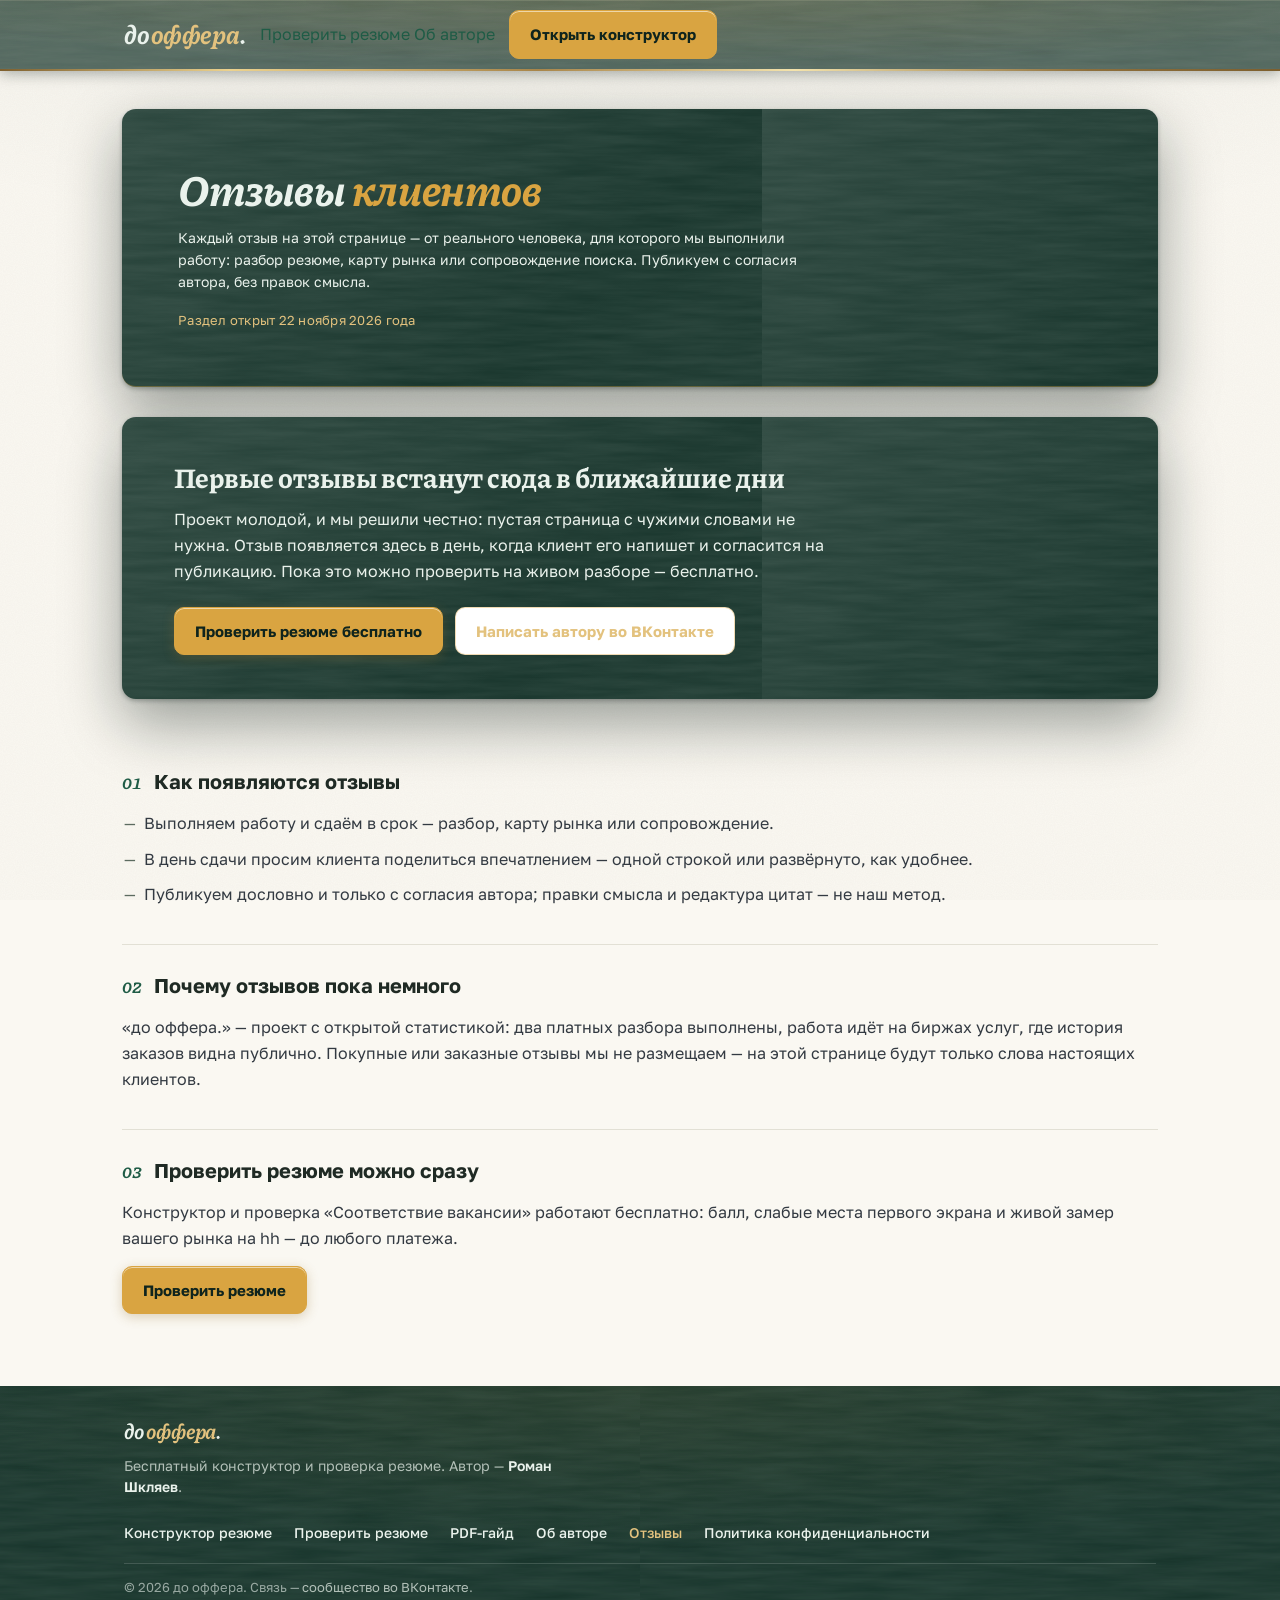
<file: otzyvy/index.html>
<!DOCTYPE html>
<html lang="ru">
<head>
<meta charset="UTF-8">
<meta name="viewport" content="width=device-width, initial-scale=1.0">
<title>Отзывы клиентов — до оффера.</title>
<meta name="description" content="Отзывы клиентов «до оффера.»: разбор резюме, карта рынка, сопровождение. Каждый отзыв — от реального клиента после выполненной работы, с согласия автора.">
<link rel="icon" href="data:image/svg+xml,%3Csvg xmlns='http://www.w3.org/2000/svg' viewBox='0 0 64 64'%3E%3Crect width='64' height='64' rx='14' fill='%23D9A441'/%3E%3Ctext x='32' y='46' font-family='Georgia,serif' font-style='italic' font-weight='700' font-size='38' text-anchor='middle' fill='%230F241D'%3Eд.%3C/text%3E%3C/svg%3E%22%3E">
<meta name="theme-color" content="#17342B">
<link rel="stylesheet" href="../fonts/fonts.css">
<link rel="stylesheet" href="../css/base.css">
<style>
/* Токены и база — общий слой css/base.css; здесь страничное */
a{color:var(--pen);text-decoration:none}
a:hover{text-decoration:underline}
body{font-size:16px;line-height:1.65;-webkit-font-smoothing:antialiased}
.topbar-in{max-width:1080px}
.wrap{max-width:1080px;margin:0 auto;padding:38px 22px 72px}

.hero{
  background-color:var(--walnut);
  background-image:var(--glass);
  border-radius:14px;
  padding:clamp(34px,6vw,56px) clamp(24px,5vw,56px);
  color:var(--cream);
  box-shadow:var(--shadow-sheet);
}
.hero h1{
  font-family:"Piazzolla",Georgia,serif;font-weight:700;
  font-size:clamp(30px,5.5vw,44px);line-height:1.1;color:var(--cream);
  letter-spacing:-.01em;
}
.hero h1 em{color:var(--marker);font-style:italic}
.hero p{margin-top:14px;max-width:640px;color:var(--cream)}
.hero .open-line{
  margin-top:18px;font-size:13px;color:var(--gold);
  letter-spacing:.02em;
}

.rz-grid{margin-top:30px;display:grid;gap:16px;grid-template-columns:repeat(auto-fill,minmax(300px,1fr))}
.rz{
  background-color:var(--paper);
  background-image:var(--paper-noise);
  border:1px solid var(--line);border-radius:12px;
  box-shadow:var(--shadow-card);
  padding:22px 24px;
}
.rz .quote{color:var(--ink)}
.rz .who{margin-top:14px;font-size:13px;color:var(--ink-soft)}
.rz .who b{color:var(--ink);font-weight:600}
.rz .mark{
  font-family:"Piazzolla",Georgia,serif;font-size:34px;line-height:1;
  color:var(--marker);display:block;margin-bottom:8px;
}

.empty{
  margin-top:30px;
  background-color:var(--walnut);
  background-image:var(--glass);
  border-radius:14px;
  padding:clamp(28px,5vw,44px) clamp(24px,5vw,52px);
  color:var(--cream);
  box-shadow:var(--shadow-sheet);
}
.empty h2{
  font-family:"Piazzolla",Georgia,serif;font-weight:700;
  font-size:clamp(22px,3.5vw,28px);line-height:1.15;color:var(--cream);
}
.empty p{margin-top:12px;max-width:660px;color:var(--cream)}
.empty .actions{margin-top:22px;display:flex;flex-wrap:wrap;gap:12px;align-items:center}
.btn{display:inline-flex;align-items:center;gap:8px;border-radius:10px;padding:11px 20px;font-weight:700;font-size:15px;text-decoration:none}
.btn:hover{text-decoration:none}
.btn-primary{background:var(--marker);color:var(--walnut-deep);box-shadow:inset 0 1px 0 rgba(255,255,255,.55),0 3px 12px rgba(150,112,45,.30)}
.btn-primary:hover{background:#E4B45C}
.btn-glass{border:1px solid var(--marker-glass);color:var(--gold)}
.btn-glass:hover{border-color:var(--marker)}

section.s{margin-top:36px}
section.s h2{
  font-size:20px;font-weight:700;color:var(--ink);
  display:flex;align-items:baseline;gap:12px;margin-bottom:12px;
  padding-top:24px;border-top:1px solid var(--line);
}
section.s:first-of-type h2{border-top:none;padding-top:0}
section.s h2 .num{
  font-family:"Piazzolla",Georgia,serif;font-style:italic;font-weight:700;
  color:var(--pen);font-size:17px;flex:none;
}
section.s p{margin-top:8px;color:#333a42}
section.s ul{margin:10px 0 0;padding-left:2px;list-style:none;display:grid;gap:9px}
section.s ul li{position:relative;padding-left:20px;color:#333a42}
section.s ul li::before{content:"—";position:absolute;left:0;color:var(--ink-soft)}
strong{font-weight:600;color:var(--ink)}

.sf-in{max-width:1080px}
</style>
</head>
<body>

<header class="topbar">
  <div class="topbar-in">
    <a class="wordmark" href="../">до <em>оффера</em>.</a>
    <nav class="topnav" aria-label="Основные страницы">
      <a href="../proverit-rezyume/">Проверить резюме</a>
      <a href="../ob-avtore/">Об авторе</a>
    </nav>
    <a class="btn btn-primary" href="../">Открыть конструктор</a>
  </div>
</header>

<div class="wrap">
  <div class="hero">
    <h1>Отзывы <em>клиентов</em></h1>
    <p>Каждый отзыв на этой странице — от реального человека, для которого мы выполнили работу: разбор резюме, карту рынка или сопровождение поиска. Публикуем с согласия автора, без правок смысла.</p>
    <p class="open-line">Раздел открыт 22 ноября 2026 года</p>
  </div>

  <div class="empty">
    <h2>Первые отзывы встанут сюда в ближайшие дни</h2>
    <p>Проект молодой, и мы решили честно: пустая страница с чужими словами не нужна. Отзыв появляется здесь в день, когда клиент его напишет и согласится на публикацию. Пока это можно проверить на живом разборе — бесплатно.</p>
    <div class="actions">
      <a class="btn btn-primary" href="../proverit-rezyume/">Проверить резюме бесплатно</a>
      <a class="btn btn-glass" href="https://vk.com/dooffera" target="_blank" rel="noopener noreferrer">Написать автору во ВКонтакте</a>
    </div>
  </div>

  <!-- Слоты отзывов: карточки добавляются по мере согласий клиентов.
       Разметка одной карточки:
       <figure class="rz">
         <span class="mark">„</span>
         <blockquote class="quote">Текст отзыва дословно.</blockquote>
         <figcaption class="who"><b>Имя</b> — услуга, дата публикации</figcaption>
       </figure>
       помещать в контейнер .rz-grid ниже -->

  <div class="rz-grid" id="rz-grid"></div>

  <section class="s">
    <h2><span class="num">01</span> Как появляются отзывы</h2>
    <ul>
      <li>Выполняем работу и сдаём в срок — разбор, карту рынка или сопровождение.</li>
      <li>В день сдачи просим клиента поделиться впечатлением — одной строкой или развёрнуто, как удобнее.</li>
      <li>Публикуем дословно и только с согласия автора; правки смысла и редактура цитат — не наш метод.</li>
    </ul>
  </section>

  <section class="s">
    <h2><span class="num">02</span> Почему отзывов пока немного</h2>
    <p>«до оффера.» — проект с открытой статистикой: два платных разбора выполнены, работа идёт на биржах услуг, где история заказов видна публично. Покупные или заказные отзывы мы не размещаем — на этой странице будут только слова настоящих клиентов.</p>
  </section>

  <section class="s">
    <h2><span class="num">03</span> Проверить резюме можно сразу</h2>
    <p>Конструктор и проверка «Соответствие вакансии» работают бесплатно: балл, слабые места первого экрана и живой замер вашего рынка на hh — до любого платежа.</p>
    <p style="margin-top:14px"><a class="btn btn-primary" href="../proverit-rezyume/">Проверить резюме</a></p>
  </section>
</div>

<footer class="sf">
  <div class="sf-in">
    <div class="sf-brand">
      <a class="sf-mark" href="../">до <em>оффера</em>.</a>
      <p>Бесплатный конструктор и проверка резюме. Автор — <a href="../ob-avtore/">Роман Шкляев</a>.</p>
    </div>
    <nav class="sf-nav" aria-label="Страницы сайта">
      <ul>
        <li><a href="../">Конструктор резюме</a></li>
        <li><a href="../proverit-rezyume/">Проверить резюме</a></li>
        <li><a href="../gayd/">PDF-гайд</a></li>
        <li><a href="../ob-avtore/">Об авторе</a></li>
        <li><a href="./" aria-current="page">Отзывы</a></li>
        <li><a href="../privacy.html">Политика конфиденциальности</a></li>
      </ul>
    </nav>
    <p class="sf-note">© 2026 до оффера. Связь — <a href="https://vk.com/dooffera" target="_blank" rel="noopener noreferrer">сообщество во ВКонтакте</a>.</p>
  </div>
</footer>

</body>
</html>
</file>
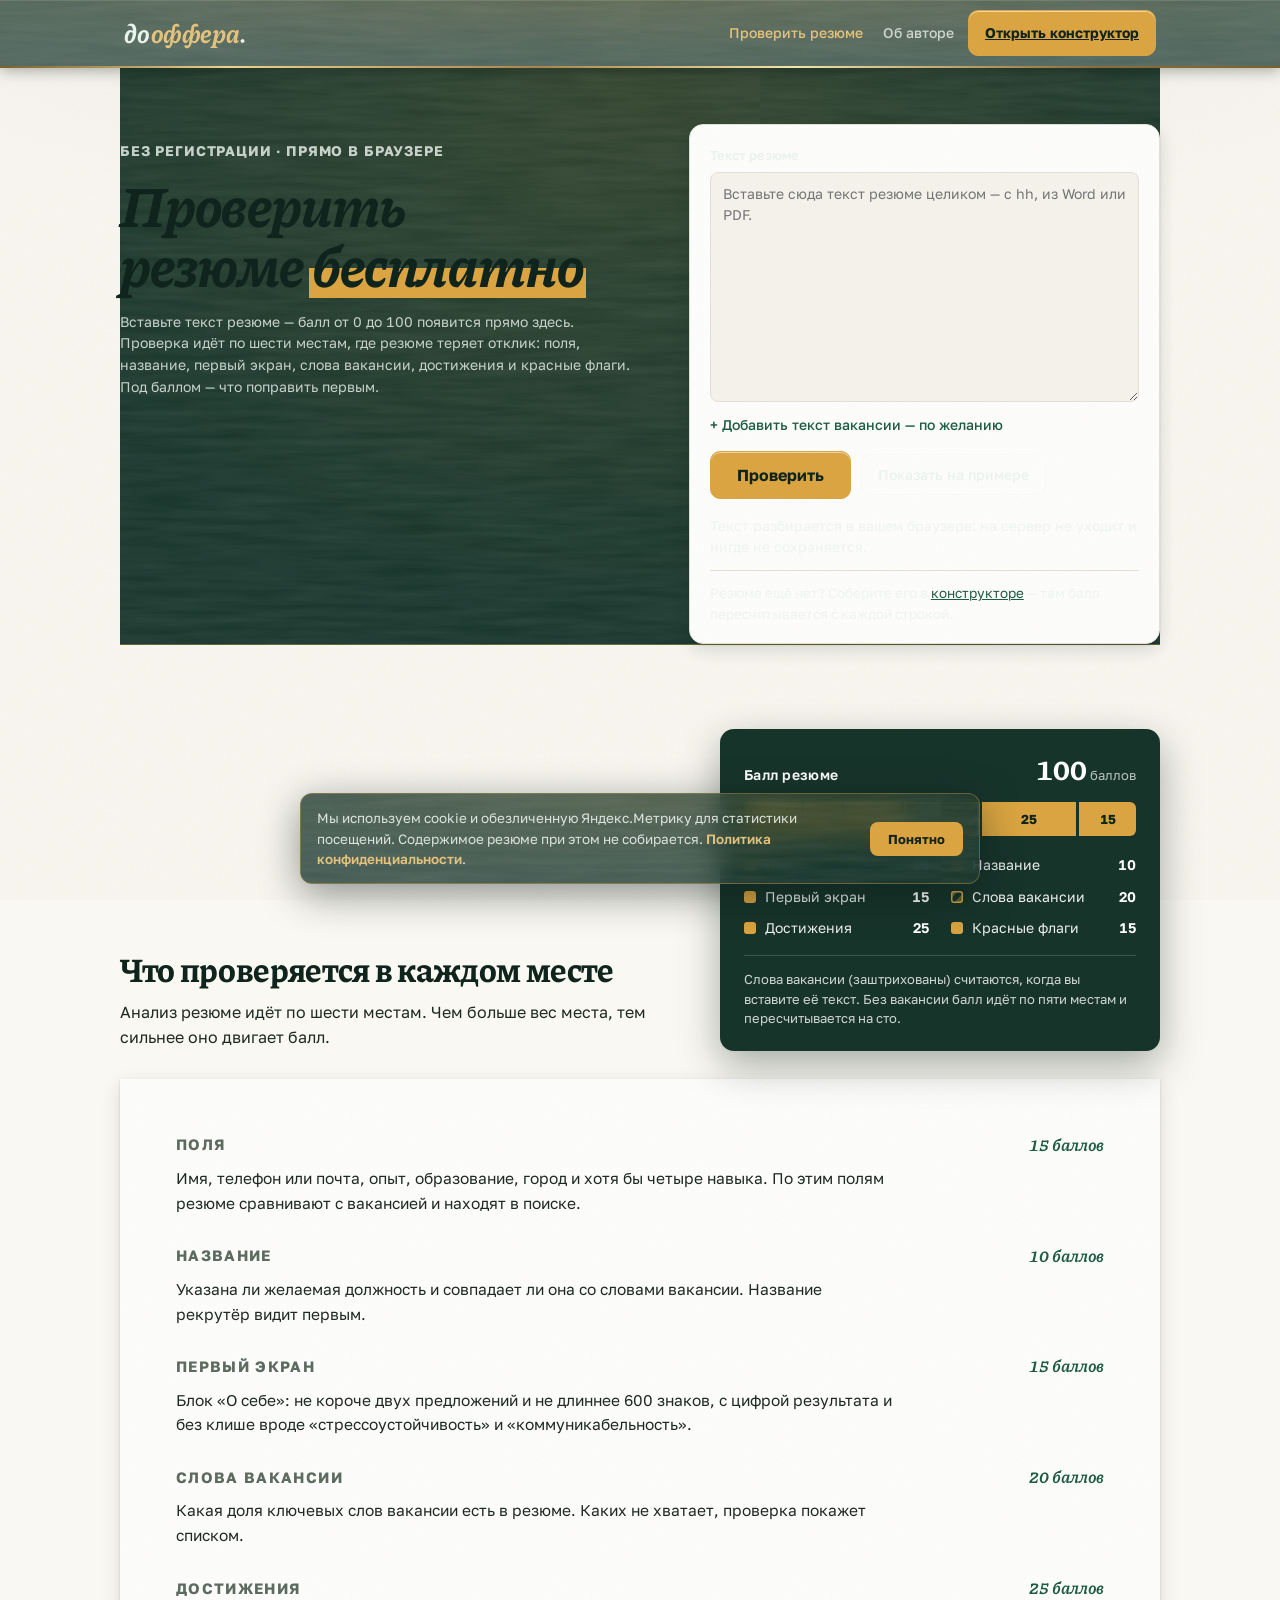
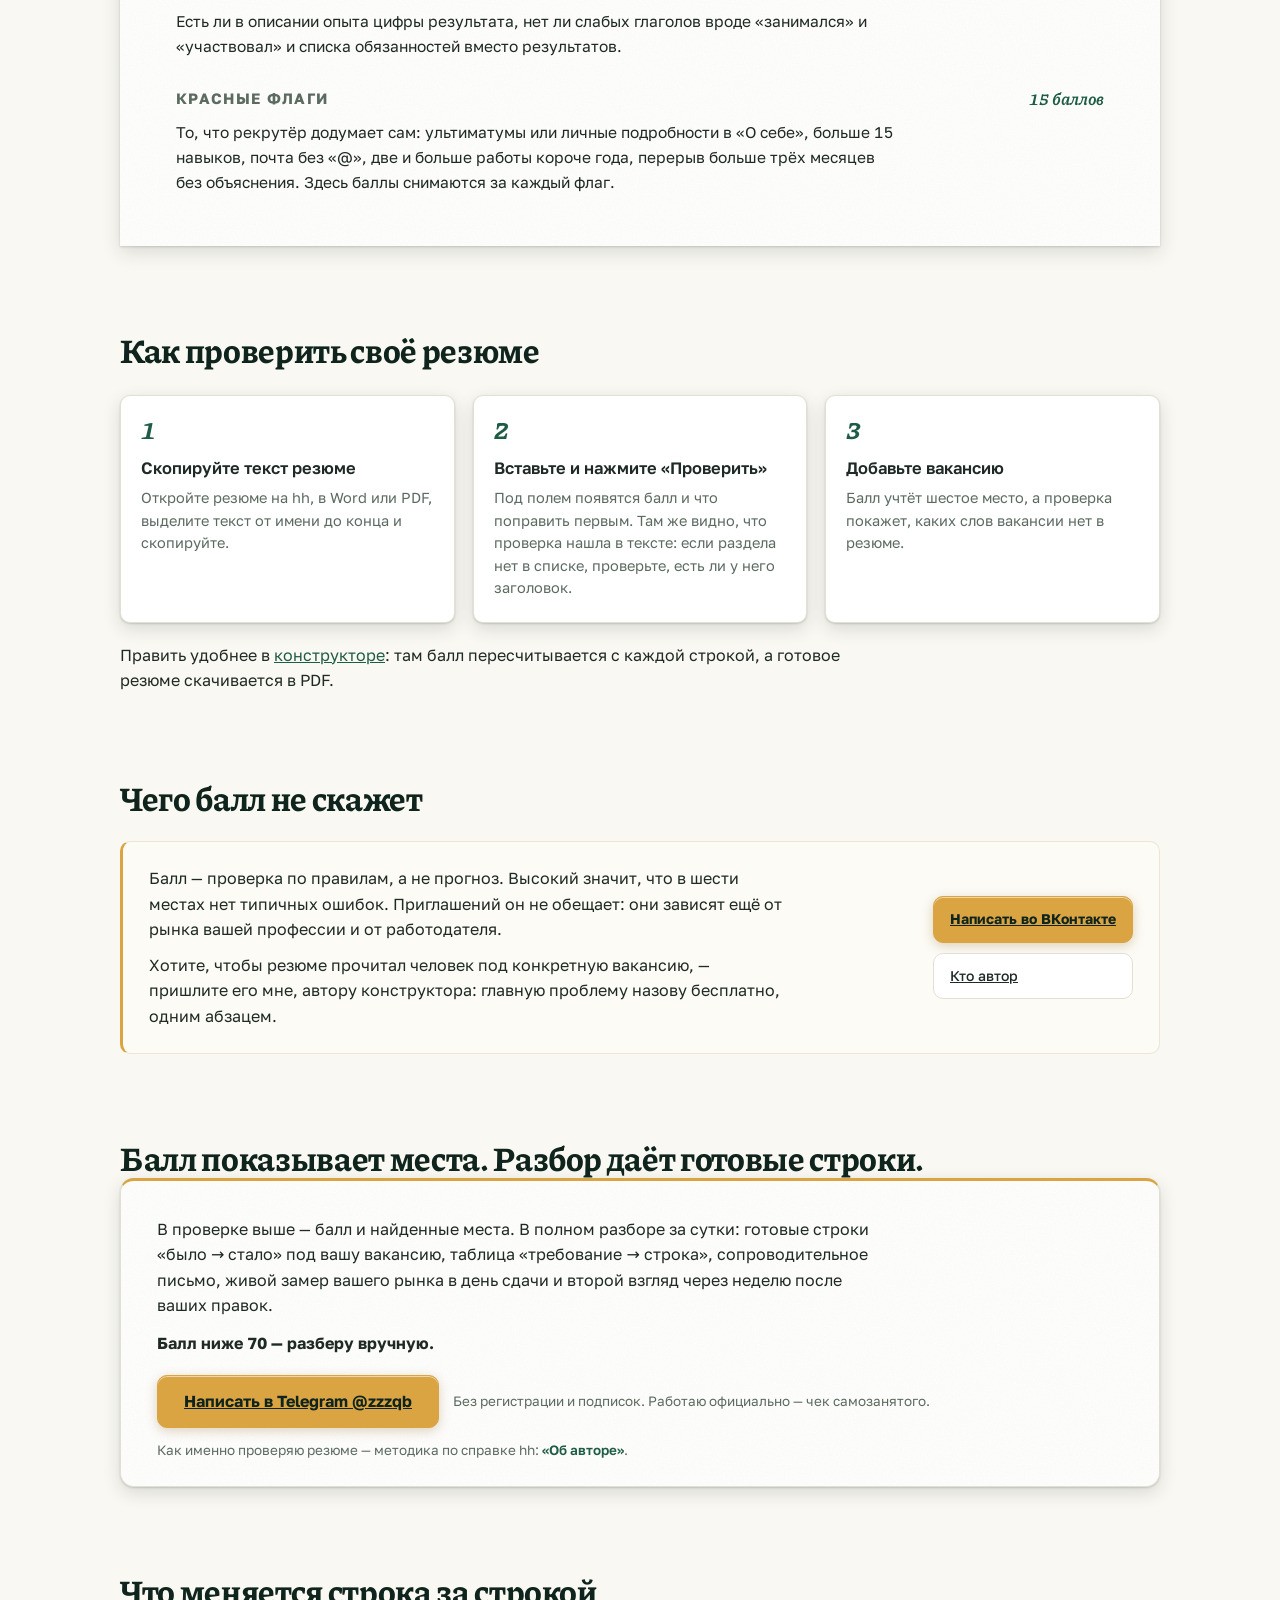
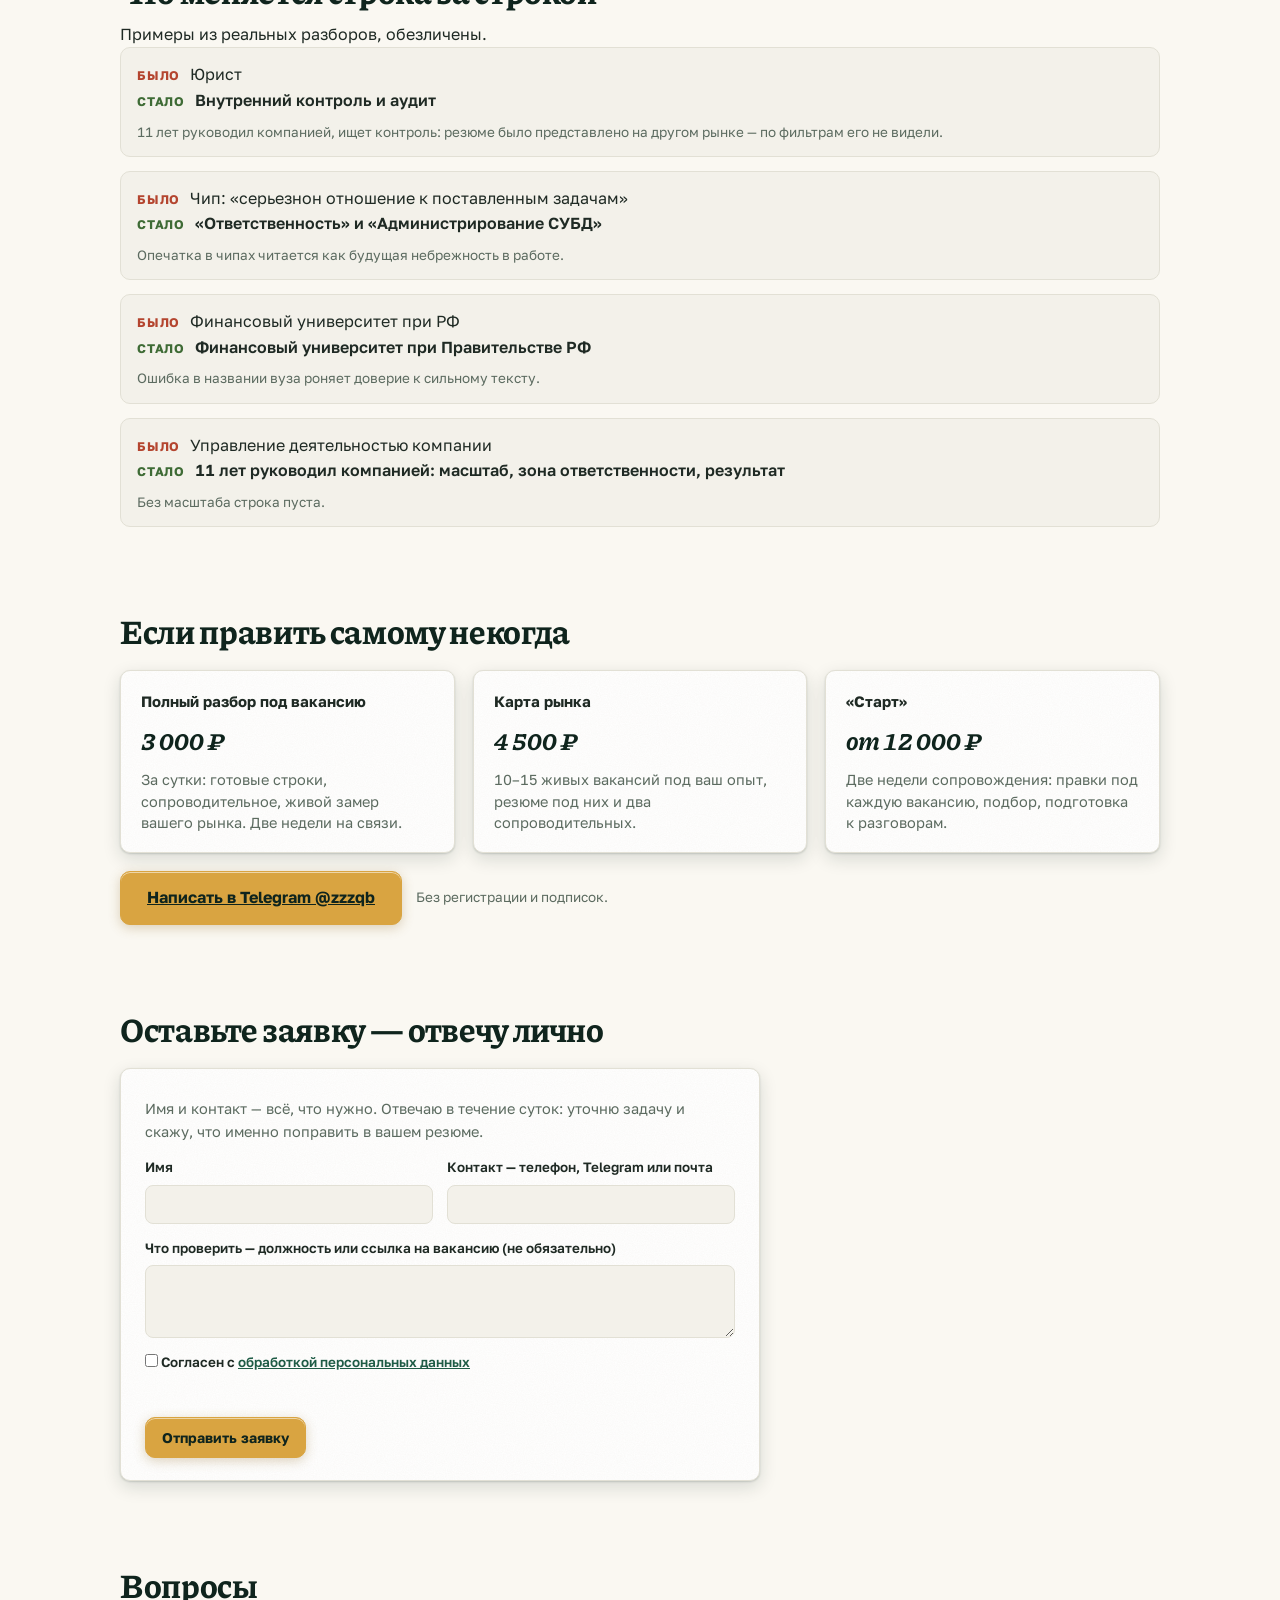
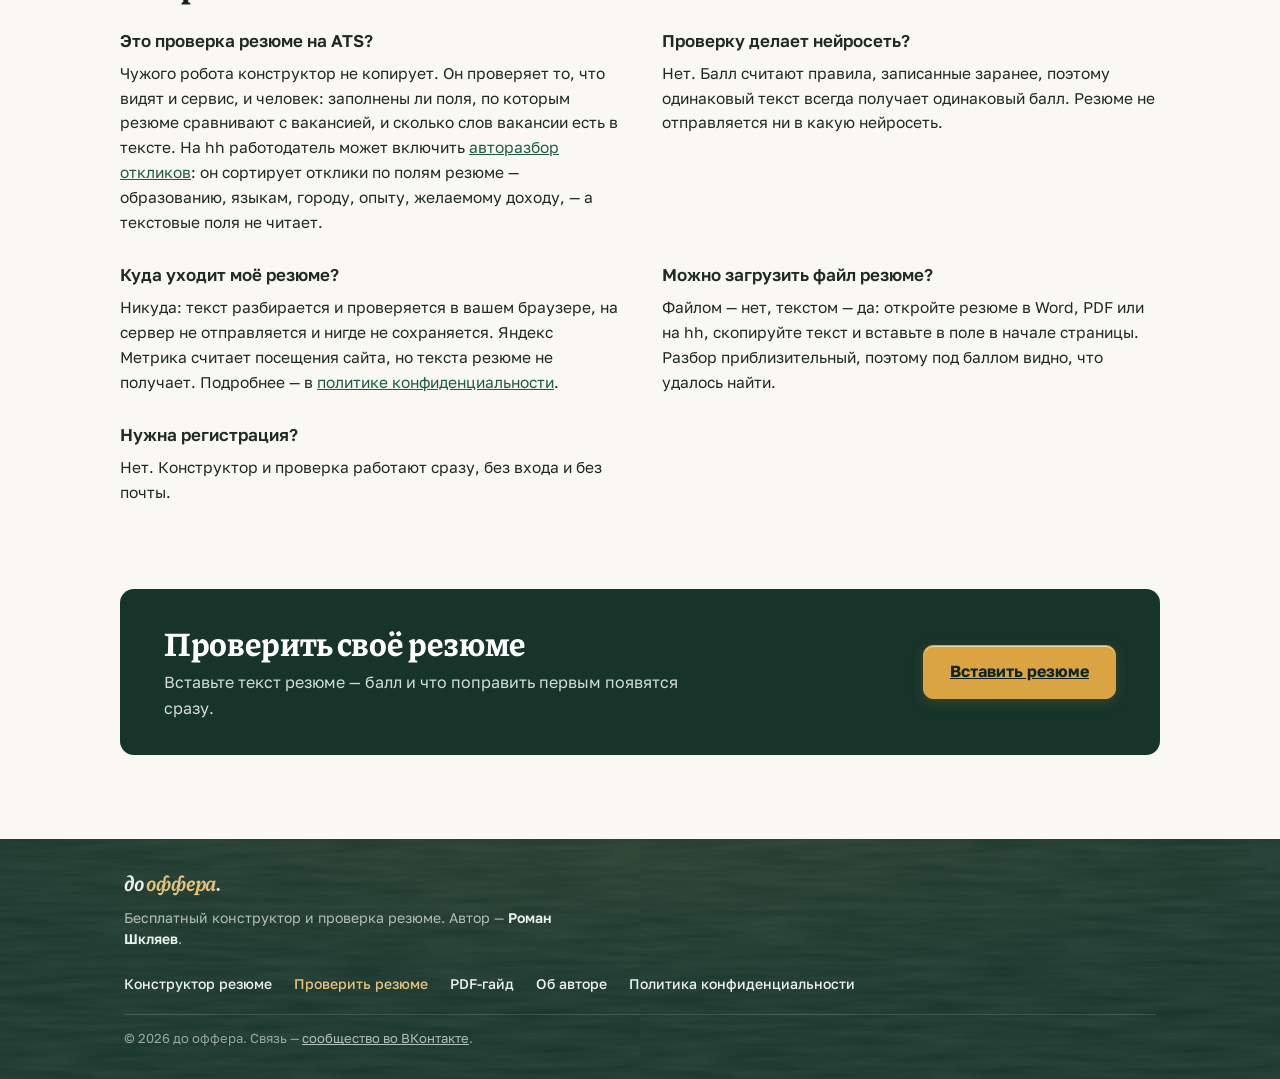
<file: proverit-rezyume/index.html>
<!DOCTYPE html>
<html lang="ru">
<head>
<meta charset="UTF-8">
<meta name="viewport" content="width=device-width, initial-scale=1.0">
<title>Проверить резюме бесплатно: оценка от 0 до 100 — до оффера.</title>
<meta name="description" content="Бесплатная проверка резюме онлайн: вставьте текст и получите оценку от 0 до 100 по шести местам, где резюме теряет отклик, и что поправить первым. Без регистрации, текст не уходит на сервер.">
<link rel="canonical" href="https://do-offera.ru/proverit-rezyume/">
<link rel="icon" href="data:image/svg+xml,%3Csvg xmlns='http://www.w3.org/2000/svg' viewBox='0 0 64 64'%3E%3Crect width='64' height='64' rx='14' fill='%23D9A441'/%3E%3Ctext x='32' y='46' font-family='Georgia,serif' font-style='italic' font-weight='700' font-size='38' text-anchor='middle' fill='%230F241D'%3Eд.%3C/text%3E%3C/svg%3E">
<meta name="theme-color" content="#17342B">
<meta property="og:title" content="Проверить резюме бесплатно: оценка от 0 до 100">
<meta property="og:description" content="Вставьте текст резюме — балл по шести местам, где резюме теряет отклик, и что поправить первым. Без регистрации, прямо в браузере.">
<meta property="og:type" content="website">
<meta property="og:url" content="https://do-offera.ru/proverit-rezyume/">
<meta property="og:image" content="https://do-offera.ru/og-image.png">
<meta property="og:image:width" content="1590">
<meta property="og:image:height" content="400">
<meta property="og:image:alt" content="до оффера. — конструктор резюме">
<meta name="twitter:card" content="summary_large_image">
<link rel="stylesheet" href="../fonts/fonts.css">
<link rel="stylesheet" href="../css/base.css">
<style>
/* Токены и база — общий слой css/base.css; здесь страничное */
a{color:var(--pen)}
body{font-size:16px;line-height:1.6;-webkit-font-smoothing:antialiased}
.mark{
  font-style:italic;
  background:linear-gradient(transparent 55%,var(--marker) 55%,var(--marker) 92%,transparent 92%);
  padding:0 3px;
}
.topbar-in{max-width:1080px}
.wordmark{margin-right:auto}
.topnav{display:flex;gap:20px}
.topnav a{font-size:14px;font-weight:500;color:rgba(234,242,236,.78);text-decoration:none}
.topnav a:hover{color:var(--cream)}
.topnav a[aria-current="page"]{color:var(--gold)}
.btn-lg{font-size:16px;padding:13px 26px}
@media (max-width:720px){
  .topnav{display:none}
  .topbar-in{padding:8px 16px;gap:12px}
  .wordmark{font-size:21px}
  .topbar .btn-primary{padding:7px 12px;font-size:13px}
}

/* ---------- Общее ---------- */
.wrap{max-width:1080px;margin:0 auto;padding:0 20px}
.block{margin-top:84px}
.kicker{font-size:12.5px;font-weight:700;letter-spacing:.06em;text-transform:uppercase;color:var(--ink-soft)}
.h2{
  font-family:"Piazzolla",Georgia,serif;font-weight:700;color:var(--walnut-deep);
  font-size:clamp(26px,3.6vw,34px);line-height:1.15;letter-spacing:-.01em;
}
.intro{margin-top:12px;max-width:640px;color:var(--ink)}

/* ---------- Первый экран ---------- */
.hero{
  display:grid;grid-template-columns:minmax(0,1.05fr) minmax(0,.95fr);
  gap:48px;align-items:start;padding-top:56px;
}
.hero h1{
  font-family:"Piazzolla",Georgia,serif;font-weight:700;color:var(--walnut-deep);
  font-size:clamp(38px,6vw,58px);line-height:1.04;letter-spacing:-.015em;margin-top:12px;
}
.lede{margin-top:20px;font-size:18px;line-height:1.55;color:var(--ink);max-width:540px}
.hero-alt{color:var(--ink-soft)}

/* ---------- Поле проверки ---------- */
.checker{
  background-color:var(--paper);background-image:var(--paper-noise);
  border:1px solid var(--line);border-radius:14px;
  box-shadow:var(--shadow-card);
  padding:20px 20px 18px;scroll-margin-top:72px;
}
.ck-label{display:block;font-size:13px;font-weight:600;margin-bottom:6px}
.checker textarea{
  display:block;width:100%;border:1px solid var(--line);border-radius:8px;background:var(--paper-soft);
  padding:10px 12px;font:inherit;font-size:14px;line-height:1.5;color:var(--ink);resize:vertical;
}
.checker textarea:focus{border-color:var(--pen);outline:none;background:var(--paper)}
#resumeText{min-height:230px}
.ck-vac{margin-top:12px}
.ck-vac summary{cursor:pointer;font-size:14px;font-weight:500;color:var(--pen);list-style:none}
.ck-vac summary::-webkit-details-marker{display:none}
.ck-vac summary::before{content:"+ "}
.ck-vac[open] summary::before{content:"− "}
.ck-vac textarea{margin-top:8px;min-height:120px}
.ck-row{margin-top:14px;display:flex;align-items:center;gap:10px;flex-wrap:wrap}
.ck-note{margin-top:10px;font-size:12.5px;color:var(--ink-soft);line-height:1.45}
.ck-err{margin-top:10px;font-size:13.5px;color:#B4452F}
.ck-info{margin-top:10px;font-size:13.5px;color:var(--ink);background:#FCFBF6;border-left:3px solid var(--marker);padding:7px 10px;border-radius:6px}
.checker .hero-alt{margin-top:12px;padding-top:12px;border-top:1px solid var(--line);font-size:13.5px}

/* ---------- Результат ---------- */
.result{margin-top:40px;display:grid;grid-template-columns:minmax(0,1fr) minmax(0,1fr);gap:20px;align-items:start;scroll-margin-top:72px}
.result[hidden]{display:none}
.res-card{background:var(--walnut);color:#fff;border-radius:14px;padding:24px;box-shadow:0 14px 40px rgba(10,25,20,.35)}
.res-top{display:flex;justify-content:space-between;align-items:baseline;gap:10px}
.res-top h2{font-size:14px;font-weight:600;letter-spacing:.02em}
.res-total{font-family:"Piazzolla",Georgia,serif;font-weight:700;font-size:44px;line-height:1;white-space:nowrap}
.res-total small{font-family:"Golos Text",system-ui,sans-serif;font-size:14px;font-weight:400;color:rgba(255,255,255,.7);margin-left:4px}
.res-human{margin-top:14px;padding:12px 14px;border-radius:10px;background:rgba(255,255,255,.08);display:flex;align-items:center;gap:10px 14px;flex-wrap:wrap}
.res-human span{flex:1;min-width:180px;font-size:14px;color:rgba(255,255,255,.92);line-height:1.45}
.res-human .btn{background:var(--marker);border-color:var(--marker);color:var(--walnut-deep);font-weight:700}
.res-human .btn:hover{background:#E4B45C;border-color:#E4B45C}
.res-ruler{display:flex;gap:3px;height:14px;margin:18px 0 18px}
.res-ruler span{position:relative;background:rgba(255,255,255,.14);overflow:hidden;min-width:0}
.res-ruler span:first-child{border-radius:5px 0 0 5px}
.res-ruler span:last-child{border-radius:0 5px 5px 0}
.res-ruler i{position:absolute;top:0;bottom:0;left:0;background:var(--marker)}
.res-ruler .off{background:repeating-linear-gradient(135deg,rgba(217,164,65,.30) 0 5px,transparent 5px 10px)}
.res-places{list-style:none;display:grid;gap:11px}
.res-places li{display:grid;grid-template-columns:minmax(0,1fr) auto;gap:2px 12px;font-size:14.5px}
.res-places .nm{font-weight:600}
.res-places .pt{color:var(--marker);font-weight:600;white-space:nowrap}
.res-places .nt{grid-column:1/-1;color:rgba(255,255,255,.75);font-size:13px;line-height:1.45}
.res-places .off .pt{color:rgba(255,255,255,.6);font-weight:400}
.res-empty{margin-top:14px;font-size:14.5px;color:rgba(255,255,255,.88)}
.res-empty ul{margin-top:10px;padding-left:18px;display:grid;gap:6px}
.res-empty b{color:var(--marker);font-weight:600}
.res-side{display:flex;flex-direction:column;gap:14px}
.res-box{background:var(--paper);border:1px solid var(--line);border-radius:var(--radius);box-shadow:var(--shadow-card);padding:18px 20px}
.res-box h3{font-size:12.5px;font-weight:700;letter-spacing:.06em;text-transform:uppercase;color:var(--ink-soft);margin-bottom:8px}
.res-box p{font-size:15px;color:var(--ink)}
.res-box p + p{margin-top:8px}
.res-fix{border-left:3px solid var(--marker)}
.chips{display:flex;flex-wrap:wrap;gap:6px}
.chip{font-size:12.5px;border-radius:99px;padding:3px 10px;background:var(--ok-soft);color:var(--ok)}
.chip.miss{background:#F6ECCB;color:#6E570F}
.res-box .hint{font-size:13px;color:var(--ink-soft);margin-top:10px}
.res-cta{display:flex;gap:10px;flex-wrap:wrap}

.places-head{display:grid;grid-template-columns:minmax(0,1fr) minmax(0,440px);gap:24px 48px;align-items:end}

/* Линейка балла: сто баллов, поделённые между шестью местами */
.scorecard{
  background:var(--walnut);color:#fff;border-radius:14px;
  padding:24px 24px 22px;box-shadow:0 14px 40px rgba(10,25,20,.35);
}
.sc-top{display:flex;justify-content:space-between;align-items:baseline;gap:10px}
.sc-top h2{font-size:14px;font-weight:600;letter-spacing:.02em}
.sc-top .sc-max{font-family:"Piazzolla",Georgia,serif;font-weight:700;font-size:30px;line-height:1}
.sc-top .sc-max small{font-size:13px;font-weight:400;color:rgba(255,255,255,.7);margin-left:3px;font-family:"Golos Text",system-ui,sans-serif}
.ruler{display:flex;gap:3px;height:34px;margin:16px 0 18px}
.ruler span{
  display:flex;align-items:center;justify-content:center;
  background:var(--marker);color:var(--walnut-deep);
  font-size:13px;font-weight:700;min-width:0;
}
.ruler span:first-child{border-radius:6px 0 0 6px}
.ruler span:last-child{border-radius:0 6px 6px 0}
.ruler .vac,.sc-legend .vac i{
  background:repeating-linear-gradient(135deg,rgba(217,164,65,.38) 0 5px,transparent 5px 10px);
  box-shadow:inset 0 0 0 1.5px var(--marker);color:var(--marker);
}
.sc-legend{list-style:none;display:grid;grid-template-columns:1fr 1fr;gap:9px 22px}
.sc-legend li{display:flex;align-items:center;gap:9px;font-size:14px;color:rgba(255,255,255,.92)}
.sc-legend i{width:12px;height:12px;border-radius:3px;background:var(--marker);flex:none}
.sc-legend b{margin-left:auto;font-weight:600;color:#fff}
.sc-note{margin-top:16px;padding-top:14px;border-top:1px solid rgba(255,255,255,.16);font-size:13px;line-height:1.5;color:rgba(255,255,255,.8)}

/* ---------- Лист: что проверяется ---------- */
.sheet{
  margin-top:28px;
  background-color:var(--paper);
  background-image:var(--paper-noise);
  box-shadow:var(--shadow-card);
  padding:clamp(24px,5vw,52px) clamp(20px,5vw,56px);
}
.place + .place{margin-top:26px}
.place h3{
  font-size:15px;font-weight:700;color:var(--ink-soft);
  text-transform:uppercase;letter-spacing:.09em;
  display:flex;align-items:center;gap:12px;margin-bottom:8px;
}
.place h3::after{content:"";flex:1;height:1px;background:var(--hairline-gold);order:1}
.place h3 .pts{
  order:2;font-family:"Piazzolla",Georgia,serif;font-style:italic;font-weight:700;
  font-size:17px;letter-spacing:0;text-transform:none;color:var(--pen);white-space:nowrap;
}
.place p{color:var(--ink);font-size:15.5px;line-height:1.6;max-width:720px}

/* ---------- Как проверить ---------- */
.steps{list-style:none;margin-top:26px;display:grid;grid-template-columns:repeat(3,minmax(0,1fr));gap:18px}
.steps li{
  background:var(--paper);border:1px solid var(--line);border-radius:var(--radius);
  box-shadow:var(--shadow-card);padding:20px 20px 22px;
}
.steps .n{font-family:"Piazzolla",Georgia,serif;font-style:italic;font-weight:700;color:var(--pen);font-size:26px;line-height:1}
.steps h3{font-size:16.5px;font-weight:600;margin-top:10px;line-height:1.35}
.steps p{font-size:14.5px;color:var(--ink-soft);margin-top:8px;line-height:1.55}
.after-steps{margin-top:20px;color:var(--ink);max-width:720px}

/* ---------- Чего балл не скажет ---------- */
.limits{
  padding:24px 26px;background:#FCFBF6;border:1px solid #ECE6D2;
  border-left:3px solid var(--marker);border-radius:var(--radius);
  display:grid;grid-template-columns:minmax(0,1fr) auto;gap:20px 32px;align-items:center;
}
.limits p{color:var(--ink);max-width:640px}
.limits p + p{margin-top:10px}
.limits .btns{display:flex;flex-direction:column;gap:10px;align-items:stretch}

/* ---------- Вопросы ---------- */
.faq{margin-top:26px;display:grid;grid-template-columns:repeat(2,minmax(0,1fr));gap:30px 44px}
.faq h3{font-size:17px;font-weight:600;line-height:1.35}
.faq p{margin-top:8px;color:var(--ink);font-size:15.5px}

/* ---------- Финал ---------- */
.final{
  margin-top:84px;margin-bottom:84px;
  background:var(--walnut);color:#fff;border-radius:14px;
  padding:34px clamp(22px,4vw,44px);
  display:flex;align-items:center;justify-content:space-between;gap:20px 32px;flex-wrap:wrap;
}
.final .h2{color:#fff}
.final p{margin-top:8px;color:rgba(255,255,255,.82);max-width:520px}
.final .btn-primary{background:var(--marker);border-color:var(--marker);color:var(--walnut-deep)}
.final .btn-primary:hover{background:#E4B45C;border-color:#E4B45C}

@media (max-width:900px){
  .hero{grid-template-columns:1fr;gap:28px;padding-top:36px}
  .result{grid-template-columns:1fr;margin-top:28px}
  .places-head{grid-template-columns:1fr}
  .steps{grid-template-columns:1fr}
  .faq{grid-template-columns:1fr;gap:24px}
  .limits{grid-template-columns:1fr}
  .limits .btns{flex-direction:row;flex-wrap:wrap}
  .block{margin-top:64px}
  .final{margin-top:64px;margin-bottom:64px}
}
@media (max-width:420px){
  .wrap{padding:0 16px}
  .hero{padding-top:18px;gap:18px}
  .hero h1{font-size:32px;margin-top:8px}
  .sc-legend{grid-template-columns:1fr}
  .lede{font-size:16px;margin-top:12px}
  .checker{padding:16px 14px 14px}
  #resumeText{min-height:130px;height:130px}
  .ck-row .btn{padding:11px 13px}
  .ck-row .btn-lg{font-size:15px}
  .res-card{padding:20px 16px}
  .res-cta .btn{flex:1}
}

/* ---------- Мост, галерея «было → стало» и цены (план sajt-koncepciya-povorot) ---------- */
.bridge{background-color:var(--paper);background-image:var(--paper-noise);border:1px solid var(--line);border-top:3px solid var(--marker);border-radius:14px;box-shadow:var(--shadow-card);padding:24px clamp(20px,4vw,36px)}
.bridge-p{margin-top:12px;color:var(--ink);line-height:1.6;max-width:720px}
.bridge-actions{margin-top:18px;display:flex;gap:14px;align-items:center;flex-wrap:wrap}
.bridge-trust{font-size:13.5px;color:var(--ink-soft)}
.bridge-method{margin-top:12px;font-size:13.5px;color:var(--ink-soft)}
.bridge-method a{color:var(--pen);font-weight:600;text-decoration:none}
.bs-grid{display:grid;gap:14px}
.bs-pair{border:1px solid var(--line);border-radius:var(--radius);background:var(--paper-soft);padding:14px 16px}
.bs-was,.bs-now{display:flex;gap:10px;align-items:baseline}
.bs-was span,.bs-now span{font-size:12.5px;font-weight:700;text-transform:uppercase;letter-spacing:.06em;flex:none}
.bs-was span{color:var(--danger)}
.bs-now span{color:var(--ok)}
.bs-now{color:var(--ink);font-weight:600}
.bs-pair p{font-size:13.5px;color:var(--ink-soft);margin-top:8px;line-height:1.5}
.ceny-grid{display:grid;grid-template-columns:repeat(3,minmax(0,1fr));gap:18px;margin-top:20px}
.cen-card{background-color:var(--paper);background-image:var(--paper-noise);border:1px solid var(--line);border-radius:var(--radius);box-shadow:var(--shadow-card);padding:18px 20px}
.cen-card h3{font-size:15px;font-weight:700}
.cen-price{font-family:"Piazzolla",Georgia,serif;font-style:italic;font-weight:700;font-size:26px;color:var(--walnut-deep);margin:6px 0 8px}
.cen-card p:not(.cen-price){font-size:14.5px;color:var(--ink-soft);line-height:1.5}
@media (max-width:900px){ .ceny-grid{grid-template-columns:1fr} }

/* ---------- Заявка на разбор: форма ведёт в конвейер (Б24 + Telegram) ---------- */
.zayav{background-color:var(--paper);background-image:var(--paper-noise);border:1px solid var(--line);border-radius:var(--radius);box-shadow:var(--shadow-card);padding:22px 24px;margin-top:20px;max-width:640px}
.zayav-sub{font-size:14.5px;color:var(--ink-soft);margin-top:6px}
.zayav-row{display:grid;grid-template-columns:1fr 1fr;gap:14px}
@media (max-width:700px){ .zayav-row{grid-template-columns:1fr} }
.zayav label{display:block;font-size:13.5px;font-weight:600;color:var(--ink);margin-top:14px}
.zayav input[type=text],.zayav textarea{
  display:block;width:100%;margin-top:6px;padding:10px 12px;
  border:1px solid var(--line);border-radius:8px;background:var(--paper-soft);
  font-size:14.5px;color:var(--ink);
}
.zayav input[type=text]:focus,.zayav textarea:focus{border-color:var(--pen);outline:none;background:var(--paper)}
.zayav textarea{resize:vertical;min-height:72px}
.zayav-hp{position:absolute;left:-9999px;width:1px;height:1px;opacity:0}
.zayav-consent{display:flex;gap:9px;align-items:flex-start;font-weight:400;font-size:13.5px;color:var(--ink-soft);margin-top:16px}
.zayav-consent input{margin-top:2px}
.zayav-consent a{color:var(--pen)}
.zayav-status{margin-top:14px;font-size:14px;min-height:1.2em}
.zayav-status.ok{color:var(--ink);font-weight:600}
.zayav-status.err{color:#8B3A2E}
.zayav .btn{margin-top:12px}
.zayav .btn[disabled]{opacity:.55;cursor:default;transform:none;box-shadow:none}

/* ---------- Подвал и cookie: общий тёмный орех (css/base.css) ---------- */
.sf-in{max-width:1080px}
@media (max-width:1023px){
  .cookie-bar{bottom:16px}
}
</style>
<!-- Yandex.Metrika counter -->
<script type="text/javascript">
   (function(m,e,t,r,i,k,a){
       m[i]=m[i]||function(){(m[i].a=m[i].a||[]).push(arguments)};
       m[i].l=1*new Date();
       for (var j = 0; j < document.scripts.length; j++) {if (document.scripts[j].src === r) { return; }}
       k=e.createElement(t),a=e.getElementsByTagName(t)[0],k.async=1,k.src=r,a.parentNode.insertBefore(k,a)
   })(window, document, "script", "https://mc.yandex.ru/metrika/tag.js?id=110415141", "ym");

   /* webvisor ОТКЛЮЧЁН намеренно — как на странице конструктора: там он записал бы
      предпросмотр резюме с ФИО и телефоном. Счётчик один на весь сайт, настройки одни. */
   ym(110415141, "init", {
        ssr:true,
        webvisor:false,
        clickmap:true,
        accurateTrackBounce:true,
        trackLinks:true
   });
</script>
<noscript><div><img src="https://mc.yandex.ru/watch/110415141" style="position:absolute; left:-9999px;" alt="" /></div></noscript>
<!-- /Yandex.Metrika counter -->
<script type="application/ld+json">
{
  "@context": "https://schema.org",
  "@type": "FAQPage",
  "url": "https://do-offera.ru/proverit-rezyume/",
  "inLanguage": "ru",
  "mainEntity": [
    {
      "@type": "Question",
      "name": "Это проверка резюме на ATS?",
      "acceptedAnswer": {"@type": "Answer", "text": "Чужого робота конструктор не копирует. Он проверяет то, что видят и сервис, и человек: заполнены ли поля, по которым резюме сравнивают с вакансией, и сколько слов вакансии есть в тексте. На hh работодатель может включить авторазбор откликов: он сортирует отклики по полям резюме — образованию, языкам, городу, опыту, желаемому доходу, — а текстовые поля не читает."}
    },
    {
      "@type": "Question",
      "name": "Проверку делает нейросеть?",
      "acceptedAnswer": {"@type": "Answer", "text": "Нет. Балл считают правила, записанные заранее, поэтому одинаковый текст всегда получает одинаковый балл. Резюме не отправляется ни в какую нейросеть."}
    },
    {
      "@type": "Question",
      "name": "Куда уходит моё резюме?",
      "acceptedAnswer": {"@type": "Answer", "text": "Никуда: текст разбирается и проверяется в вашем браузере, на сервер не отправляется и нигде не сохраняется. Яндекс Метрика считает посещения сайта, но текста резюме не получает."}
    },
    {
      "@type": "Question",
      "name": "Можно загрузить файл резюме?",
      "acceptedAnswer": {"@type": "Answer", "text": "Файлом — нет, текстом — да: откройте резюме в Word, PDF или на hh, скопируйте текст и вставьте в поле в начале страницы. Разбор приблизительный, поэтому под баллом видно, что удалось найти."}
    },
    {
      "@type": "Question",
      "name": "Нужна регистрация?",
      "acceptedAnswer": {"@type": "Answer", "text": "Нет. Конструктор и проверка работают сразу, без входа и без почты."}
    }
  ]
}
</script>
</head>
<body>

<header class="topbar">
  <div class="topbar-in">
    <a class="wordmark" href="../">до <em>оффера</em>.</a>
    <nav class="topnav" aria-label="Разделы">
      <a href="../proverit-rezyume/" aria-current="page">Проверить резюме</a>
      <a href="../ob-avtore/">Об авторе</a>
    </nav>
    <a class="btn btn-primary" href="../">Открыть конструктор</a>
  </div>
</header>

<main class="wrap">

  <section class="hero">
    <div>
      <p class="kicker">Без регистрации · прямо в браузере</p>
      <h1>Проверить резюме <span class="mark">бесплатно</span></h1>
      <p class="lede">Вставьте текст резюме — балл от 0 до 100 появится прямо здесь. Проверка идёт по шести местам, где резюме теряет отклик: поля, название, первый экран, слова вакансии, достижения и красные флаги. Под баллом — что поправить первым.</p>
    </div>

    <div class="checker" id="proverka">
      <label class="ck-label" for="resumeText">Текст резюме</label>
      <textarea id="resumeText" rows="8" autocomplete="off" spellcheck="false" placeholder="Вставьте сюда текст резюме целиком — с hh, из Word или PDF."></textarea>
      <details class="ck-vac">
        <summary>Добавить текст вакансии — по желанию</summary>
        <textarea id="vacText" rows="5" autocomplete="off" spellcheck="false" aria-label="Текст вакансии" placeholder="Вставьте вакансию, на которую откликаетесь, — проверю шестое место: совпадение слов."></textarea>
      </details>
      <div class="ck-row">
        <button class="btn btn-primary btn-lg" id="checkBtn" type="button">Проверить</button>
        <button class="btn" id="exampleBtn" type="button">Показать на примере</button>
      </div>
      <p class="ck-note">Текст разбирается в вашем браузере: на сервер не уходит и нигде не сохраняется.</p>
      <p class="ck-err" id="ckErr" role="alert" hidden></p>
      <p class="ck-info" id="ckInfo" hidden>Это вымышленный образец. Вставьте своё резюме — проверка начнётся сама.</p>
      <p class="hero-alt">Резюме ещё нет? Соберите его в <a href="../">конструкторе</a> — там балл пересчитывается с каждой строкой.</p>
    </div>
  </section>

  <section class="result" id="rezultat" aria-live="polite" hidden></section>

  <section class="block" aria-labelledby="h-places">
    <div class="places-head">
      <div>
        <h2 class="h2" id="h-places">Что проверяется в каждом месте</h2>
        <p class="intro">Анализ резюме идёт по шести местам. Чем больше вес места, тем сильнее оно двигает балл.</p>
      </div>
      <div class="scorecard">
        <div class="sc-top">
          <h2>Балл резюме</h2>
          <span class="sc-max">100<small>баллов</small></span>
        </div>
        <div class="ruler" role="img" aria-label="Сто баллов делятся так: поля — 15, название — 10, первый экран — 15, слова вакансии — 20, достижения — 25, красные флаги — 15">
          <span style="flex:15">15</span>
          <span style="flex:10">10</span>
          <span style="flex:15">15</span>
          <span class="vac" style="flex:20">20</span>
          <span style="flex:25">25</span>
          <span style="flex:15">15</span>
        </div>
        <ul class="sc-legend">
          <li><i></i>Поля <b>15</b></li>
          <li><i></i>Название <b>10</b></li>
          <li><i></i>Первый экран <b>15</b></li>
          <li class="vac"><i></i>Слова вакансии <b>20</b></li>
          <li><i></i>Достижения <b>25</b></li>
          <li><i></i>Красные флаги <b>15</b></li>
        </ul>
        <p class="sc-note">Слова вакансии (заштрихованы) считаются, когда вы вставите её текст. Без вакансии балл идёт по пяти местам и пересчитывается на сто.</p>
      </div>
    </div>
    <div class="sheet">
      <div class="place">
        <h3>Поля <span class="pts">15 баллов</span></h3>
        <p>Имя, телефон или почта, опыт, образование, город и хотя бы четыре навыка. По этим полям резюме сравнивают с вакансией и находят в поиске.</p>
      </div>
      <div class="place">
        <h3>Название <span class="pts">10 баллов</span></h3>
        <p>Указана ли желаемая должность и совпадает ли она со словами вакансии. Название рекрутёр видит первым.</p>
      </div>
      <div class="place">
        <h3>Первый экран <span class="pts">15 баллов</span></h3>
        <p>Блок «О себе»: не короче двух предложений и не длиннее 600 знаков, с цифрой результата и без клише вроде «стрессоустойчивость» и «коммуникабельность».</p>
      </div>
      <div class="place">
        <h3>Слова вакансии <span class="pts">20 баллов</span></h3>
        <p>Какая доля ключевых слов вакансии есть в резюме. Каких не хватает, проверка покажет списком.</p>
      </div>
      <div class="place">
        <h3>Достижения <span class="pts">25 баллов</span></h3>
        <p>Есть ли в описании опыта цифры результата, нет ли слабых глаголов вроде «занимался» и «участвовал» и списка обязанностей вместо результатов.</p>
      </div>
      <div class="place">
        <h3>Красные флаги <span class="pts">15 баллов</span></h3>
        <p>То, что рекрутёр додумает сам: ультиматумы или личные подробности в «О себе», больше 15 навыков, почта без «@», две и больше работы короче года, перерыв больше трёх месяцев без объяснения. Здесь баллы снимаются за каждый флаг.</p>
      </div>
    </div>
  </section>

  <section class="block" aria-labelledby="h-steps">
    <h2 class="h2" id="h-steps">Как проверить своё резюме</h2>
    <ol class="steps">
      <li>
        <span class="n">1</span>
        <h3>Скопируйте текст резюме</h3>
        <p>Откройте резюме на hh, в Word или PDF, выделите текст от имени до конца и скопируйте.</p>
      </li>
      <li>
        <span class="n">2</span>
        <h3>Вставьте и нажмите «Проверить»</h3>
        <p>Под полем появятся балл и что поправить первым. Там же видно, что проверка нашла в тексте: если раздела нет в списке, проверьте, есть ли у него заголовок.</p>
      </li>
      <li>
        <span class="n">3</span>
        <h3>Добавьте вакансию</h3>
        <p>Балл учтёт шестое место, а проверка покажет, каких слов вакансии нет в резюме.</p>
      </li>
    </ol>
    <p class="after-steps">Править удобнее в <a href="../">конструкторе</a>: там балл пересчитывается с каждой строкой, а готовое резюме скачивается в PDF.</p>
  </section>

  <section class="block" aria-labelledby="h-limits">
    <h2 class="h2" id="h-limits">Чего балл не скажет</h2>
    <div class="limits" style="margin-top:24px">
      <div>
        <p>Балл — проверка по правилам, а не прогноз. Высокий значит, что в шести местах нет типичных ошибок. Приглашений он не обещает: они зависят ещё от рынка вашей профессии и от работодателя.</p>
        <p>Хотите, чтобы резюме прочитал человек под конкретную вакансию, — пришлите его мне, автору конструктора: главную проблему назову бесплатно, одним абзацем.</p>
      </div>
      <div class="btns">
        <a class="btn btn-primary" href="https://vk.me/dooffera" target="_blank" rel="noopener noreferrer">Написать во ВКонтакте</a>
        <a class="btn" href="../ob-avtore/">Кто автор</a>
      </div>
    </div>
  </section>

  <section class="block" aria-labelledby="h-razbor">
    <h2 class="h2" id="h-razbor">Балл показывает места. Разбор даёт готовые строки.</h2>
    <div class="bridge">
      <p class="bridge-p">В проверке выше — балл и найденные места. В полном разборе за сутки: готовые строки «было → стало» под вашу вакансию, таблица «требование → строка», сопроводительное письмо, живой замер вашего рынка в день сдачи и второй взгляд через неделю после ваших правок.</p>
      <p class="bridge-p"><b>Балл ниже 70 — разберу вручную.</b></p>
      <div class="bridge-actions">
        <a class="btn btn-primary btn-lg" href="https://t.me/zzzqb" target="_blank" rel="noopener noreferrer" onclick="try{ym(110415141,'reachGoal','razbor_bridge')}catch(e){}">Написать в Telegram @zzzqb</a>
        <span class="bridge-trust">Без регистрации и подписок. Работаю официально — чек самозанятого.</span>
      </div>
      <p class="bridge-method">Как именно проверяю резюме — методика по справке hh: <a href="../ob-avtore/">«Об авторе»</a>.</p>
    </div>
  </section>

  <section class="block" aria-labelledby="h-bylo">
    <h2 class="h2" id="h-bylo">Что меняется строка за строкой</h2>
    <p class="intro">Примеры из реальных разборов, обезличены.</p>
    <div class="bs-grid">
      <div class="bs-pair">
        <div class="bs-was"><span>Было</span> Юрист</div>
        <div class="bs-now"><span>Стало</span> Внутренний контроль и аудит</div>
        <p>11 лет руководил компанией, ищет контроль: резюме было представлено на другом рынке — по фильтрам его не видели.</p>
      </div>
      <div class="bs-pair">
        <div class="bs-was"><span>Было</span> Чип: «серьезнон отношение к поставленным задачам»</div>
        <div class="bs-now"><span>Стало</span> «Ответственность» и «Администрирование СУБД»</div>
        <p>Опечатка в чипах читается как будущая небрежность в работе.</p>
      </div>
      <div class="bs-pair">
        <div class="bs-was"><span>Было</span> Финансовый университет при РФ</div>
        <div class="bs-now"><span>Стало</span> Финансовый университет при Правительстве РФ</div>
        <p>Ошибка в названии вуза роняет доверие к сильному тексту.</p>
      </div>
      <div class="bs-pair">
        <div class="bs-was"><span>Было</span> Управление деятельностью компании</div>
        <div class="bs-now"><span>Стало</span> 11 лет руководил компанией: масштаб, зона ответственности, результат</div>
        <p>Без масштаба строка пуста.</p>
      </div>
    </div>
  </section>

  <section class="block" aria-labelledby="h-ceny">
    <h2 class="h2" id="h-ceny">Если править самому некогда</h2>
    <div class="ceny-grid">
      <div class="cen-card">
        <h3>Полный разбор под вакансию</h3>
        <p class="cen-price">3 000 ₽</p>
        <p>За сутки: готовые строки, сопроводительное, живой замер вашего рынка. Две недели на связи.</p>
      </div>
      <div class="cen-card">
        <h3>Карта рынка</h3>
        <p class="cen-price">4 500 ₽</p>
        <p>10–15 живых вакансий под ваш опыт, резюме под них и два сопроводительных.</p>
      </div>
      <div class="cen-card">
        <h3>«Старт»</h3>
        <p class="cen-price">от 12 000 ₽</p>
        <p>Две недели сопровождения: правки под каждую вакансию, подбор, подготовка к разговорам.</p>
      </div>
    </div>
    <div class="bridge-actions">
      <a class="btn btn-primary btn-lg" href="https://t.me/zzzqb" target="_blank" rel="noopener noreferrer">Написать в Telegram @zzzqb</a>
      <span class="bridge-trust">Без регистрации и подписок.</span>
    </div>
  </section>

  <section class="block" aria-labelledby="h-zayavka">
    <h2 class="h2" id="h-zayavka">Оставьте заявку — отвечу лично</h2>
    <div class="zayav">
      <p class="zayav-sub">Имя и контакт — всё, что нужно. Отвечаю в течение суток: уточню задачу и скажу, что именно поправить в вашем резюме.</p>
      <form id="leadForm" novalidate>
        <input type="text" id="ldWebsite" name="website" autocomplete="off" tabindex="-1" class="zayav-hp" aria-hidden="true">
        <div class="zayav-row">
          <label>Имя
            <input type="text" id="ldName" maxlength="120" autocomplete="name">
          </label>
          <label>Контакт — телефон, Telegram или почта
            <input type="text" id="ldContact" maxlength="120" autocomplete="off">
          </label>
        </div>
        <label>Что проверить — должность или ссылка на вакансию (не обязательно)
          <textarea id="ldMsg" maxlength="1000" rows="3"></textarea>
        </label>
        <label class="zayav-consent">
          <input type="checkbox" id="ldConsent">
          <span>Согласен с <a href="../privacy.html" target="_blank" rel="noopener">обработкой персональных данных</a></span>
        </label>
        <p class="zayav-status" id="ldStatus" role="status" aria-live="polite"></p>
        <button class="btn btn-primary" type="submit" id="ldSend">Отправить заявку</button>
      </form>
    </div>
  </section>

  <section class="block" aria-labelledby="h-faq">
    <h2 class="h2" id="h-faq">Вопросы</h2>
    <div class="faq">
      <div>
        <h3>Это проверка резюме на ATS?</h3>
        <p>Чужого робота конструктор не копирует. Он проверяет то, что видят и сервис, и человек: заполнены ли поля, по которым резюме сравнивают с вакансией, и сколько слов вакансии есть в тексте. На hh работодатель может включить <a href="https://feedback.hh.ru/knowledge-base/article/9110" target="_blank" rel="noopener">авторазбор откликов</a>: он сортирует отклики по полям резюме — образованию, языкам, городу, опыту, желаемому доходу, — а текстовые поля не читает.</p>
      </div>
      <div>
        <h3>Проверку делает нейросеть?</h3>
        <p>Нет. Балл считают правила, записанные заранее, поэтому одинаковый текст всегда получает одинаковый балл. Резюме не отправляется ни в какую нейросеть.</p>
      </div>
      <div>
        <h3>Куда уходит моё резюме?</h3>
        <p>Никуда: текст разбирается и проверяется в вашем браузере, на сервер не отправляется и нигде не сохраняется. Яндекс Метрика считает посещения сайта, но текста резюме не получает. Подробнее — в <a href="../privacy.html">политике конфиденциальности</a>.</p>
      </div>
      <div>
        <h3>Можно загрузить файл резюме?</h3>
        <p>Файлом — нет, текстом — да: откройте резюме в Word, PDF или на hh, скопируйте текст и вставьте в поле в начале страницы. Разбор приблизительный, поэтому под баллом видно, что удалось найти.</p>
      </div>
      <div>
        <h3>Нужна регистрация?</h3>
        <p>Нет. Конструктор и проверка работают сразу, без входа и без почты.</p>
      </div>
    </div>
  </section>

  <section class="final" aria-labelledby="h-final">
    <div>
      <h2 class="h2" id="h-final">Проверить своё резюме</h2>
      <p>Вставьте текст резюме — балл и что поправить первым появятся сразу.</p>
    </div>
    <a class="btn btn-primary btn-lg" href="#proverka">Вставить резюме</a>
  </section>

</main>

<footer class="sf">
  <div class="sf-in">
    <div class="sf-brand">
      <a class="sf-mark" href="../">до <em>оффера</em>.</a>
      <p>Бесплатный конструктор и проверка резюме. Автор — <a href="../ob-avtore/">Роман Шкляев</a>.</p>
    </div>
    <nav class="sf-nav" aria-label="Страницы сайта">
      <ul>
        <li><a href="../">Конструктор резюме</a></li>
        <li><a href="../proverit-rezyume/" aria-current="page">Проверить резюме</a></li>
        <li><a href="../gayd/">PDF-гайд</a></li>
        <li><a href="../ob-avtore/">Об авторе</a></li>
        <li><a href="../privacy.html">Политика конфиденциальности</a></li>
      </ul>
    </nav>
    <p class="sf-note">© 2026 до оффера. Связь — <a href="https://vk.com/dooffera" target="_blank" rel="noopener noreferrer">сообщество во ВКонтакте</a>.</p>
  </div>
</footer>

<div class="cookie-bar" id="cookieBar" hidden>
  <p>Мы используем cookie и обезличенную Яндекс.Метрику для статистики посещений. Содержимое резюме при этом не собирается. <a href="../privacy.html">Политика конфиденциальности</a>.</p>
  <button type="button" id="cookieOk">Понятно</button>
</div>

<script src="../js/score.js?v=20261103"></script>
<script src="../js/parse-resume.js?v=20261019"></script>
<script>
"use strict";
/* Проверка вставленного текста: разбор в поля (js/parse-resume.js) и балл тем же
   кодом, что в конструкторе (js/score.js). Текст никуда не отправляется и нигде
   не сохраняется; в Метрику уходит только факт цели score_ready, без параметров. */
(function(){
  const $ = s => document.querySelector(s);
  const esc = s => String(s ?? "").replace(/[&<>"']/g, c => ({"&":"&amp;","<":"&lt;",">":"&gt;",'"':"&quot;","'":"&#39;"}[c]));
  const cap = s => s.charAt(0).toUpperCase() + s.slice(1);
  const plural = (n, one, few, many) => n % 10 === 1 && n % 100 !== 11 ? one : n % 10 >= 2 && n % 10 <= 4 && (n % 100 < 10 || n % 100 >= 20) ? few : many;
  const EXPERT_LINK = "https://vk.me/dooffera";
  // вымышленный образец: человек и компании условные, совпадения случайны
  const EXAMPLE = [
    "Мария Примерова", "Женщина, 31 год", "+7 900 000-00-00", "primerova@example.com", "Проживает: Москва", "",
    "Желаемая должность и зарплата", "Менеджер по работе с клиентами", "",
    "Опыт работы — 6 лет", "Апрель 2022 —", "настоящее время", "ООО «Пример»", "Менеджер по работе с клиентами",
    "— Веду 45 клиентов, повторные заказы выросли на 20% за год.", "— Отвечала за подготовку коммерческих предложений.",
    "Март 2019 —", "Март 2022", "ООО «Условная торговля»", "Менеджер по продажам",
    "Занималась обработкой входящих заявок, участвовала в выставках.", "",
    "Образование", "Высшее", "Условный экономический университет", "Менеджмент", "",
    "Ключевые навыки", "Навыки  CRM  1С  Деловая переписка  Переговоры  Excel", "",
    "Дополнительная информация", "Обо мне Ответственная, коммуникабельная, быстро обучаюсь."
  ].join("\n");
  let scoreGoalDone = false;

  function placesHTML(sc){
    // без вакансии «слова вакансии» не считаются — оставляем место пустым на своём месте шкалы
    const parts = sc.parts.slice();
    if(!sc.hasVac) parts.splice(3, 0, {label:"слова вакансии", score:0, max:20, note:"не считались: вставьте вакансию", off:true});
    const ruler = parts.map(pt => `<span class="${pt.off ? "off" : ""}" style="flex:${pt.max}">${pt.off ? "" : `<i style="width:${Math.round(pt.score / pt.max * 100)}%"></i>`}</span>`).join("");
    const rows = parts.map(pt => `<li class="${pt.off ? "off" : ""}"><span class="nm">${cap(pt.label)}</span><span class="pt">${pt.off ? "—" : `${pt.score} из ${pt.max}`}</span>${pt.note ? `<span class="nt">${esc(cap(pt.note))}</span>` : ""}</li>`).join("");
    return `<div class="res-ruler" aria-hidden="true">${ruler}</div><ul class="res-places">${rows}</ul>`;
  }

  function foundHTML(st, f){
    const chip = (ok, text) => `<span class="chip${ok ? "" : " miss"}">${esc(text)}</span>`;
    const p = st.personal;
    const undated = f.experience - f.experienceDated;
    return [
      chip(f.name, f.name ? "Имя: " + p.name : "Имя — не нашли"),
      chip(!!f.title, f.title ? "Должность: " + f.title : "Должность — не нашли"),
      chip(f.contacts, f.contacts ? "Контакты" : "Телефон или почта — не нашли"),
      chip(!!f.city, f.city ? "Город: " + f.city : "Город — не нашли"),
      chip(f.about > 0, f.about ? "«О себе»" : "«О себе» — не нашли"),
      chip(f.experience > 0, f.experience ? `Опыт: ${f.experience} ${plural(f.experience, "место", "места", "мест")}${undated ? `, без дат — ${undated}` : ""}` : "Опыт — не нашли"),
      chip(f.education, f.education ? "Образование" : "Образование — не нашли"),
      chip(f.skills > 0, f.skills ? `Навыки: ${f.skills}` : "Навыки — не нашли")
    ].join("");
  }

  function run(){
    const text = $("#resumeText").value, err = $("#ckErr"), box = $("#rezultat");
    if(text.trim().length < 80){
      err.textContent = "Вставьте резюме целиком: сейчас текста слишком мало, чтобы его проверить.";
      err.hidden = false;
      return;
    }
    err.hidden = true;
    const {state, found} = parseResumeText(text);
    state.vacancy = $("#vacText").value;
    const c = completeness(state);
    // человек — сразу под баллом, без цены
    const human = `<div class="res-human"><span>Посмотрю резюме и подберу вакансии под вас</span><a class="btn" id="resReview" href="${EXPERT_LINK}" target="_blank" rel="noopener noreferrer">Разбор специалистом</a></div>`;
    let card, fix = "", vac = "";
    if(c.pct < 40){
      // как в конструкторе: пока заполнено меньше 40 %, балл не ставим, а говорим, чего не хватает
      card = `<div class="res-card"><div class="res-top"><h2>Балл резюме</h2><span class="res-total">—</span></div>${human}
        <div class="res-empty"><p>В тексте нашлось слишком мало, чтобы поставить балл. Чего не хватает:</p><ul>${c.tips.slice(0, 4).map(t => `<li>${t}</li>`).join("")}</ul></div></div>`;
    } else {
      const sc = scoreResume(state);
      card = `<div class="res-card"><div class="res-top"><h2>Балл резюме</h2><span class="res-total">${sc.total}<small>/100${sc.hasVac ? "" : " · без вакансии"}</small></span></div>${human}${placesHTML(sc)}</div>`;
      if(!scoreGoalDone && window.ym){ scoreGoalDone = true; ym(110415141, "reachGoal", "score_ready"); }
      const weak = weakParts(sc);
      const places = sc.hasVac ? "всем шести местам" : "пяти местам";
      fix = `<div class="res-box res-fix"><h3>Что поправить первым</h3>${weak.length
        ? weak.map(pt => `<p><b>${cap(pt.label)}</b>${pt.note ? " — " + esc(pt.note) : ""}.</p>`).join("")
        : `<p>${sc.total >= 90 ? `Сильное резюме по ${places}.` : `Ровно по ${places}: осталось докрутить детали.`}</p>`}${sc.hasVac ? "" : "<p>Добавьте текст вакансии — проверю шестое место: совпадение слов.</p>"}</div>`;
      if(sc.hasVac){
        const v = analyzeVacancy(state);
        vac = `<div class="res-box"><h3>Слова вакансии</h3><p>Совпало ${v.hits.length} из ${v.total} ключевых слов.${v.miss.length ? " Нет в резюме — если такой опыт есть, назовите его словами вакансии:" : ""}</p>${v.miss.length ? `<div class="chips" style="margin-top:8px">${v.miss.slice(0, 12).map(x => `<span class="chip miss">${esc(x.word)}</span>`).join("")}</div>` : ""}</div>`;
      }
    }
    box.innerHTML = card + `<div class="res-side">${fix}${vac}
      <div class="res-box"><h3>Что нашли в тексте</h3><div class="chips">${foundHTML(state, found)}</div>
        <p class="hint">Не нашли то, что в резюме есть? Проверьте, что у раздела есть заголовок — «Опыт работы», «Образование», «Навыки», — или перенесите резюме в конструктор: там каждое поле заполняется отдельно.</p></div>
      <div class="res-cta"><a class="btn btn-primary" href="../">Доделать в конструкторе</a></div>
    </div>`;
    box.hidden = false;
    $("#resReview").addEventListener("click", () => { if(window.ym) ym(110415141, "reachGoal", "order_review"); });
    scrollToScore();
  }

  // к баллу — плавно; если браузер не доиграл прокрутку (фоновая вкладка, слабый телефон), переходим сразу
  function scrollToScore(){
    const card = $("#rezultat .res-card");
    const target = () => card.getBoundingClientRect().top + window.scrollY - 72;
    const smooth = !matchMedia("(prefers-reduced-motion: reduce)").matches;
    window.scrollTo({top:target(), behavior:smooth ? "smooth" : "instant"});
    if(smooth) setTimeout(() => {
      if(Math.abs(card.getBoundingClientRect().top - 72) > 24) window.scrollTo({top:target(), behavior:"instant"});
    }, 900);
  }

  $("#checkBtn").addEventListener("click", run);
  ["#resumeText", "#vacText"].forEach(id => {
    $(id).addEventListener("keydown", e => { if(e.key === "Enter" && (e.ctrlKey || e.metaKey)) run(); });
    // вставили текст — проверяем сразу; значение поля обновится после события, поэтому на следующем шаге
    $(id).addEventListener("paste", () => setTimeout(() => {
      $("#ckInfo").hidden = true;
      if(id === "#resumeText" || $("#resumeText").value.trim().length >= 80) run();
    }, 0));
  });
  $("#resumeText").addEventListener("input", () => { $("#ckInfo").hidden = true; });
  $("#exampleBtn").addEventListener("click", () => {
    $("#resumeText").value = EXAMPLE;
    $("#ckInfo").hidden = false;
    if(window.ym) ym(110415141, "reachGoal", "fill_example");
    run();
  });
})();
</script>
<script>
"use strict";
/* Заявка на разбор: POST в /lead облачного API. Уходят только три поля заявки и
   пометка согласия; honeypot «website» ловит роботов. Ответ сервера — номер заявки. */
(function(){
  const $ = s => document.querySelector(s);
  const LEAD_URL = "https://dooffera-cloud-draft.onrender.com/lead";
  const form = $("#leadForm"), status = $("#ldStatus"), send = $("#ldSend");

  function setStatus(text, cls){
    status.textContent = text;
    status.className = "zayav-status" + (cls ? " " + cls : "");
  }

  form.addEventListener("submit", async (e) => {
    e.preventDefault();
    const name = $("#ldName").value.trim();
    const contact = $("#ldContact").value.trim();
    if(!name){ setStatus("Как к вам обращаться? Впишите имя.", "err"); $("#ldName").focus(); return; }
    if(!contact){ setStatus("Оставьте телефон, Telegram или почту — иначе ответить будет некуда.", "err"); $("#ldContact").focus(); return; }
    if(!$("#ldConsent").checked){ setStatus("Без согласия на обработку данных отправить заявку не могу.", "err"); return; }
    send.disabled = true;
    setStatus("Отправляю…");
    try{
      const res = await fetch(LEAD_URL, {
        method: "POST",
        headers: { "Content-Type": "application/json" },
        body: JSON.stringify({
          name,
          contact,
          message: $("#ldMsg").value.trim(),
          consent: true,
          website: $("#ldWebsite").value,
          source: "proverit-rezyume",
        }),
      });
      if(!res.ok){
        const map = {
          429: "Слишком много отправок подряд — попробуйте через минуту.",
          400: "Сервер не принял заявку: проверьте поля и согласие.",
          503: "CRM временно не отвечает — попробуйте через пару минут или напишите сразу в Telegram @zzzqb.",
        };
        throw new Error(map[res.status] || "Сервер не ответил: попробуйте ещё раз или напишите в Telegram @zzzqb.");
      }
      const data = await res.json();
      setStatus(`Заявка №${data.id} принята — отвечу в течение суток.`, "ok");
      form.reset();
      if(window.ym) ym(110415141, "reachGoal", "lead_sent");
    }catch(err){
      setStatus(err.message || "Не отправилось: попробуйте ещё раз или напишите в Telegram @zzzqb.", "err");
    }finally{
      send.disabled = false;
    }
  });
})();
</script>
<script>
/* Cookie-уведомление: тот же ключ, что в конструкторе, — нажали «Понятно» на одной странице, на других не покажем */
(function(){
  var KEY = "cookie_ack_v1";
  var bar = document.getElementById("cookieBar");
  try{ if(localStorage.getItem(KEY)) return; }catch(e){}
  bar.hidden = false;
  document.getElementById("cookieOk").addEventListener("click", function(){
    bar.hidden = true;
    try{ localStorage.setItem(KEY, "1"); }catch(e){}
  });
})();
</script>
</body>
</html>
</file>
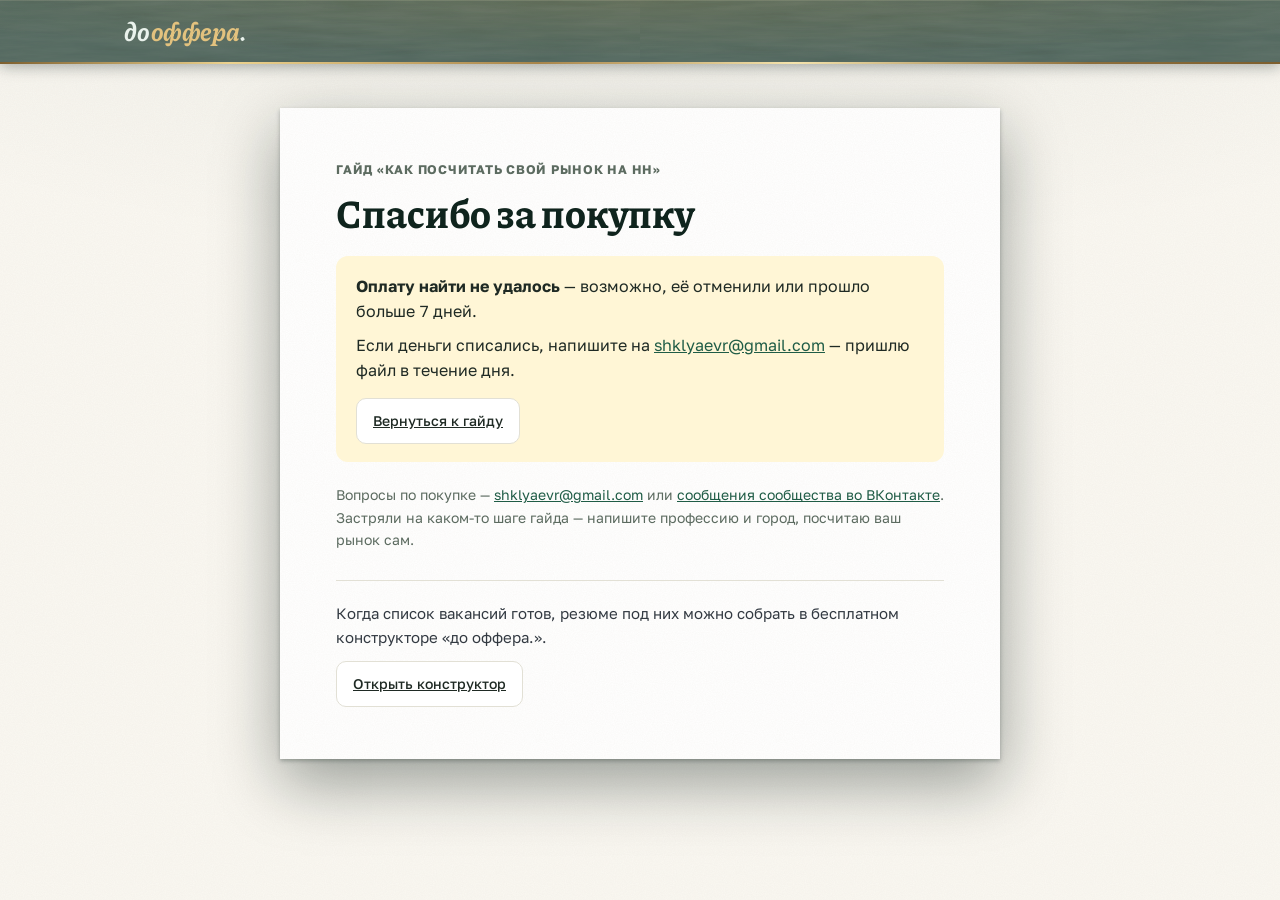
<file: gayd/spasibo/index.html>
<!DOCTYPE html>
<html lang="ru">
<head>
<meta charset="UTF-8">
<meta name="viewport" content="width=device-width, initial-scale=1.0">
<title>Спасибо за покупку — гайд «Как посчитать свой рынок на hh» | до оффера.</title>
<meta name="robots" content="noindex, nofollow">
<link rel="icon" href="data:image/svg+xml,%3Csvg xmlns='http://www.w3.org/2000/svg' viewBox='0 0 64 64'%3E%3Crect width='64' height='64' rx='14' fill='%23D9A441'/%3E%3Ctext x='32' y='46' font-family='Georgia,serif' font-style='italic' font-weight='700' font-size='38' text-anchor='middle' fill='%230F241D'%3Eд.%3C/text%3E%3C/svg%3E">
<meta name="theme-color" content="#17342B">
<link rel="stylesheet" href="../../fonts/fonts.css">
<link rel="stylesheet" href="../../css/base.css">
<style>
/* Токены и база — общий слой css/base.css; здесь страничное */
:root{
  --ok-bg:#E7EFDC;
  --ok-ink:#3E6B35;
  --warn-bg:#FFF6D6;
}
a{color:var(--pen)}
body{font-size:16px;line-height:1.6;-webkit-font-smoothing:antialiased}
.topbar-in{max-width:1080px}

.wrap{max-width:1080px;margin:0 auto;padding:0 20px}
.sheet{
  max-width:720px;margin:44px auto 80px;
  background-color:var(--paper);
  background-image:var(--paper-noise);
  box-shadow:var(--shadow-sheet);
  padding:clamp(26px,6vw,52px) clamp(20px,6vw,56px);
}
.kicker{font-size:12.5px;font-weight:700;letter-spacing:.06em;text-transform:uppercase;color:var(--ink-soft)}
h1{font-family:"Piazzolla",Georgia,serif;font-weight:700;color:var(--walnut-deep);font-size:clamp(30px,5vw,40px);line-height:1.1;margin-top:10px}
.state{margin-top:22px;border-radius:12px;padding:18px 20px;background:#F3F2EE}
.state[data-kind="ok"]{background:var(--ok-bg)}
.state[data-kind="warn"]{background:var(--warn-bg)}
.state p{font-size:16px;color:var(--ink)}
.state p + p{margin-top:8px}
.state .btn{margin-top:14px}
.state[hidden]{display:none}
.help{font-size:14px;color:var(--ink-soft);margin-top:22px}
.next{border-top:1px solid var(--line);margin-top:28px;padding-top:20px}
.next p{font-size:15px;color:#333a42}
.next .btn{margin-top:12px}
@media (max-width:560px){
  .wrap{padding:0 12px}
  .sheet{margin-top:20px}
  .state .btn{width:100%}
}
</style>
</head>
<body>

<header class="topbar">
  <div class="topbar-in">
    <a class="wordmark" href="../../">до <em>оффера</em>.</a>
  </div>
</header>

<main class="wrap">
  <article class="sheet">
    <p class="kicker">Гайд «Как посчитать свой рынок на hh»</p>
    <h1>Спасибо за покупку</h1>

    <div class="state" id="sChecking">
      <p>Проверяю оплату — это занимает несколько секунд.</p>
    </div>

    <div class="state" id="sOk" data-kind="ok" hidden>
      <p><b>Оплата прошла.</b> Скачайте файл и сохраните его на устройство: ссылка работает 7 дней.</p>
      <a class="btn btn-primary btn-lg" id="pdfLink" href="#">Скачать PDF</a>
      <p>Чек самозанятого и копию файла пришлю на почту, которую вы указали при оплате, в течение дня.</p>
    </div>

    <div class="state" id="sPending" data-kind="warn" hidden>
      <p><b>Платёж ещё обрабатывается.</b> Страница проверит его сама — оставьте её открытой.</p>
    </div>

    <div class="state" id="sMissing" data-kind="warn" hidden>
      <p><b>Оплату найти не удалось</b> — возможно, её отменили или прошло больше 7 дней.</p>
      <p>Если деньги списались, напишите на <a href="mailto:shklyaevr@gmail.com">shklyaevr@gmail.com</a> — пришлю файл в течение дня.</p>
      <a class="btn" href="../">Вернуться к гайду</a>
    </div>

    <div class="state" id="sError" data-kind="warn" hidden>
      <p><b>Связь с кассой прервалась.</b> Обновите страницу через минуту — оплата от этого не пострадает.</p>
      <p>Если повторится, напишите на <a href="mailto:shklyaevr@gmail.com">shklyaevr@gmail.com</a>.</p>
    </div>

    <p class="help">Вопросы по покупке — <a href="mailto:shklyaevr@gmail.com">shklyaevr@gmail.com</a> или <a href="https://vk.me/dooffera" target="_blank" rel="noopener noreferrer">сообщения сообщества во ВКонтакте</a>. Застряли на каком-то шаге гайда — напишите профессию и город, посчитаю ваш рынок сам.</p>

    <div class="next">
      <p>Когда список вакансий готов, резюме под них можно собрать в бесплатном конструкторе «до оффера.».</p>
      <a class="btn btn-lg" href="../../">Открыть конструктор</a>
    </div>
  </article>
</main>

<!-- Yandex.Metrika counter -->
<script type="text/javascript">
   (function(m,e,t,r,i,k,a){
       m[i]=m[i]||function(){(m[i].a=m[i].a||[]).push(arguments)};
       m[i].l=1*new Date();
       for (var j = 0; j < document.scripts.length; j++) {if (document.scripts[j].src === r) { return; }}
       k=e.createElement(t),a=e.getElementsByTagName(t)[0],k.async=1,k.src=r,a.parentNode.insertBefore(k,a)
   })(window, document, "script", "https://mc.yandex.ru/metrika/tag.js?id=110415141", "ym");
   ym(110415141, "init", {ssr:true, webvisor:false, clickmap:true, accurateTrackBounce:true, trackLinks:true});
</script>
<!-- /Yandex.Metrika counter -->
<script>
(function(){
  var FN = "https://functions.yandexcloud.net/d4ef0r0bam5vrkfl5oqp";
  var order = new URLSearchParams(location.search).get("o") || "";
  var states = ["sChecking", "sOk", "sPending", "sMissing", "sError"];
  function show(id){
    states.forEach(function(s){ document.getElementById(s).hidden = (s !== id); });
  }
  if(!/^[A-Za-z0-9_-]{8,64}$/.test(order)){ show("sMissing"); return; }

  var tries = 0;
  function check(){
    tries++;
    var ctrl = window.AbortController ? new AbortController() : null;
    var timer = setTimeout(function(){ if(ctrl) ctrl.abort(); }, 30000);
    fetch(FN + "?a=status&o=" + encodeURIComponent(order), {cache: "no-store", signal: ctrl ? ctrl.signal : undefined})
      .then(function(r){ return r.json(); })
      .then(function(d){
        clearTimeout(timer);
        if(d.status === "succeeded"){
          document.getElementById("pdfLink").href = FN + "?a=pdf&o=" + encodeURIComponent(order);
          show("sOk");
          try{ ym(110415141, "reachGoal", "gayd_paid"); }catch(e){}
        }else if(d.status === "pending" || d.status === "waiting_for_capture"){
          show("sPending");
          if(tries < 40) setTimeout(check, 5000); else show("sError");
        }else if(d.status === "error"){
          if(tries < 3) setTimeout(check, 4000); else show("sError");
        }else{
          show("sMissing");
        }
      })
      .catch(function(){
        clearTimeout(timer);
        if(tries < 3) setTimeout(check, 4000); else show("sError");
      });
  }
  check();
})();
</script>
</body>
</html>
</file>
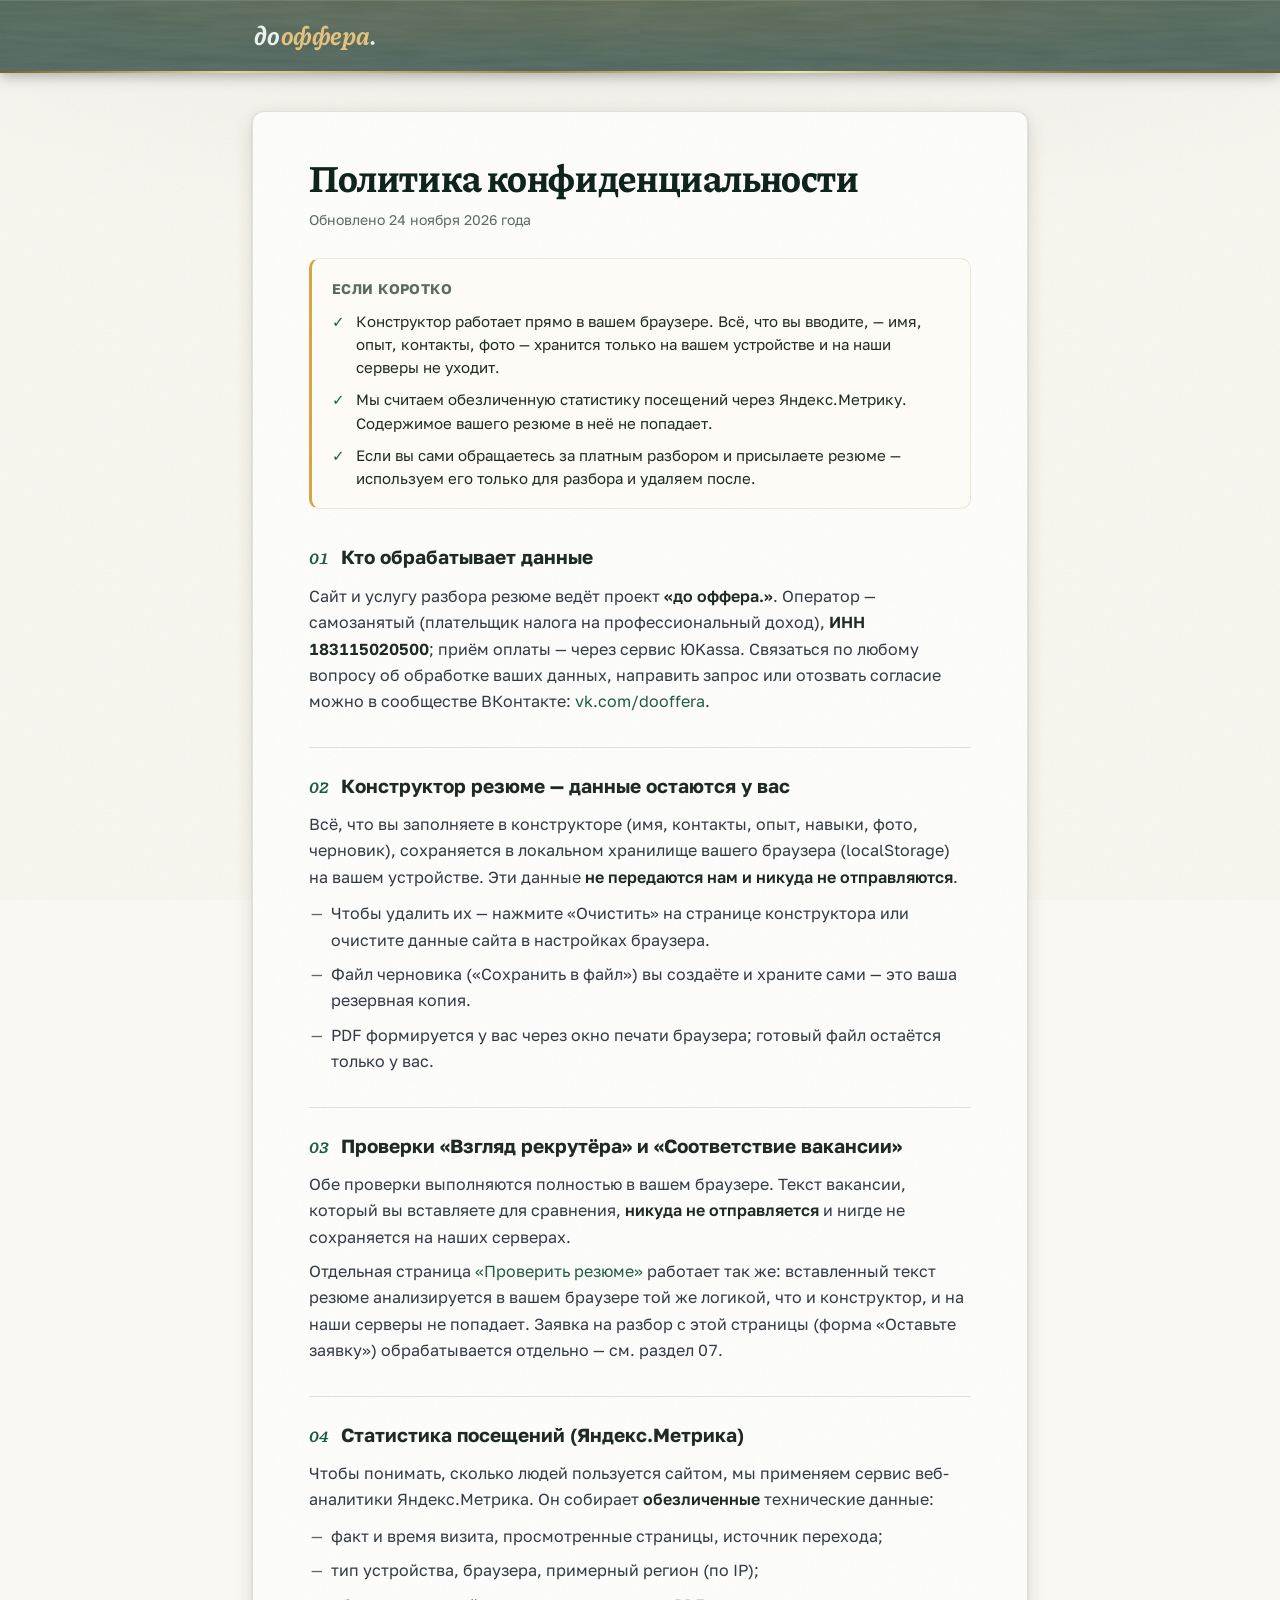
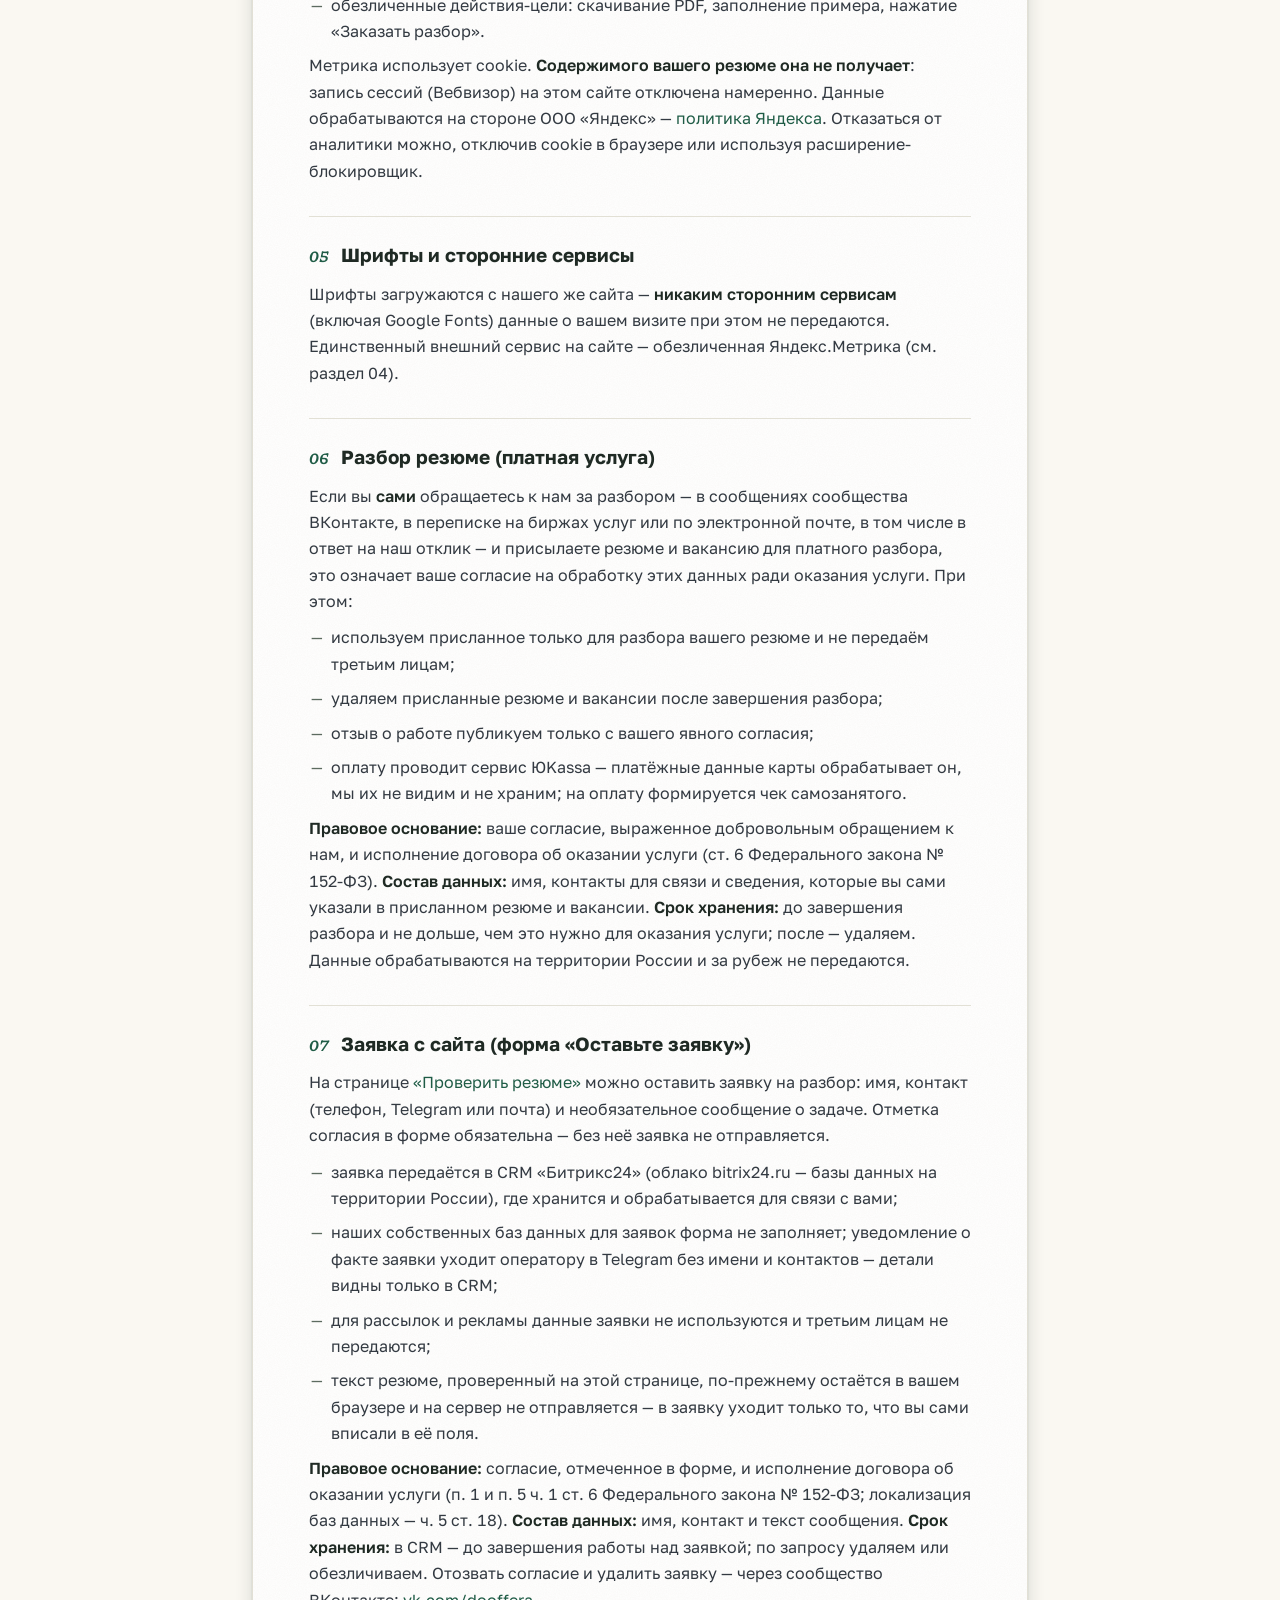
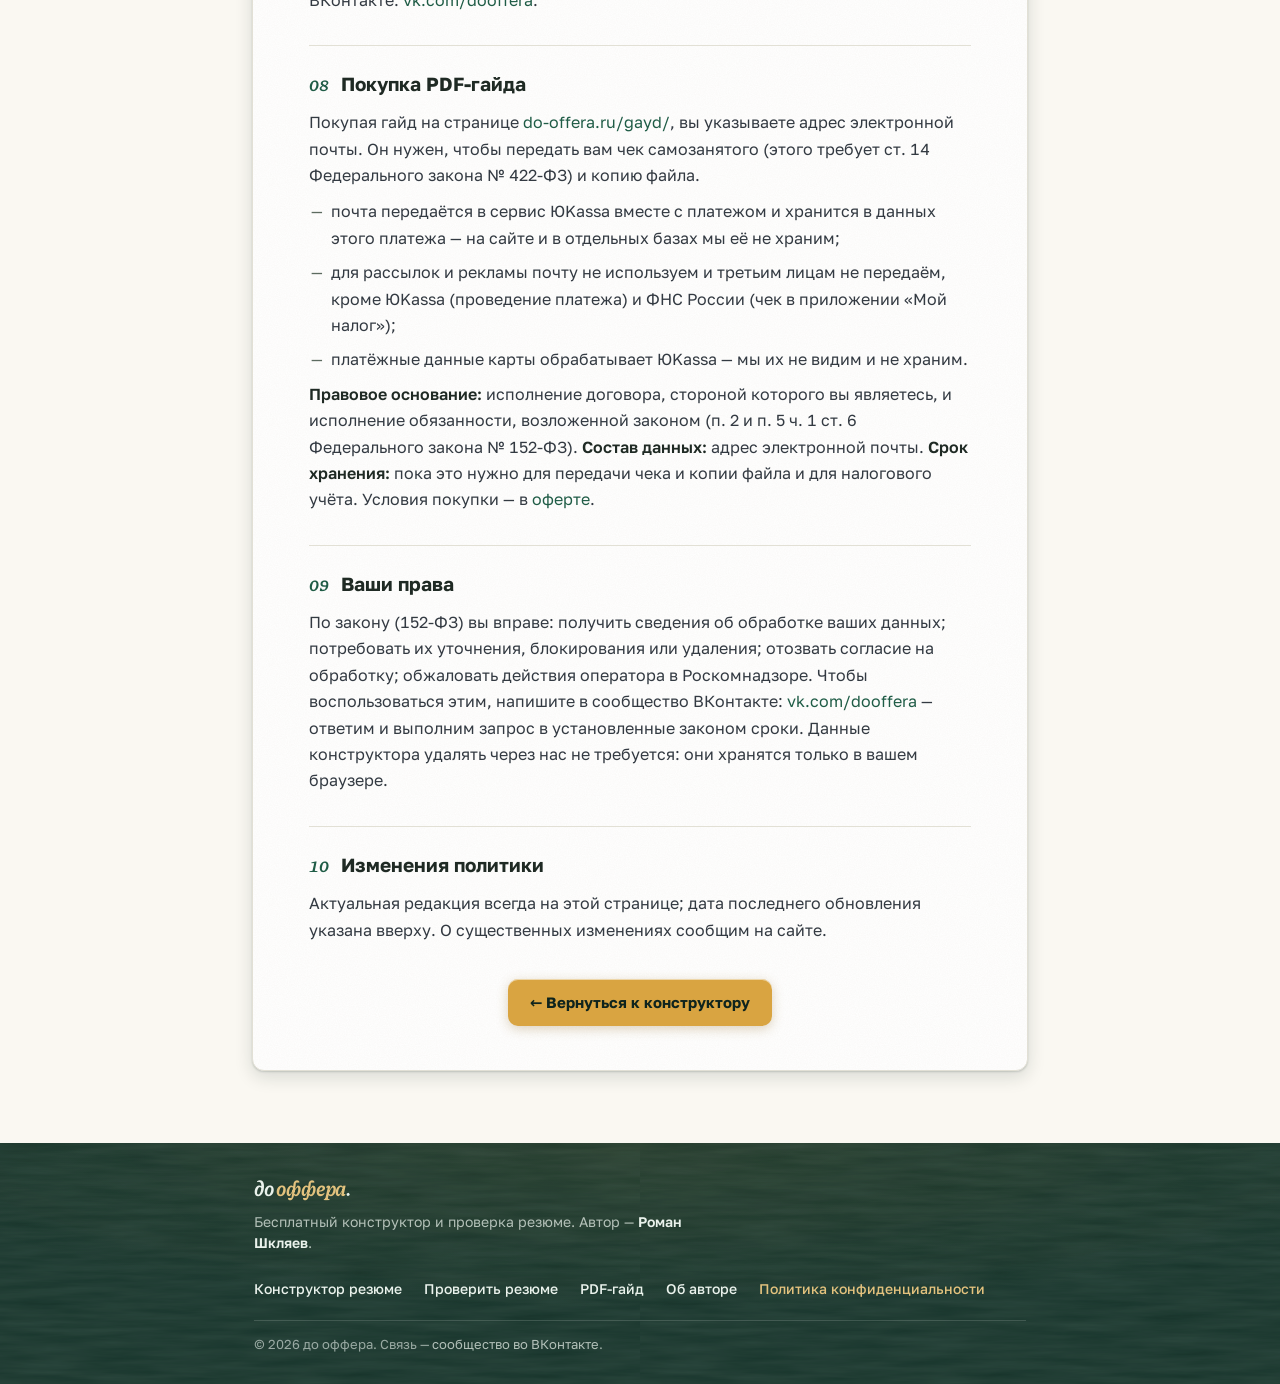
<file: privacy.html>
<!DOCTYPE html>
<html lang="ru">
<head>
<meta charset="UTF-8">
<meta name="viewport" content="width=device-width, initial-scale=1.0">
<title>Политика конфиденциальности — до оффера.</title>
<meta name="robots" content="noindex">
<link rel="icon" href="data:image/svg+xml,%3Csvg xmlns='http://www.w3.org/2000/svg' viewBox='0 0 64 64'%3E%3Crect width='64' height='64' rx='14' fill='%23D9A441'/%3E%3Ctext x='32' y='46' font-family='Georgia,serif' font-style='italic' font-weight='700' font-size='38' text-anchor='middle' fill='%230F241D'%3Eд.%3C/text%3E%3C/svg%3E">
<meta name="theme-color" content="#17342B">
<link rel="stylesheet" href="fonts/fonts.css">
<link rel="stylesheet" href="css/base.css">
<style>
/* Токены и база — общий слой css/base.css; здесь страничное */
a{color:var(--pen);text-decoration:none}
a:hover{text-decoration:underline}
body{font-size:16px;line-height:1.65;-webkit-font-smoothing:antialiased}
.topbar-in{max-width:820px;padding:14px 24px}
.wordmark{margin-right:auto}

.wrap{max-width:820px;margin:0 auto;padding:38px 22px 72px}
.doc{
  background-color:var(--paper);
  background-image:var(--paper-noise);
  border:1px solid var(--line);
  border-radius:12px;
  box-shadow:var(--shadow-card);
  padding:44px clamp(22px,5vw,56px);
}
.doc h1{
  font-family:"Piazzolla",Georgia,serif;font-weight:700;
  font-size:clamp(28px,5vw,38px);line-height:1.12;color:var(--walnut-deep);
  letter-spacing:-.01em;
}
.updated{margin-top:10px;font-size:14px;color:var(--ink-soft)}

.tldr{
  margin:26px 0 8px;padding:18px 20px;
  background:#FCFBF6;border:1px solid #ECE6D2;
  border-left:3px solid var(--marker);border-radius:10px;
}
.tldr h2{font-size:14px;font-weight:700;letter-spacing:.03em;text-transform:uppercase;color:var(--ink-soft);margin-bottom:10px}
.tldr ul{list-style:none;display:grid;gap:9px}
.tldr li{position:relative;padding-left:24px;font-size:15px;line-height:1.55}
.tldr li::before{content:"✓";position:absolute;left:0;top:0;color:var(--pen);font-weight:700}

section.s{margin-top:32px}
section.s h2{
  font-size:19px;font-weight:700;color:var(--ink);
  display:flex;align-items:baseline;gap:12px;margin-bottom:10px;
  padding-top:22px;border-top:1px solid var(--line);
}
section.s:first-of-type h2{border-top:none;padding-top:0}
section.s h2 .num{
  font-family:"Piazzolla",Georgia,serif;font-style:italic;font-weight:700;
  color:var(--pen);font-size:17px;flex:none;
}
section.s p{margin-top:8px;color:#333a42}
section.s p:first-of-type{margin-top:0}
section.s ul{margin:10px 0 0;padding-left:2px;list-style:none;display:grid;gap:8px}
section.s ul li{position:relative;padding-left:20px;color:#333a42}
section.s ul li::before{content:"—";position:absolute;left:0;color:var(--ink-soft)}
strong{font-weight:600;color:var(--ink)}

.backrow{margin-top:36px;text-align:center}
.back{
  display:inline-flex;align-items:center;gap:8px;
  background:var(--marker);color:var(--walnut-deep);font-weight:700;font-size:15px;
  padding:11px 22px;border-radius:10px;text-decoration:none;
  box-shadow:inset 0 1px 0 rgba(255,255,255,.55),0 3px 12px rgba(150,112,45,.30);
}
.back:hover{background:#E4B45C;text-decoration:none}

/* ---------- Подвал: общий тёмный орех (css/base.css) ---------- */
.sf-in{max-width:820px}
</style>
</head>
<body>

<header class="topbar">
  <div class="topbar-in">
    <a class="wordmark" href="index.html">до <em>оффера</em>.</a>
  </div>
</header>

<div class="wrap">
  <article class="doc">
    <h1>Политика конфиденциальности</h1>
    <p class="updated">Обновлено 24 ноября 2026 года</p>

    <div class="tldr">
      <h2>Если коротко</h2>
      <ul>
        <li>Конструктор работает прямо в вашем браузере. Всё, что вы вводите, — имя, опыт, контакты, фото — хранится только на вашем устройстве и на наши серверы не уходит.</li>
        <li>Мы считаем обезличенную статистику посещений через Яндекс.Метрику. Содержимое вашего резюме в неё не попадает.</li>
        <li>Если вы сами обращаетесь за платным разбором и присылаете резюме — используем его только для разбора и удаляем после.</li>
      </ul>
    </div>

    <section class="s">
      <h2><span class="num">01</span> Кто обрабатывает данные</h2>
      <p>Сайт и услугу разбора резюме ведёт проект <strong>«до оффера.»</strong>. Оператор — самозанятый (плательщик налога на профессиональный доход), <strong>ИНН 183115020500</strong>; приём оплаты — через сервис ЮKassa. Связаться по любому вопросу об обработке ваших данных, направить запрос или отозвать согласие можно в сообществе ВКонтакте: <a href="https://vk.com/dooffera" target="_blank" rel="noopener noreferrer">vk.com/dooffera</a>.</p>
    </section>

    <section class="s">
      <h2><span class="num">02</span> Конструктор резюме — данные остаются у вас</h2>
      <p>Всё, что вы заполняете в конструкторе (имя, контакты, опыт, навыки, фото, черновик), сохраняется в локальном хранилище вашего браузера (localStorage) на вашем устройстве. Эти данные <strong>не передаются нам и никуда не отправляются</strong>.</p>
      <ul>
        <li>Чтобы удалить их — нажмите «Очистить» на странице конструктора или очистите данные сайта в настройках браузера.</li>
        <li>Файл черновика («Сохранить в файл») вы создаёте и храните сами — это ваша резервная копия.</li>
        <li>PDF формируется у вас через окно печати браузера; готовый файл остаётся только у вас.</li>
      </ul>
    </section>

    <section class="s">
      <h2><span class="num">03</span> Проверки «Взгляд рекрутёра» и «Соответствие вакансии»</h2>
      <p>Обе проверки выполняются полностью в вашем браузере. Текст вакансии, который вы вставляете для сравнения, <strong>никуда не отправляется</strong> и нигде не сохраняется на наших серверах.</p>
      <p>Отдельная страница <a href="proverit-rezyume/">«Проверить резюме»</a> работает так же: вставленный текст резюме анализируется в вашем браузере той же логикой, что и конструктор, и на наши серверы не попадает. Заявка на разбор с этой страницы (форма «Оставьте заявку») обрабатывается отдельно — см. раздел 07.</p>
    </section>

    <section class="s">
      <h2><span class="num">04</span> Статистика посещений (Яндекс.Метрика)</h2>
      <p>Чтобы понимать, сколько людей пользуется сайтом, мы применяем сервис веб-аналитики Яндекс.Метрика. Он собирает <strong>обезличенные</strong> технические данные:</p>
      <ul>
        <li>факт и время визита, просмотренные страницы, источник перехода;</li>
        <li>тип устройства, браузера, примерный регион (по IP);</li>
        <li>обезличенные действия-цели: скачивание PDF, заполнение примера, нажатие «Заказать разбор».</li>
      </ul>
      <p>Метрика использует cookie. <strong>Содержимого вашего резюме она не получает</strong>: запись сессий (Вебвизор) на этом сайте отключена намеренно. Данные обрабатываются на стороне ООО «Яндекс» — <a href="https://yandex.ru/legal/confidential/" target="_blank" rel="noopener noreferrer">политика Яндекса</a>. Отказаться от аналитики можно, отключив cookie в браузере или используя расширение-блокировщик.</p>
    </section>

    <section class="s">
      <h2><span class="num">05</span> Шрифты и сторонние сервисы</h2>
      <p>Шрифты загружаются с нашего же сайта — <strong>никаким сторонним сервисам</strong> (включая Google Fonts) данные о вашем визите при этом не передаются. Единственный внешний сервис на сайте — обезличенная Яндекс.Метрика (см. раздел 04).</p>
    </section>

    <section class="s">
      <h2><span class="num">06</span> Разбор резюме (платная услуга)</h2>
      <p>Если вы <strong>сами</strong> обращаетесь к нам за разбором — в сообщениях сообщества ВКонтакте, в переписке на биржах услуг или по электронной почте, в том числе в ответ на наш отклик — и присылаете резюме и вакансию для платного разбора, это означает ваше согласие на обработку этих данных ради оказания услуги. При этом:</p>
      <ul>
        <li>используем присланное только для разбора вашего резюме и не передаём третьим лицам;</li>
        <li>удаляем присланные резюме и вакансии после завершения разбора;</li>
        <li>отзыв о работе публикуем только с вашего явного согласия;</li>
        <li>оплату проводит сервис ЮKassa — платёжные данные карты обрабатывает он, мы их не видим и не храним; на оплату формируется чек самозанятого.</li>
      </ul>
      <p><strong>Правовое основание:</strong> ваше согласие, выраженное добровольным обращением к нам, и исполнение договора об оказании услуги (ст. 6 Федерального закона № 152-ФЗ). <strong>Состав данных:</strong> имя, контакты для связи и сведения, которые вы сами указали в присланном резюме и вакансии. <strong>Срок хранения:</strong> до завершения разбора и не дольше, чем это нужно для оказания услуги; после — удаляем. Данные обрабатываются на территории России и за рубеж не передаются.</p>
    </section>

    <section class="s">
      <h2><span class="num">07</span> Заявка с сайта (форма «Оставьте заявку»)</h2>
      <p>На странице <a href="proverit-rezyume/">«Проверить резюме»</a> можно оставить заявку на разбор: имя, контакт (телефон, Telegram или почта) и необязательное сообщение о задаче. Отметка согласия в форме обязательна — без неё заявка не отправляется.</p>
      <ul>
        <li>заявка передаётся в CRM «Битрикс24» (облако bitrix24.ru — базы данных на территории России), где хранится и обрабатывается для связи с вами;</li>
        <li>наших собственных баз данных для заявок форма не заполняет; уведомление о факте заявки уходит оператору в Telegram без имени и контактов — детали видны только в CRM;</li>
        <li>для рассылок и рекламы данные заявки не используются и третьим лицам не передаются;</li>
        <li>текст резюме, проверенный на этой странице, по-прежнему остаётся в вашем браузере и на сервер не отправляется — в заявку уходит только то, что вы сами вписали в её поля.</li>
      </ul>
      <p><strong>Правовое основание:</strong> согласие, отмеченное в форме, и исполнение договора об оказании услуги (п. 1 и п. 5 ч. 1 ст. 6 Федерального закона № 152-ФЗ; локализация баз данных — ч. 5 ст. 18). <strong>Состав данных:</strong> имя, контакт и текст сообщения. <strong>Срок хранения:</strong> в CRM — до завершения работы над заявкой; по запросу удаляем или обезличиваем. Отозвать согласие и удалить заявку — через сообщество ВКонтакте: <a href="https://vk.com/dooffera" target="_blank" rel="noopener noreferrer">vk.com/dooffera</a>.</p>
    </section>

    <section class="s">
      <h2><span class="num">08</span> Покупка PDF-гайда</h2>
      <p>Покупая гайд на странице <a href="gayd/">do-offera.ru/gayd/</a>, вы указываете адрес электронной почты. Он нужен, чтобы передать вам чек самозанятого (этого требует ст. 14 Федерального закона № 422-ФЗ) и копию файла.</p>
      <ul>
        <li>почта передаётся в сервис ЮKassa вместе с платежом и хранится в данных этого платежа — на сайте и в отдельных базах мы её не храним;</li>
        <li>для рассылок и рекламы почту не используем и третьим лицам не передаём, кроме ЮKassa (проведение платежа) и ФНС России (чек в приложении «Мой налог»);</li>
        <li>платёжные данные карты обрабатывает ЮKassa — мы их не видим и не храним.</li>
      </ul>
      <p><strong>Правовое основание:</strong> исполнение договора, стороной которого вы являетесь, и исполнение обязанности, возложенной законом (п. 2 и п. 5 ч. 1 ст. 6 Федерального закона № 152-ФЗ). <strong>Состав данных:</strong> адрес электронной почты. <strong>Срок хранения:</strong> пока это нужно для передачи чека и копии файла и для налогового учёта. Условия покупки — в <a href="oferta/">оферте</a>.</p>
    </section>

    <section class="s">
      <h2><span class="num">09</span> Ваши права</h2>
      <p>По закону (152-ФЗ) вы вправе: получить сведения об обработке ваших данных; потребовать их уточнения, блокирования или удаления; отозвать согласие на обработку; обжаловать действия оператора в Роскомнадзоре. Чтобы воспользоваться этим, напишите в сообщество ВКонтакте: <a href="https://vk.com/dooffera" target="_blank" rel="noopener noreferrer">vk.com/dooffera</a> — ответим и выполним запрос в установленные законом сроки. Данные конструктора удалять через нас не требуется: они хранятся только в вашем браузере.</p>
    </section>

    <section class="s">
      <h2><span class="num">10</span> Изменения политики</h2>
      <p>Актуальная редакция всегда на этой странице; дата последнего обновления указана вверху. О существенных изменениях сообщим на сайте.</p>
    </section>

    <div class="backrow">
      <a class="back" href="index.html">← Вернуться к конструктору</a>
    </div>
  </article>
</div>

<footer class="sf">
  <div class="sf-in">
    <div class="sf-brand">
      <a class="sf-mark" href="./">до <em>оффера</em>.</a>
      <p>Бесплатный конструктор и проверка резюме. Автор — <a href="ob-avtore/">Роман Шкляев</a>.</p>
    </div>
    <nav class="sf-nav" aria-label="Страницы сайта">
      <ul>
        <li><a href="./">Конструктор резюме</a></li>
        <li><a href="proverit-rezyume/">Проверить резюме</a></li>
        <li><a href="gayd/">PDF-гайд</a></li>
        <li><a href="ob-avtore/">Об авторе</a></li>
        <li><a href="privacy.html" aria-current="page">Политика конфиденциальности</a></li>
      </ul>
    </nav>
    <p class="sf-note">© 2026 до оффера. Связь — <a href="https://vk.com/dooffera" target="_blank" rel="noopener noreferrer">сообщество во ВКонтакте</a>.</p>
  </div>
</footer>

</body>
</html>
</file>
<file: fonts/fonts.css>
/* cyrillic-ext */
@font-face {
  font-family: 'Golos Text';
  font-style: normal;
  font-weight: 400;
  font-display: swap;
  src: url(f2.woff2) format('woff2');
  unicode-range: U+0460-052F, U+1C80-1C8A, U+20B4, U+2DE0-2DFF, U+A640-A69F, U+FE2E-FE2F;
}
/* cyrillic */
@font-face {
  font-family: 'Golos Text';
  font-style: normal;
  font-weight: 400;
  font-display: swap;
  src: url(f4.woff2) format('woff2');
  unicode-range: U+0301, U+0400-045F, U+0490-0491, U+04B0-04B1, U+2116;
}
/* latin-ext */
@font-face {
  font-family: 'Golos Text';
  font-style: normal;
  font-weight: 400;
  font-display: swap;
  src: url(f1.woff2) format('woff2');
  unicode-range: U+0100-02BA, U+02BD-02C5, U+02C7-02CC, U+02CE-02D7, U+02DD-02FF, U+0304, U+0308, U+0329, U+1D00-1DBF, U+1E00-1E9F, U+1EF2-1EFF, U+2020, U+20A0-20AB, U+20AD-20C0, U+2113, U+2C60-2C7F, U+A720-A7FF;
}
/* latin */
@font-face {
  font-family: 'Golos Text';
  font-style: normal;
  font-weight: 400;
  font-display: swap;
  src: url(f3.woff2) format('woff2');
  unicode-range: U+0000-00FF, U+0131, U+0152-0153, U+02BB-02BC, U+02C6, U+02DA, U+02DC, U+0304, U+0308, U+0329, U+2000-206F, U+20AC, U+2122, U+2191, U+2193, U+2212, U+2215, U+FEFF, U+FFFD;
}
/* cyrillic-ext */
@font-face {
  font-family: 'Golos Text';
  font-style: normal;
  font-weight: 500;
  font-display: swap;
  src: url(f2.woff2) format('woff2');
  unicode-range: U+0460-052F, U+1C80-1C8A, U+20B4, U+2DE0-2DFF, U+A640-A69F, U+FE2E-FE2F;
}
/* cyrillic */
@font-face {
  font-family: 'Golos Text';
  font-style: normal;
  font-weight: 500;
  font-display: swap;
  src: url(f4.woff2) format('woff2');
  unicode-range: U+0301, U+0400-045F, U+0490-0491, U+04B0-04B1, U+2116;
}
/* latin-ext */
@font-face {
  font-family: 'Golos Text';
  font-style: normal;
  font-weight: 500;
  font-display: swap;
  src: url(f1.woff2) format('woff2');
  unicode-range: U+0100-02BA, U+02BD-02C5, U+02C7-02CC, U+02CE-02D7, U+02DD-02FF, U+0304, U+0308, U+0329, U+1D00-1DBF, U+1E00-1E9F, U+1EF2-1EFF, U+2020, U+20A0-20AB, U+20AD-20C0, U+2113, U+2C60-2C7F, U+A720-A7FF;
}
/* latin */
@font-face {
  font-family: 'Golos Text';
  font-style: normal;
  font-weight: 500;
  font-display: swap;
  src: url(f3.woff2) format('woff2');
  unicode-range: U+0000-00FF, U+0131, U+0152-0153, U+02BB-02BC, U+02C6, U+02DA, U+02DC, U+0304, U+0308, U+0329, U+2000-206F, U+20AC, U+2122, U+2191, U+2193, U+2212, U+2215, U+FEFF, U+FFFD;
}
/* cyrillic-ext */
@font-face {
  font-family: 'Golos Text';
  font-style: normal;
  font-weight: 600;
  font-display: swap;
  src: url(f2.woff2) format('woff2');
  unicode-range: U+0460-052F, U+1C80-1C8A, U+20B4, U+2DE0-2DFF, U+A640-A69F, U+FE2E-FE2F;
}
/* cyrillic */
@font-face {
  font-family: 'Golos Text';
  font-style: normal;
  font-weight: 600;
  font-display: swap;
  src: url(f4.woff2) format('woff2');
  unicode-range: U+0301, U+0400-045F, U+0490-0491, U+04B0-04B1, U+2116;
}
/* latin-ext */
@font-face {
  font-family: 'Golos Text';
  font-style: normal;
  font-weight: 600;
  font-display: swap;
  src: url(f1.woff2) format('woff2');
  unicode-range: U+0100-02BA, U+02BD-02C5, U+02C7-02CC, U+02CE-02D7, U+02DD-02FF, U+0304, U+0308, U+0329, U+1D00-1DBF, U+1E00-1E9F, U+1EF2-1EFF, U+2020, U+20A0-20AB, U+20AD-20C0, U+2113, U+2C60-2C7F, U+A720-A7FF;
}
/* latin */
@font-face {
  font-family: 'Golos Text';
  font-style: normal;
  font-weight: 600;
  font-display: swap;
  src: url(f3.woff2) format('woff2');
  unicode-range: U+0000-00FF, U+0131, U+0152-0153, U+02BB-02BC, U+02C6, U+02DA, U+02DC, U+0304, U+0308, U+0329, U+2000-206F, U+20AC, U+2122, U+2191, U+2193, U+2212, U+2215, U+FEFF, U+FFFD;
}
/* cyrillic-ext */
@font-face {
  font-family: 'Golos Text';
  font-style: normal;
  font-weight: 700;
  font-display: swap;
  src: url(f2.woff2) format('woff2');
  unicode-range: U+0460-052F, U+1C80-1C8A, U+20B4, U+2DE0-2DFF, U+A640-A69F, U+FE2E-FE2F;
}
/* cyrillic */
@font-face {
  font-family: 'Golos Text';
  font-style: normal;
  font-weight: 700;
  font-display: swap;
  src: url(f4.woff2) format('woff2');
  unicode-range: U+0301, U+0400-045F, U+0490-0491, U+04B0-04B1, U+2116;
}
/* latin-ext */
@font-face {
  font-family: 'Golos Text';
  font-style: normal;
  font-weight: 700;
  font-display: swap;
  src: url(f1.woff2) format('woff2');
  unicode-range: U+0100-02BA, U+02BD-02C5, U+02C7-02CC, U+02CE-02D7, U+02DD-02FF, U+0304, U+0308, U+0329, U+1D00-1DBF, U+1E00-1E9F, U+1EF2-1EFF, U+2020, U+20A0-20AB, U+20AD-20C0, U+2113, U+2C60-2C7F, U+A720-A7FF;
}
/* latin */
@font-face {
  font-family: 'Golos Text';
  font-style: normal;
  font-weight: 700;
  font-display: swap;
  src: url(f3.woff2) format('woff2');
  unicode-range: U+0000-00FF, U+0131, U+0152-0153, U+02BB-02BC, U+02C6, U+02DA, U+02DC, U+0304, U+0308, U+0329, U+2000-206F, U+20AC, U+2122, U+2191, U+2193, U+2212, U+2215, U+FEFF, U+FFFD;
}
/* cyrillic-ext */
@font-face {
  font-family: 'Golos Text';
  font-style: normal;
  font-weight: 800;
  font-display: swap;
  src: url(f2.woff2) format('woff2');
  unicode-range: U+0460-052F, U+1C80-1C8A, U+20B4, U+2DE0-2DFF, U+A640-A69F, U+FE2E-FE2F;
}
/* cyrillic */
@font-face {
  font-family: 'Golos Text';
  font-style: normal;
  font-weight: 800;
  font-display: swap;
  src: url(f4.woff2) format('woff2');
  unicode-range: U+0301, U+0400-045F, U+0490-0491, U+04B0-04B1, U+2116;
}
/* latin-ext */
@font-face {
  font-family: 'Golos Text';
  font-style: normal;
  font-weight: 800;
  font-display: swap;
  src: url(f1.woff2) format('woff2');
  unicode-range: U+0100-02BA, U+02BD-02C5, U+02C7-02CC, U+02CE-02D7, U+02DD-02FF, U+0304, U+0308, U+0329, U+1D00-1DBF, U+1E00-1E9F, U+1EF2-1EFF, U+2020, U+20A0-20AB, U+20AD-20C0, U+2113, U+2C60-2C7F, U+A720-A7FF;
}
/* latin */
@font-face {
  font-family: 'Golos Text';
  font-style: normal;
  font-weight: 800;
  font-display: swap;
  src: url(f3.woff2) format('woff2');
  unicode-range: U+0000-00FF, U+0131, U+0152-0153, U+02BB-02BC, U+02C6, U+02DA, U+02DC, U+0304, U+0308, U+0329, U+2000-206F, U+20AC, U+2122, U+2191, U+2193, U+2212, U+2215, U+FEFF, U+FFFD;
}
/* cyrillic-ext */
@font-face {
  font-family: 'Piazzolla';
  font-style: italic;
  font-weight: 700;
  font-display: swap;
  src: url(f7.woff2) format('woff2');
  unicode-range: U+0460-052F, U+1C80-1C8A, U+20B4, U+2DE0-2DFF, U+A640-A69F, U+FE2E-FE2F;
}
/* cyrillic */
@font-face {
  font-family: 'Piazzolla';
  font-style: italic;
  font-weight: 700;
  font-display: swap;
  src: url(f6.woff2) format('woff2');
  unicode-range: U+0301, U+0400-045F, U+0490-0491, U+04B0-04B1, U+2116;
}
/* latin-ext */
@font-face {
  font-family: 'Piazzolla';
  font-style: italic;
  font-weight: 700;
  font-display: swap;
  src: url(f8.woff2) format('woff2');
  unicode-range: U+0100-02BA, U+02BD-02C5, U+02C7-02CC, U+02CE-02D7, U+02DD-02FF, U+0304, U+0308, U+0329, U+1D00-1DBF, U+1E00-1E9F, U+1EF2-1EFF, U+2020, U+20A0-20AB, U+20AD-20C0, U+2113, U+2C60-2C7F, U+A720-A7FF;
}
/* latin */
@font-face {
  font-family: 'Piazzolla';
  font-style: italic;
  font-weight: 700;
  font-display: swap;
  src: url(f5.woff2) format('woff2');
  unicode-range: U+0000-00FF, U+0131, U+0152-0153, U+02BB-02BC, U+02C6, U+02DA, U+02DC, U+0304, U+0308, U+0329, U+2000-206F, U+20AC, U+2122, U+2191, U+2193, U+2212, U+2215, U+FEFF, U+FFFD;
}
/* cyrillic-ext */
@font-face {
  font-family: 'Piazzolla';
  font-style: normal;
  font-weight: 500;
  font-display: swap;
  src: url(f12.woff2) format('woff2');
  unicode-range: U+0460-052F, U+1C80-1C8A, U+20B4, U+2DE0-2DFF, U+A640-A69F, U+FE2E-FE2F;
}
/* cyrillic */
@font-face {
  font-family: 'Piazzolla';
  font-style: normal;
  font-weight: 500;
  font-display: swap;
  src: url(f9.woff2) format('woff2');
  unicode-range: U+0301, U+0400-045F, U+0490-0491, U+04B0-04B1, U+2116;
}
/* latin-ext */
@font-face {
  font-family: 'Piazzolla';
  font-style: normal;
  font-weight: 500;
  font-display: swap;
  src: url(f11.woff2) format('woff2');
  unicode-range: U+0100-02BA, U+02BD-02C5, U+02C7-02CC, U+02CE-02D7, U+02DD-02FF, U+0304, U+0308, U+0329, U+1D00-1DBF, U+1E00-1E9F, U+1EF2-1EFF, U+2020, U+20A0-20AB, U+20AD-20C0, U+2113, U+2C60-2C7F, U+A720-A7FF;
}
/* latin */
@font-face {
  font-family: 'Piazzolla';
  font-style: normal;
  font-weight: 500;
  font-display: swap;
  src: url(f10.woff2) format('woff2');
  unicode-range: U+0000-00FF, U+0131, U+0152-0153, U+02BB-02BC, U+02C6, U+02DA, U+02DC, U+0304, U+0308, U+0329, U+2000-206F, U+20AC, U+2122, U+2191, U+2193, U+2212, U+2215, U+FEFF, U+FFFD;
}
/* cyrillic-ext */
@font-face {
  font-family: 'Piazzolla';
  font-style: normal;
  font-weight: 600;
  font-display: swap;
  src: url(f12.woff2) format('woff2');
  unicode-range: U+0460-052F, U+1C80-1C8A, U+20B4, U+2DE0-2DFF, U+A640-A69F, U+FE2E-FE2F;
}
/* cyrillic */
@font-face {
  font-family: 'Piazzolla';
  font-style: normal;
  font-weight: 600;
  font-display: swap;
  src: url(f9.woff2) format('woff2');
  unicode-range: U+0301, U+0400-045F, U+0490-0491, U+04B0-04B1, U+2116;
}
/* latin-ext */
@font-face {
  font-family: 'Piazzolla';
  font-style: normal;
  font-weight: 600;
  font-display: swap;
  src: url(f11.woff2) format('woff2');
  unicode-range: U+0100-02BA, U+02BD-02C5, U+02C7-02CC, U+02CE-02D7, U+02DD-02FF, U+0304, U+0308, U+0329, U+1D00-1DBF, U+1E00-1E9F, U+1EF2-1EFF, U+2020, U+20A0-20AB, U+20AD-20C0, U+2113, U+2C60-2C7F, U+A720-A7FF;
}
/* latin */
@font-face {
  font-family: 'Piazzolla';
  font-style: normal;
  font-weight: 600;
  font-display: swap;
  src: url(f10.woff2) format('woff2');
  unicode-range: U+0000-00FF, U+0131, U+0152-0153, U+02BB-02BC, U+02C6, U+02DA, U+02DC, U+0304, U+0308, U+0329, U+2000-206F, U+20AC, U+2122, U+2191, U+2193, U+2212, U+2215, U+FEFF, U+FFFD;
}
/* cyrillic-ext */
@font-face {
  font-family: 'Piazzolla';
  font-style: normal;
  font-weight: 700;
  font-display: swap;
  src: url(f12.woff2) format('woff2');
  unicode-range: U+0460-052F, U+1C80-1C8A, U+20B4, U+2DE0-2DFF, U+A640-A69F, U+FE2E-FE2F;
}
/* cyrillic */
@font-face {
  font-family: 'Piazzolla';
  font-style: normal;
  font-weight: 700;
  font-display: swap;
  src: url(f9.woff2) format('woff2');
  unicode-range: U+0301, U+0400-045F, U+0490-0491, U+04B0-04B1, U+2116;
}
/* latin-ext */
@font-face {
  font-family: 'Piazzolla';
  font-style: normal;
  font-weight: 700;
  font-display: swap;
  src: url(f11.woff2) format('woff2');
  unicode-range: U+0100-02BA, U+02BD-02C5, U+02C7-02CC, U+02CE-02D7, U+02DD-02FF, U+0304, U+0308, U+0329, U+1D00-1DBF, U+1E00-1E9F, U+1EF2-1EFF, U+2020, U+20A0-20AB, U+20AD-20C0, U+2113, U+2C60-2C7F, U+A720-A7FF;
}
/* latin */
@font-face {
  font-family: 'Piazzolla';
  font-style: normal;
  font-weight: 700;
  font-display: swap;
  src: url(f10.woff2) format('woff2');
  unicode-range: U+0000-00FF, U+0131, U+0152-0153, U+02BB-02BC, U+02C6, U+02DA, U+02DC, U+0304, U+0308, U+0329, U+2000-206F, U+20AC, U+2122, U+2191, U+2193, U+2212, U+2215, U+FEFF, U+FFFD;
}
</file>
<file: css/base.css>
/* ============================================================
   «до оффера.» — дизайн-система «Бутылочное стекло и латунь»
   Общий слой: токены, текстуры стекла, шапка, подвал, кнопки,
   cookie-плашки. Страничные стили живут в самих страницах.
   ============================================================ */

:root{
  /* «Бутылочное стекло и латунь» — светлая бумага, бутылочные поверхности, латунный акцент */
  --wood:#FAF8F2;          /* фон-бумага страницы */
  --wood-stage:#0F241D;    /* сцена предпросмотра */
  --walnut:#17342B;        /* тёмные поверхности: шапка, герой, футер */
  --walnut-deep:#0F241D;   /* текст на латуни, чернила тёмного */
  --cream:#EAF2EC;         /* светлый текст на бутылочном */
  /* Шкала текста: 12.5 служебные чипы · 13 подсказки · 14 основной текст ·
     15 заголовки карточек · 17 заголовки блоков · 20 h3. Других размеров нет. */
  /* бумага и чернила */
  --paper:#FFFFFF;
  --paper-soft:#F3F1EA;
  --ink:#1F2A24;
  --ink-soft:#5C6B60;
  --line:#E2E0D5;
  /* канцелярия: латунь и зелёные чернила */
  --marker:#D9A441;
  --pen:#1F5C46;
  --pen-deep:#143D2E;
  --gold:#E3C27E;
  /* маркер на тёмных поверхностях: полупрозрачный, не слепит */
  --marker-glass:rgba(217,164,65,.4);
  /* статус: мох и терракота */
  --ok:#3E6B35;
  --ok-soft:#E7EFDC;
  --muted:#9A8E7C;
  --danger:#B4452F;
  /* совместимость со старыми правилами */
  --desk:var(--paper-soft);
  --desk-deep:var(--wood-stage);
  /* служебные */
  --radius:10px;
  --shadow-card:0 1px 2px rgba(15,36,29,.16),0 6px 18px rgba(15,36,29,.14);
  --shadow-card-hover:0 2px 4px rgba(15,36,29,.18),0 14px 34px rgba(15,36,29,.22);
  --shadow-sheet:0 2px 4px rgba(10,25,20,.28),0 24px 60px rgba(10,25,20,.4);
  --grain:url("data:image/svg+xml,%3Csvg xmlns='http://www.w3.org/2000/svg' width='640' height='640'%3E%3Cfilter id='g'%3E%3CfeTurbulence type='fractalNoise' baseFrequency='0.012 0.14' numOctaves='4' seed='8'/%3E%3CfeColorMatrix values='0 0 0 0 0.22 0 0 0 0 0.14 0 0 0 0 0.05 0 0 0 0.5 0'/%3E%3C/filter%3E%3Crect width='640' height='640' filter='url(%23g)'/%3E%3C/svg%3E");
  --grain-dark:url("data:image/svg+xml,%3Csvg xmlns='http://www.w3.org/2000/svg' width='640' height='640'%3E%3Cfilter id='g'%3E%3CfeTurbulence type='fractalNoise' baseFrequency='0.012 0.14' numOctaves='4' seed='4'/%3E%3CfeColorMatrix values='0 0 0 0 0.80 0 0 0 0 0.88 0 0 0 0 0.80 0 0 0 0.10 0'/%3E%3C/filter%3E%3Crect width='640' height='640' filter='url(%23g)'/%3E%3C/svg%3E");
  --glass:url("data:image/svg+xml,<svg xmlns=%27http://www.w3.org/2000/svg%27 width=%27640%27 height=%27640%27><defs><filter id=%27g%27><feTurbulence type=%27fractalNoise%27 baseFrequency=%270.012 0.14%27 numOctaves=%274%27 seed=%2711%27 stitchTiles=%27stitch%27/><feColorMatrix values=%270 0 0 0 0.78 0 0 0 0 0.85 0 0 0 0 0.78 0 0 0 0.10 0%27/></filter><linearGradient id=%27s%27 x1=%270%27 y1=%270%27 x2=%271%27 y2=%271%27><stop offset=%270%27 stop-color=%27%23EAF2EC%27 stop-opacity=%27.10%27/><stop offset=%27.5%27 stop-color=%27%23EAF2EC%27 stop-opacity=%270%27/><stop offset=%271%27 stop-color=%27%23EAF2EC%27 stop-opacity=%27.06%27/></linearGradient></defs><rect width=%27640%27 height=%27640%27 fill=%27%2317342B%27/><rect width=%27640%27 height=%27640%27 fill=%27url(%23s)%27/><rect width=%27640%27 height=%27640%27 filter=%27url(%23g)%27/></svg>");
  /* дощатая столешница: 3 доски по 140px, швы с фаской, торцевые стыки вразбежку,
     волокна и минеральные прожилки — всё бесшовно тайлится (stitchTiles) */
  --planks:url("data:image/svg+xml,%3Csvg xmlns='http://www.w3.org/2000/svg' width='1440' height='420'%3E%3Cdefs%3E%3ClinearGradient id='a' x1='0' y1='0' x2='1' y2='0'%3E%3Cstop offset='0' stop-color='%2384653F'/%3E%3Cstop offset='.5' stop-color='%238E6F48'/%3E%3Cstop offset='1' stop-color='%23815F3A'/%3E%3C/linearGradient%3E%3ClinearGradient id='b' x1='0' y1='0' x2='1' y2='0'%3E%3Cstop offset='0' stop-color='%238E7049'/%3E%3Cstop offset='.45' stop-color='%23866743'/%3E%3Cstop offset='1' stop-color='%237C5D38'/%3E%3C/linearGradient%3E%3ClinearGradient id='c' x1='0' y1='0' x2='1' y2='0'%3E%3Cstop offset='0' stop-color='%238A6941'/%3E%3Cstop offset='.6' stop-color='%2393744D'/%3E%3Cstop offset='1' stop-color='%2385653E'/%3E%3C/linearGradient%3E%3Cfilter id='g'%3E%3CfeTurbulence type='fractalNoise' baseFrequency='0.0013 0.013' numOctaves='4' seed='11' stitchTiles='stitch'/%3E%3CfeColorMatrix values='0 0 0 0 0.15 0 0 0 0 0.09 0 0 0 0 0.03 0 0 0 0.42 0'/%3E%3C/filter%3E%3Cfilter id='m'%3E%3CfeTurbulence type='fractalNoise' baseFrequency='0.0009 0.005' numOctaves='2' seed='7' stitchTiles='stitch'/%3E%3CfeColorMatrix values='0 0 0 0 0.10 0 0 0 0 0.05 0 0 0 0 0.01 0 0 0 0.22 0'/%3E%3C/filter%3E%3C/defs%3E%3Crect width='1440' height='140' fill='url(%23a)'/%3E%3Crect y='140' width='1440' height='140' fill='url(%23b)'/%3E%3Crect y='280' width='1440' height='140' fill='url(%23c)'/%3E%3Crect width='1440' height='420' filter='url(%23m)'/%3E%3Crect width='1440' height='420' filter='url(%23g)'/%3E%3Crect y='139' width='1440' height='2' fill='%233E2A12' opacity='.55'/%3E%3Crect y='141' width='1440' height='1' fill='%23C99B5B' opacity='.28'/%3E%3Crect y='279' width='1440' height='2' fill='%233E2A12' opacity='.55'/%3E%3Crect y='281' width='1440' height='1' fill='%23C99B5B' opacity='.28'/%3E%3Crect y='419' width='1440' height='2' fill='%233E2A12' opacity='.55'/%3E%3Crect y='1' width='1440' height='1' fill='%23C99B5B' opacity='.28'/%3E%3Crect x='960' y='0' width='1.5' height='139' fill='%233E2A12' opacity='.3'/%3E%3Crect x='420' y='140' width='1.5' height='139' fill='%233E2A12' opacity='.3'/%3E%3Crect x='1180' y='280' width='1.5' height='139' fill='%233E2A12' opacity='.3'/%3E%3C/svg%3E");
  --paper-noise:url("data:image/svg+xml,%3Csvg xmlns='http://www.w3.org/2000/svg' width='240' height='240'%3E%3Cfilter id='p'%3E%3CfeTurbulence type='fractalNoise' baseFrequency='0.9' numOctaves='2' seed='7'/%3E%3CfeColorMatrix values='0 0 0 0 0.35 0 0 0 0 0.28 0 0 0 0 0.18 0 0 0 0.06 0'/%3E%3C/filter%3E%3Crect width='240' height='240' filter='url(%23p)'/%3E%3C/svg%3E");
  --desk-glow:radial-gradient(130% 60% at 50% -8%,rgba(23,52,43,.06),transparent 62%);
  --desk-tex:var(--paper-noise);
  --stage-tex:var(--glass);
  --sheet-w:794px; /* 210mm @96dpi */
  --tb-h:64px; /* высота шапки — для sticky-сцены */
}

/* ---------- База ---------- */
*{box-sizing:border-box;margin:0;padding:0}
html{scroll-behavior:smooth}
@media (prefers-reduced-motion:reduce){
  html{scroll-behavior:auto}
  *,*::before,*::after{animation:none!important;transition:none!important}
}
body{
  font-family:"Golos Text",system-ui,-apple-system,"Segoe UI",sans-serif;
  color:var(--ink);
  font-size:15px;
  line-height:1.5;
  font-variant-numeric:tabular-nums;
  background-color:var(--wood);
  background-image:
    radial-gradient(130% 60% at 50% -8%,rgba(23,52,43,.06),transparent 62%),
    var(--desk-tex);
  background-attachment:fixed;
}
button{font-family:inherit;cursor:pointer}
input,textarea,select{font-family:inherit;font-size:14px;color:var(--ink)}
:focus-visible{outline:3px solid var(--pen);outline-offset:2px;border-radius:4px}
.topbar :focus-visible,.sf :focus-visible,.cookie-bar :focus-visible,.mobile-tabs :focus-visible{outline-color:var(--marker)}
::selection{background:var(--marker);color:var(--walnut-deep)}

/* ---------- Шапка (бутылочное стекло с латунной кромкой) ---------- */
.topbar{
  position:sticky;top:0;z-index:50;
  background-color:rgba(23,52,43,.74);
  background-image:
    radial-gradient(90% 130% at 50% 0%,rgba(217,164,65,.12),transparent 72%),
    var(--grain-dark);
  border-bottom:2px solid;
  border-image:linear-gradient(90deg,#7d5f2e,#ecd28e 18%,#a8854a 42%,#f4e3ac 62%,#8d6f3c 85%,#7d5f2e) 1;
  backdrop-filter:blur(14px) saturate(1.2);
  -webkit-backdrop-filter:blur(14px) saturate(1.2);
  box-shadow:0 2px 14px rgba(8,22,18,.35),inset 0 1px 0 rgba(233,222,190,.14);
}
.topbar-in{
  max-width:1440px;margin:0 auto;padding:10px 24px;
  display:flex;align-items:center;gap:14px;flex-wrap:wrap;
}
.wordmark{
  font-family:"Piazzolla",Georgia,serif;
  font-style:italic;font-weight:700;
  font-size:26px;color:var(--cream);
  letter-spacing:-.01em;white-space:nowrap;
  text-decoration:none;
}
.wordmark em,.sf-mark em{
  font-style:italic;
  color:var(--gold);
}
.savestate{font-size:13px;color:rgba(234,242,236,.78);display:flex;align-items:center;gap:6px;white-space:nowrap;margin-left:auto}
.savestate .dot{width:8px;height:8px;border-radius:50%;background:#6BA36B;flex:none;transition:background .3s}
.savestate.saving .dot{background:var(--gold)}

/* ---------- Hero: тезис на бутылочном стекле ---------- */
.hero{
  background-color:var(--walnut);
  background-image:
    radial-gradient(90% 130% at 50% 0%,rgba(217,164,65,.14),transparent 72%),
    var(--grain-dark);
  color:var(--cream);
  border-bottom:1px solid rgba(217,164,65,.35);
}
.hero-in{max-width:1440px;margin:0 auto;padding:56px 24px 52px}
.hero h1{
  font-family:"Piazzolla",Georgia,serif;font-style:italic;font-weight:700;
  font-size:clamp(30px,4.2vw,46px);line-height:1.12;letter-spacing:-.015em;
  color:var(--cream);max-width:760px;text-wrap:balance;
}
.hero h1 em{
  font-style:italic;padding:0 1px;
  color:var(--gold);
}
.hero-eyebrow{
  display:flex;align-items:center;gap:12px;
  font-size:13px;font-weight:600;letter-spacing:.14em;text-transform:uppercase;
  color:var(--gold);margin-bottom:16px;
}
.hero-eyebrow::before{content:"";width:28px;height:1px;background:var(--gold);flex:none}
.hero p{margin-top:16px;font-size:14px;line-height:1.55;color:rgba(234,242,236,.82);max-width:560px}
.hero-actions{margin-top:24px;display:flex;gap:12px;flex-wrap:wrap;align-items:center}
.hero .btn{border-color:rgba(234,242,236,.32);background:rgba(255,253,248,.07);color:var(--cream)}
.hero .btn:hover{border-color:rgba(234,242,236,.6);background:rgba(255,253,248,.12)}
.hero .btn-primary{background:var(--marker);border-color:var(--marker);color:var(--walnut-deep);font-weight:700}
.hero .btn-primary:hover{background:#E4B45C;border-color:#E4B45C}
.hero-aside{margin-top:12px;font-size:14px}
.hero-aside a{color:var(--gold);font-weight:600;text-decoration:none}
.hero-aside a:hover{text-decoration:underline}
body.boot .hero-in{animation:settle .5s cubic-bezier(.22,.61,.36,1) both}
@media (max-width:1023px){
  .hero-in{padding:32px 20px 28px}
  .hero h1{font-size:clamp(26px,7vw,32px)}
}
@media (max-width:420px){ .hero-in{padding:24px 16px 22px} }

/* ---------- Кнопки ---------- */
.btn{
  border:1px solid var(--line);
  background:var(--paper);
  color:var(--ink);
  border-radius:var(--radius);
  padding:11px 16px;font-size:14px;font-weight:500;
  display:inline-flex;align-items:center;gap:8px;
  box-shadow:inset 0 1px 0 rgba(255,255,255,.75);
  transition:border-color .15s,background .15s,transform .15s,box-shadow .15s;
}
.btn:hover{border-color:var(--ink-soft);transform:translateY(-1px);box-shadow:inset 0 1px 0 rgba(255,255,255,.75),0 3px 10px rgba(15,36,29,.16)}
.btn:active{transform:translateY(1px);box-shadow:none}
.btn svg{flex:none}
.btn-primary{background:var(--marker);border-color:var(--marker);color:var(--walnut-deep);font-weight:700;box-shadow:inset 0 1px 0 rgba(255,255,255,.55),0 3px 12px rgba(150,112,45,.30)}
.btn-primary:hover{background:#E4B45C;border-color:#E4B45C}
.btn-ghost{background:transparent}
.btn-danger{color:var(--danger)}
/* кнопки на бутылочном стекле */
.topbar .btn,.hero .btn{border-color:rgba(234,242,236,.3);background:rgba(255,253,248,.07);color:var(--cream);box-shadow:inset 0 1px 0 rgba(255,255,255,.12)}
.topbar .btn:hover,.hero .btn:hover{border-color:rgba(234,242,236,.6);background:rgba(255,253,248,.12);box-shadow:inset 0 1px 0 rgba(255,255,255,.12),0 3px 10px rgba(8,22,18,.3)}
.topbar .btn-primary,.hero .btn-primary{background:var(--marker);border-color:var(--marker);color:var(--walnut-deep);box-shadow:inset 0 1px 0 rgba(255,255,255,.55)}
.topbar .btn-primary:hover{background:#E4B45C;border-color:#E4B45C}
.topbar .btn-ghost{background:transparent}
.topbar .btn-danger{color:#E89B7B}

/* ---------- Cookie-плашки ---------- */
.cookie-bar{
  position:fixed;left:50%;bottom:16px;transform:translateX(-50%);
  z-index:70;width:min(680px,calc(100% - 24px));
  background-color:rgba(23,52,43,.8);
  background-image:radial-gradient(90% 130% at 50% 0%,rgba(217,164,65,.10),transparent 72%),var(--grain-dark);
  backdrop-filter:blur(12px) saturate(1.15);
  -webkit-backdrop-filter:blur(12px) saturate(1.15);
  color:var(--cream);
  border:1px solid rgba(217,164,65,.35);
  border-radius:12px;
  box-shadow:0 10px 40px rgba(8,22,18,.45);
  padding:14px 16px;display:flex;gap:14px;align-items:center;flex-wrap:wrap;
}
.cookie-bar p{font-size:13.5px;line-height:1.5;color:rgba(234,242,236,.9);flex:1;min-width:220px}
.cookie-bar a{color:var(--gold);font-weight:600;text-decoration:none}
.cookie-bar a:hover{text-decoration:underline}
.cookie-bar button{
  border:none;background:var(--marker);color:var(--walnut-deep);font-weight:700;
  font-size:13px;padding:9px 18px;border-radius:8px;white-space:nowrap;
}
.cookie-bar[hidden]{display:none}
@media (max-width:1023px){ .cookie-bar{bottom:76px} }
@media print{ .cookie-bar{display:none!important} }
#pdfPlateCta{
  border:none;background:var(--marker);color:var(--walnut-deep);font-weight:700;
  font-size:13px;padding:9px 18px;border-radius:8px;white-space:nowrap;
  text-decoration:none;
}
#pdfPlateClose{
  border:none;background:transparent;color:rgba(234,242,236,.7);
  font-size:16px;line-height:1;padding:6px;border-radius:8px;
}
#pdfPlateClose:hover{background:rgba(255,255,255,.12);color:#fff}

/* ---------- Подвал (бутылочное стекло) ---------- */
.sf{
  background-color:var(--walnut);
  background-image:radial-gradient(90% 100% at 50% 0%,rgba(217,164,65,.07),transparent 70%),var(--grain-dark);
  color:var(--cream);
}
.sf-in{max-width:1440px;margin:0 auto;padding:28px 24px 30px;display:flex;flex-wrap:wrap;gap:18px 48px;align-items:flex-start;justify-content:space-between}
.sf-brand{max-width:440px}
.sf-mark{font-family:"Piazzolla",Georgia,serif;font-style:italic;font-weight:700;font-size:21px;color:var(--cream);text-decoration:none;letter-spacing:-.01em}
.sf-brand p{font-size:14px;line-height:1.5;color:rgba(234,242,236,.72);margin-top:6px}
.sf-brand p a{color:var(--cream);font-weight:600;text-decoration:none}
.sf-nav ul{list-style:none;display:flex;flex-wrap:wrap;gap:8px 22px;padding-top:4px}
.sf-nav a{font-size:14px;font-weight:500;color:var(--cream);text-decoration:none}
.sf a:hover{text-decoration:underline}
.sf-nav a[aria-current="page"]{color:var(--gold)}
.sf-note{flex-basis:100%;font-size:13px;line-height:1.5;color:rgba(234,242,236,.6);border-top:1px solid rgba(234,242,236,.16);padding-top:14px}
.sf-note a{color:rgba(234,242,236,.72)}
@media (max-width:1023px){ .sf-in{padding-bottom:88px} }
@media print{ .sf{display:none!important} }

/* ---------- Печать: страница всегда белая ---------- */
@media print{
  body{background:#fff;background-image:none!important}
}

/* ---------- Движение: сцена «оживает» при загрузке ---------- */
@keyframes settle{from{opacity:0;transform:translateY(10px)}to{opacity:1;transform:none}}
@keyframes lay{from{opacity:0;transform:translateY(18px)}to{opacity:1;transform:none}}
@keyframes swipe{from{background-size:0 100%}to{background-size:100% 100%}}
/* Класс boot ставит скрипт сразу после <body> и снимает через 1.8 с:
   без JS страница видима полностью, а переключение вкладок на телефоне
   не перезапускает сцену */

/* ---------- Вариант «Деревянный стол»: прежняя палитра для сравнения ---------- */
:root[data-variant="wood"]{
  --wood:#8A6B45;
  --wood-stage:#7E613C;
  --walnut:#2E241A;
  --walnut-deep:#221A11;
  --cream:#F3EAD8;
  --paper:#FFFDF8;
  --paper-soft:#F7F1E4;
  --ink:#26221B;
  --ink-soft:#6E6250;
  --line:#E3D9C6;
  --marker:#FFE873;
  --pen:#2743C7;
  --pen-deep:#1E33A0;
  --gold:#D9B36C;
  --marker-glass:rgba(255,232,115,.4);
  --desk-glow:radial-gradient(130% 60% at 50% -8%,rgba(255,238,196,.22),transparent 62%);
  --desk-tex:var(--planks);
  --stage-tex:var(--planks);
}
</file>
